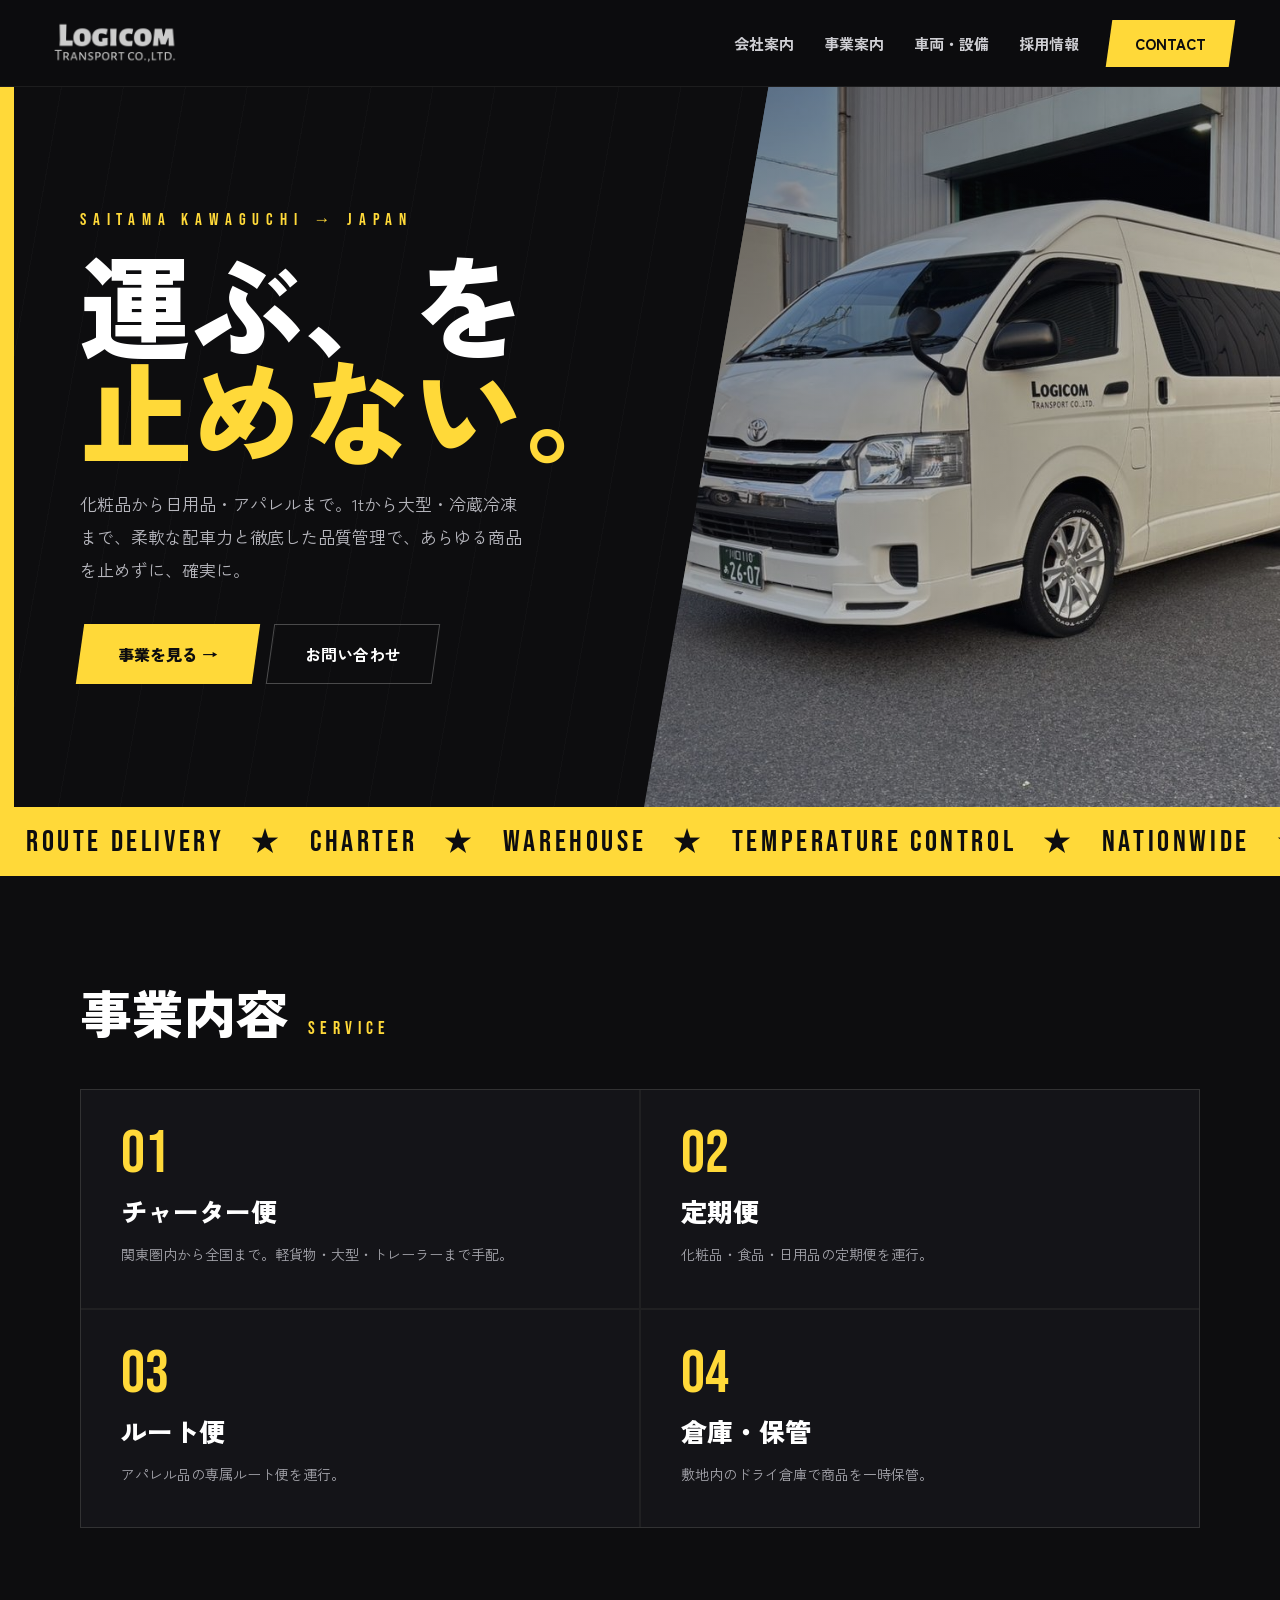
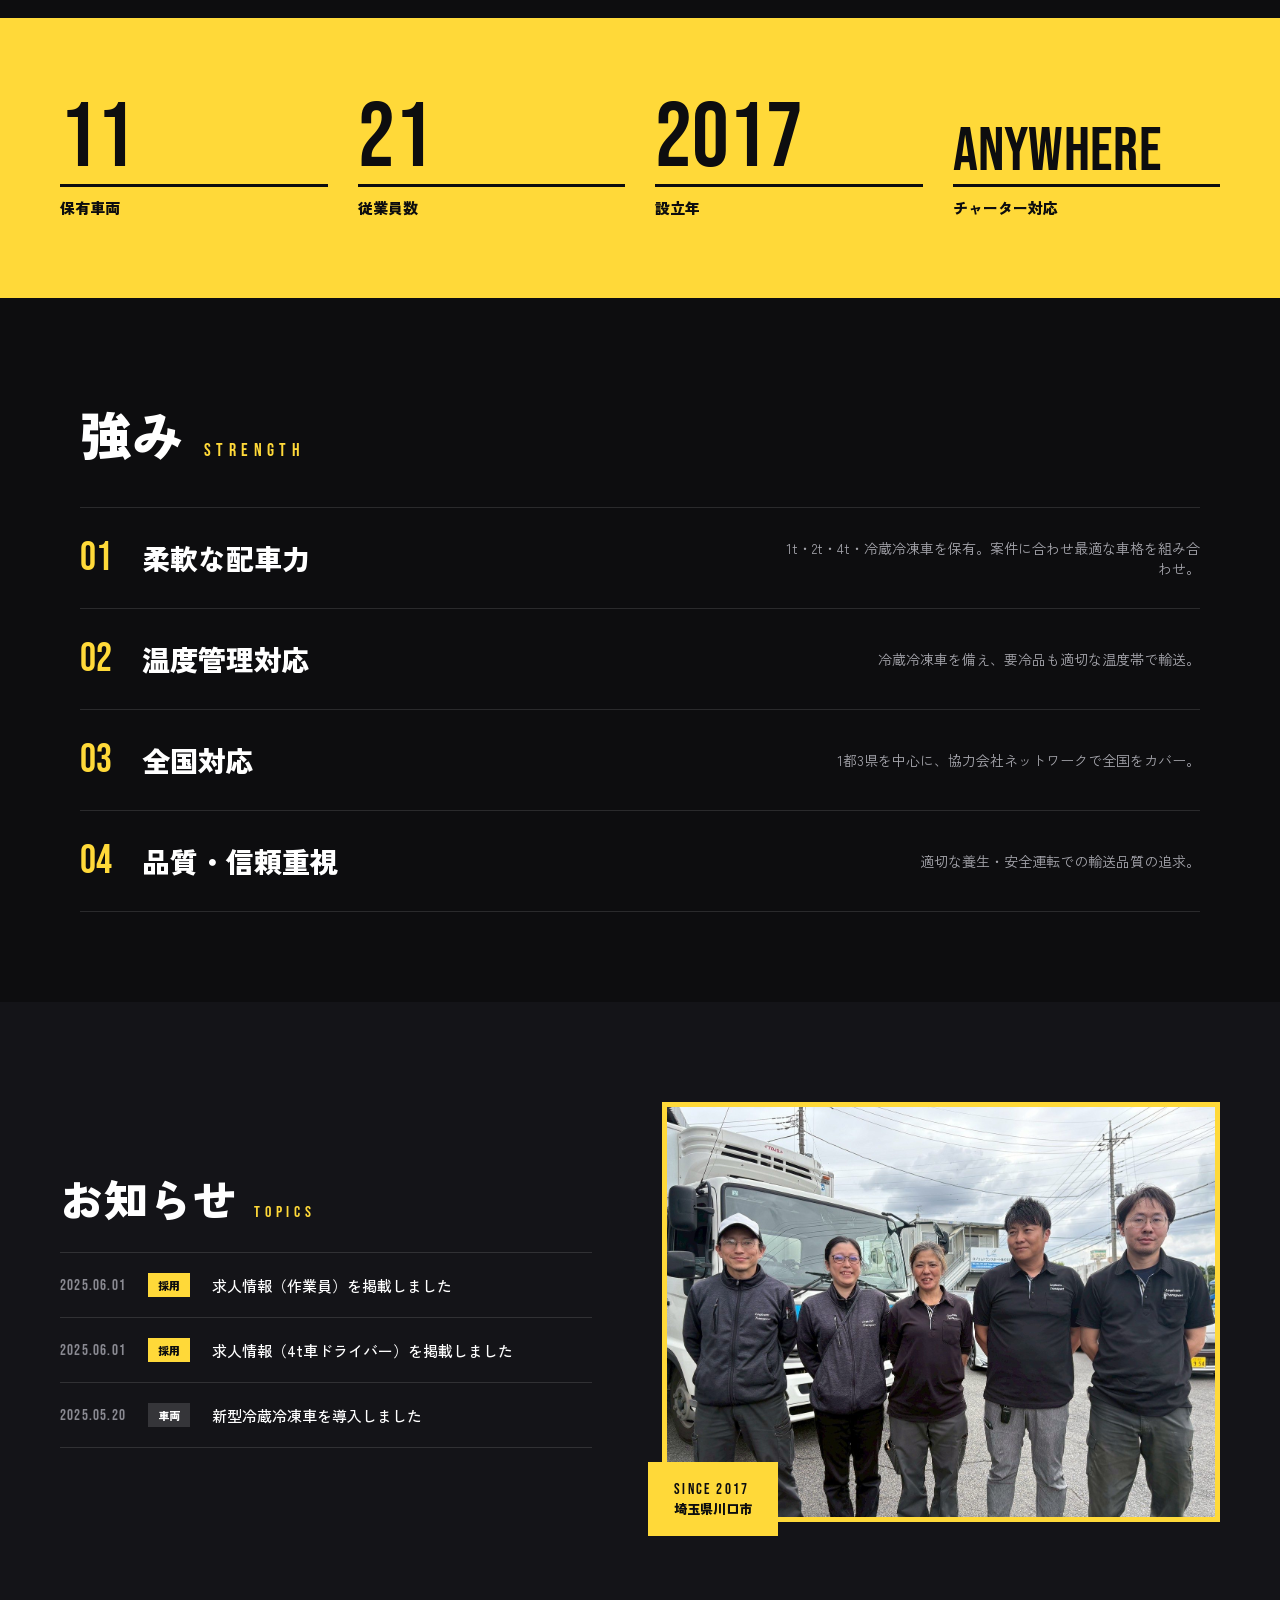
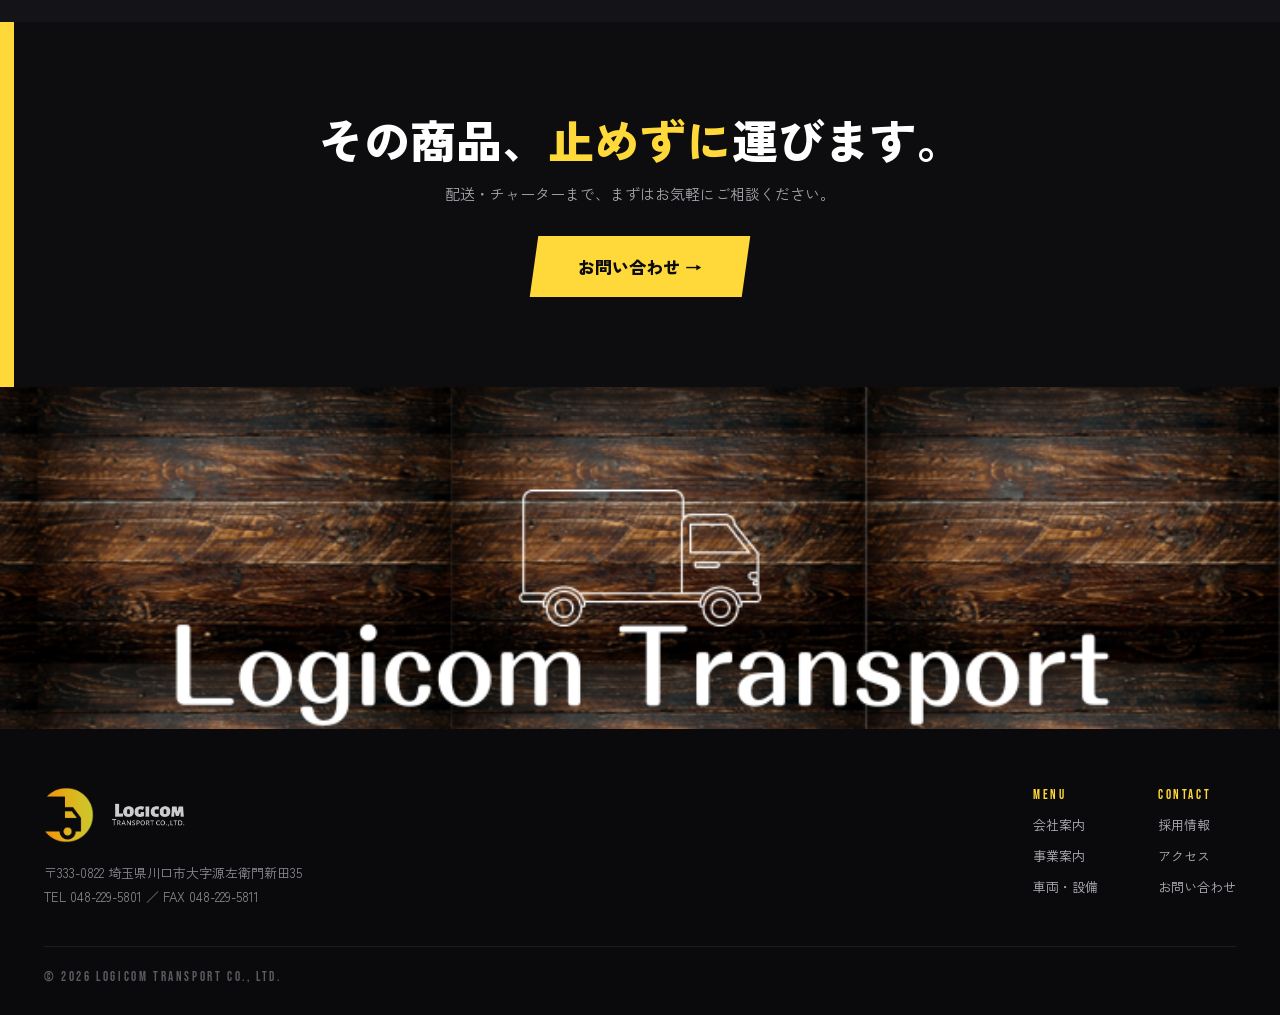
<file: index.html>
<!DOCTYPE html>
<html lang="ja">
<head>
<meta charset="utf-8">
<meta name="viewport" content="width=device-width, initial-scale=1">
<title>ロジコムトランスポート株式会社｜運ぶ、を止めない。 | 埼玉・川口の輸送会社</title>
<meta name="description" content="埼玉県川口市のロジコムトランスポート株式会社。化粧品・食品・日用品・アパレルまで、1tから大型・冷蔵冷凍まで、柔軟な配車力と徹底した品質管理で、チャーター便・定期便・ルート便・倉庫保管を提供します。">
<meta property="og:title" content="ロジコムトランスポート株式会社｜運ぶ、を止めない。 | 埼玉・川口の輸送会社">
<meta property="og:description" content="埼玉県川口市のロジコムトランスポート株式会社。化粧品・食品・日用品・アパレルまで、1tから大型・冷蔵冷凍まで、柔軟な配車力と徹底した品質管理で、チャーター便・定期便・ルート便・倉庫保管を提供します。">
<meta property="og:type" content="website">
<meta property="og:image" content="assets/photo-01.jpg">
<meta name="theme-color" content="#0d0d0f">
<link rel="icon" href="assets/logo-mark-circle.png">
<link rel="preconnect" href="https://fonts.googleapis.com">
<link rel="preconnect" href="https://fonts.gstatic.com" crossorigin="">
<link href="https://fonts.googleapis.com/css2?family=Zen+Kaku+Gothic+New:wght@400;500;700;900&amp;family=Bebas+Neue&amp;display=swap" rel="stylesheet">
<style>
  *{box-sizing:border-box}
  html,body{margin:0;padding:0}
  body{font-family:'Zen Kaku Gothic New',sans-serif;-webkit-font-smoothing:antialiased;background:#0d0d0f}
  a{color:inherit}
  @keyframes lcMarquee{from{transform:translateX(0)}to{transform:translateX(-50%)}}
</style>
<style>
[data-reveal]{opacity:0;transform:translateY(26px)}
[data-reveal].is-visible{opacity:1;transform:none}
@media (prefers-reduced-motion: reduce){[data-reveal]{opacity:1;transform:none}}
.g0:hover{background:#fff !important}
.g1:hover{background:#fff !important}
.g2:hover{background:rgba(255,255,255,.1) !important}
.g3:hover{background:#1b1b21 !important}
.g4:hover{background:#1b1b21 !important}
.g5:hover{background:#1b1b21 !important}
.g6:hover{background:#1b1b21 !important}
.g7:hover{opacity:.7 !important}
.g8:hover{opacity:.7 !important}
.g9:hover{opacity:.7 !important}
.g10:hover{background:#fff !important}
</style>
<link rel="stylesheet" href="styles.css?v=5">
</head>
<body>
<div style="background:#0d0d0f;color:#fff;font-family:'Zen Kaku Gothic New',sans-serif;overflow-x:hidden">

  <!-- ===== HEADER ===== -->
  <header style="position:sticky;top:0;z-index:50;display:flex;align-items:center;justify-content:space-between;padding:15px 44px;background:rgba(13,13,15,.86);backdrop-filter:blur(10px);border-bottom:1px solid rgba(255,255,255,.07)">
    <a href="index.html" style="display:flex;align-items:center;gap:14px;text-decoration:none">
      <img src="assets/logo-name-white.png" alt="ロジコムトランスポート株式会社" style="height:40px;display:block">
    </a>
    <nav style="display:flex;align-items:center;gap:26px">
      <a href="company.html" style="font-size:13px;font-weight:700;color:#cfcfd4;text-decoration:none">会社案内</a>
      <a href="service.html" style="font-size:13px;font-weight:700;color:#cfcfd4;text-decoration:none">事業案内</a>
      <a href="vehicles.html" style="font-size:13px;font-weight:700;color:#cfcfd4;text-decoration:none">車両・設備</a>
      <a href="recruit.html" style="font-size:13px;font-weight:700;color:#cfcfd4;text-decoration:none">採用情報</a>
      <a href="contact.html" style="background:#FFD939;color:#0d0d0f;font-size:13px;font-weight:900;padding:11px 22px;text-decoration:none;transform:skewX(-8deg)" class="g0"><span style="display:inline-block;transform:skewX(8deg)">CONTACT</span></a>
    </nav>
  </header>

  <!-- ===== HERO ===== -->
  <section style="position:relative;min-height:720px;overflow:hidden;display:flex;align-items:center">
    <div style="position:absolute;inset:0;background:repeating-linear-gradient(100deg,transparent 0 60px,rgba(255,255,255,.018) 60px 61px)"></div>
    <div style="position:absolute;right:0;top:0;bottom:0;width:54%;background-image:linear-gradient(135deg,rgba(13,13,15,.55),rgba(13,13,15,.05)),url('assets/photo-01.jpg');background-size:cover,130%;background-position:left center;background-repeat:no-repeat;clip-path:polygon(26% 0,100% 0,100% 100%,8% 100%)"></div>
    <div style="position:absolute;left:0;top:0;bottom:0;width:14px;background:#FFD939"></div>
    <div style="position:relative;max-width:1240px;margin:0 auto;padding:0 60px;width:100%">
      <div style="font-family:'Bebas Neue',sans-serif;font-size:17px;letter-spacing:.4em;color:#FFD939;margin-bottom:20px">SAITAMA KAWAGUCHI → JAPAN</div>
      <h1 style="font-weight:900;font-size:112px;line-height:.94;letter-spacing:-.01em;margin:0 0 26px">運ぶ、を<br><span style="color:#FFD939">止めない。</span></h1>
      <p style="font-size:17px;line-height:1.95;color:#b6b6bd;max-width:450px;margin:0 0 38px">化粧品から日用品・アパレルまで。1tから大型・冷蔵冷凍まで、柔軟な配車力と徹底した品質管理で、あらゆる商品を止めずに、確実に。</p>
      <div style="display:flex;gap:14px">
        <a href="service.html" style="display:inline-flex;align-items:center;gap:10px;background:#FFD939;color:#0d0d0f;font-size:16px;font-weight:900;padding:17px 38px;text-decoration:none;transform:skewX(-8deg)" class="g1"><span style="display:inline-block;transform:skewX(8deg)">事業を見る →</span></a>
        <a href="contact.html" style="display:inline-flex;align-items:center;gap:10px;border:1px solid rgba(255,255,255,.25);color:#fff;font-size:16px;font-weight:700;padding:17px 34px;text-decoration:none;transform:skewX(-8deg)" class="g2"><span style="display:inline-block;transform:skewX(8deg)">お問い合わせ</span></a>
      </div>
    </div>
  </section>

  <!-- ===== MARQUEE ===== -->
  <div style="background:#FFD939;overflow:hidden;padding:14px 0;white-space:nowrap">
    <div style="display:inline-block;animation:lcMarquee 22s linear infinite;font-family:'Bebas Neue',sans-serif;font-size:30px;letter-spacing:.12em;color:#0d0d0f">
      <span style="margin:0 26px">ROUTE DELIVERY</span>★<span style="margin:0 26px">CHARTER</span>★<span style="margin:0 26px">WAREHOUSE</span>★<span style="margin:0 26px">TEMPERATURE CONTROL</span>★<span style="margin:0 26px">NATIONWIDE</span>★<span style="margin:0 26px">ROUTE DELIVERY</span>★<span style="margin:0 26px">CHARTER</span>★<span style="margin:0 26px">WAREHOUSE</span>★<span style="margin:0 26px">TEMPERATURE CONTROL</span>★<span style="margin:0 26px">NATIONWIDE</span>★
    </div>
  </div>

  <!-- ===== SERVICES ===== -->
  <section style="max-width:1240px;margin:0 auto;padding:110px 60px 90px">
    <div data-reveal="" style="transition:opacity .7s ease,transform .7s ease;display:flex;align-items:baseline;gap:20px;margin-bottom:50px">
      <h2 style="font-weight:900;font-size:52px;margin:0;line-height:1">事業内容</h2>
      <span style="font-family:'Bebas Neue',sans-serif;font-size:18px;letter-spacing:.3em;color:#FFD939">SERVICE</span>
    </div>
    <div style="display:grid;grid-template-columns:repeat(2,1fr);gap:2px;background:rgba(255,255,255,.08);border:1px solid rgba(255,255,255,.08)">
      <a href="service.html" data-reveal="" style="transition:opacity .7s ease .05s,transform .7s ease .05s;background:#141418;padding:40px;text-decoration:none;color:#fff;display:block" class="g3">
        <div style="font-family:'Bebas Neue',sans-serif;font-size:60px;color:#FFD939;line-height:.8">01</div>
        <h3 style="font-size:26px;font-weight:900;margin:14px 0 12px">チャーター便</h3>
        <p style="font-size:14px;line-height:1.9;color:#a5a5ac;margin:0">関東圏内から全国まで。軽貨物・大型・トレーラーまで手配。</p>
      </a>
      <a href="service.html" data-reveal="" style="transition:opacity .7s ease .12s,transform .7s ease .12s;background:#141418;padding:40px;text-decoration:none;color:#fff;display:block" class="g4">
        <div style="font-family:'Bebas Neue',sans-serif;font-size:60px;color:#FFD939;line-height:.8">02</div>
        <h3 style="font-size:26px;font-weight:900;margin:14px 0 12px">定期便</h3>
        <p style="font-size:14px;line-height:1.9;color:#a5a5ac;margin:0">化粧品・食品・日用品の定期便を運行。</p>
      </a>
      <a href="service.html" data-reveal="" style="transition:opacity .7s ease .19s,transform .7s ease .19s;background:#141418;padding:40px;text-decoration:none;color:#fff;display:block" class="g5">
        <div style="font-family:'Bebas Neue',sans-serif;font-size:60px;color:#FFD939;line-height:.8">03</div>
        <h3 style="font-size:26px;font-weight:900;margin:14px 0 12px">ルート便</h3>
        <p style="font-size:14px;line-height:1.9;color:#a5a5ac;margin:0">アパレル品の専属ルート便を運行。</p>
      </a>
      <a href="service.html" data-reveal="" style="transition:opacity .7s ease .26s,transform .7s ease .26s;background:#141418;padding:40px;text-decoration:none;color:#fff;display:block" class="g6">
        <div style="font-family:'Bebas Neue',sans-serif;font-size:60px;color:#FFD939;line-height:.8">04</div>
        <h3 style="font-size:26px;font-weight:900;margin:14px 0 12px">倉庫・保管</h3>
        <p style="font-size:14px;line-height:1.9;color:#a5a5ac;margin:0">敷地内のドライ倉庫で商品を一時保管。</p>
      </a>
    </div>
  </section>

  <!-- ===== BIG STATS ===== -->
  <section style="background:#FFD939;color:#0d0d0f;padding:80px 60px">
    <div style="max-width:1240px;margin:0 auto;display:grid;grid-template-columns:repeat(4,1fr);gap:30px">
      <div data-reveal="" style="transition:opacity .7s ease,transform .7s ease"><div style="font-family:'Bebas Neue',sans-serif;font-size:92px;line-height:.85;height:80px;display:flex;align-items:flex-end">11</div><div style="font-size:15px;font-weight:900;border-top:3px solid #0d0d0f;padding-top:10px;margin-top:6px">保有車両</div></div>
      <div data-reveal="" style="transition:opacity .7s ease .08s,transform .7s ease .08s"><div style="font-family:'Bebas Neue',sans-serif;font-size:92px;line-height:.85;height:80px;display:flex;align-items:flex-end">21</div><div style="font-size:15px;font-weight:900;border-top:3px solid #0d0d0f;padding-top:10px;margin-top:6px">従業員数</div></div>
      <div data-reveal="" style="transition:opacity .7s ease .16s,transform .7s ease .16s"><div style="font-family:'Bebas Neue',sans-serif;font-size:92px;line-height:.85;height:80px;display:flex;align-items:flex-end">2017</div><div style="font-size:15px;font-weight:900;border-top:3px solid #0d0d0f;padding-top:10px;margin-top:6px">設立年</div></div>
      <div data-reveal="" style="transition:opacity .7s ease .24s,transform .7s ease .24s"><div class="lc-stat-any" style="font-family:'Bebas Neue',sans-serif;font-size:62px;line-height:.85;height:80px;display:flex;align-items:flex-end">ANYWHERE</div><div style="font-size:15px;font-weight:900;border-top:3px solid #0d0d0f;padding-top:10px;margin-top:6px">チャーター対応</div></div>
    </div>
  </section>

  <!-- ===== STRENGTHS ===== -->
  <section style="max-width:1240px;margin:0 auto;padding:110px 60px 90px">
    <div data-reveal="" style="transition:opacity .7s ease,transform .7s ease;display:flex;align-items:baseline;gap:20px;margin-bottom:46px">
      <h2 style="font-weight:900;font-size:52px;margin:0;line-height:1">強み</h2>
      <span style="font-family:'Bebas Neue',sans-serif;font-size:18px;letter-spacing:.3em;color:#FFD939">STRENGTH</span>
    </div>
    <div data-reveal="" style="transition:opacity .7s ease,transform .7s ease;display:flex;justify-content:space-between;align-items:center;gap:30px;padding:26px 0;border-top:1px solid rgba(255,255,255,.12)"><div style="display:flex;align-items:center;gap:30px"><span style="font-family:'Bebas Neue',sans-serif;font-size:40px;color:#FFD939">01</span><h3 style="font-size:28px;font-weight:900;margin:0">柔軟な配車力</h3></div><p style="font-size:14px;color:#a5a5ac;max-width:420px;margin:0;text-align:right">1t・2t・4t・冷蔵冷凍車を保有。案件に合わせ最適な車格を組み合わせ。</p></div>
    <div data-reveal="" style="transition:opacity .7s ease .06s,transform .7s ease .06s;display:flex;justify-content:space-between;align-items:center;gap:30px;padding:26px 0;border-top:1px solid rgba(255,255,255,.12)"><div style="display:flex;align-items:center;gap:30px"><span style="font-family:'Bebas Neue',sans-serif;font-size:40px;color:#FFD939">02</span><h3 style="font-size:28px;font-weight:900;margin:0">温度管理対応</h3></div><p style="font-size:14px;color:#a5a5ac;max-width:420px;margin:0;text-align:right">冷蔵冷凍車を備え、要冷品も適切な温度帯で輸送。</p></div>
    <div data-reveal="" style="transition:opacity .7s ease .12s,transform .7s ease .12s;display:flex;justify-content:space-between;align-items:center;gap:30px;padding:26px 0;border-top:1px solid rgba(255,255,255,.12)"><div style="display:flex;align-items:center;gap:30px"><span style="font-family:'Bebas Neue',sans-serif;font-size:40px;color:#FFD939">03</span><h3 style="font-size:28px;font-weight:900;margin:0">全国対応</h3></div><p style="font-size:14px;color:#a5a5ac;max-width:420px;margin:0;text-align:right">1都3県を中心に、協力会社ネットワークで全国をカバー。</p></div>
    <div data-reveal="" style="transition:opacity .7s ease .18s,transform .7s ease .18s;display:flex;justify-content:space-between;align-items:center;gap:30px;padding:26px 0;border-top:1px solid rgba(255,255,255,.12);border-bottom:1px solid rgba(255,255,255,.12)"><div style="display:flex;align-items:center;gap:30px"><span style="font-family:'Bebas Neue',sans-serif;font-size:40px;color:#FFD939">04</span><h3 style="font-size:28px;font-weight:900;margin:0">品質・信頼重視</h3></div><p style="font-size:14px;color:#a5a5ac;max-width:420px;margin:0;text-align:right">適切な養生・安全運転での輸送品質の追求。</p></div>
  </section>

  <!-- ===== TOPICS + COMPANY ===== -->
  <section style="background:#141418;padding:100px 60px">
    <div style="max-width:1240px;margin:0 auto;display:grid;grid-template-columns:1fr 1.05fr;gap:70px;align-items:center">
      <div data-reveal="" style="transition:opacity .7s ease,transform .7s ease">
        <div style="display:flex;align-items:baseline;gap:18px;margin-bottom:30px"><h2 style="font-weight:900;font-size:44px;margin:0;line-height:1">お知らせ</h2><span style="font-family:'Bebas Neue',sans-serif;font-size:16px;letter-spacing:.3em;color:#FFD939">TOPICS</span></div>
        <a href="recruit.html" style="display:flex;gap:22px;align-items:center;padding:20px 0;border-top:1px solid rgba(255,255,255,.12);text-decoration:none;color:#fff" class="g7"><span style="font-family:'Bebas Neue',sans-serif;font-size:15px;letter-spacing:.08em;color:#8a8a92;flex:none">2025.06.01</span><span style="font-size:11px;font-weight:900;background:#FFD939;color:#0d0d0f;padding:4px 10px;flex:none">採用</span><span style="font-size:15px;font-weight:500">求人情報（作業員）を掲載しました</span></a>
        <a href="recruit.html" style="display:flex;gap:22px;align-items:center;padding:20px 0;border-top:1px solid rgba(255,255,255,.12);text-decoration:none;color:#fff" class="g8"><span style="font-family:'Bebas Neue',sans-serif;font-size:15px;letter-spacing:.08em;color:#8a8a92;flex:none">2025.06.01</span><span style="font-size:11px;font-weight:900;background:#FFD939;color:#0d0d0f;padding:4px 10px;flex:none">採用</span><span style="font-size:15px;font-weight:500">求人情報（4t車ドライバー）を掲載しました</span></a>
        <a href="vehicles.html" style="display:flex;gap:22px;align-items:center;padding:20px 0;border-top:1px solid rgba(255,255,255,.12);border-bottom:1px solid rgba(255,255,255,.12);text-decoration:none;color:#fff" class="g9"><span style="font-family:'Bebas Neue',sans-serif;font-size:15px;letter-spacing:.08em;color:#8a8a92;flex:none">2025.05.20</span><span style="font-size:11px;font-weight:900;background:rgba(255,255,255,.14);color:#fff;padding:4px 10px;flex:none">車両</span><span style="font-size:15px;font-weight:500">新型冷蔵冷凍車を導入しました</span></a>
      </div>
      <div data-reveal="" style="transition:opacity .7s ease .1s,transform .7s ease .1s;position:relative">
        <div style="height:420px;background-image:url('assets/photo-team.jpg');background-size:cover;background-position:center;border:5px solid #FFD939"></div>
        <div style="position:absolute;left:-14px;bottom:-14px;background:#FFD939;color:#0d0d0f;padding:18px 26px"><div style="font-family:'Bebas Neue',sans-serif;font-size:15px;letter-spacing:.16em">SINCE 2017</div><div style="font-size:13px;font-weight:900">埼玉県川口市</div></div>
      </div>
    </div>
  </section>

  <!-- ===== CTA ===== -->
  <section style="position:relative;padding:90px 60px;overflow:hidden;background:#0d0d0f">
    <div style="position:absolute;left:0;top:0;bottom:0;width:14px;background:#FFD939"></div>
    <div style="max-width:1000px;margin:0 auto;text-align:center">
      <h2 style="font-weight:900;font-size:46px;margin:0 0 16px;line-height:1.2">その商品、<span style="color:#FFD939">止めずに</span>運びます。</h2>
      <p style="font-size:15px;color:#a5a5ac;margin:0 0 32px">配送・チャーターまで、まずはお気軽にご相談ください。</p>
      <a href="contact.html" style="display:inline-flex;align-items:center;gap:10px;background:#FFD939;color:#0d0d0f;font-size:17px;font-weight:900;padding:18px 44px;text-decoration:none;transform:skewX(-8deg)" class="g10"><span style="display:inline-block;transform:skewX(8deg)">お問い合わせ →</span></a>
    </div>
  </section>

  <!-- ===== WOOD BAND ===== -->
  <div style="background:#0a0a0c;font-size:0"><img src="assets/header-wood.png" alt="Logicom Transport" style="display:block;width:100%;height:auto"></div>

  <!-- ===== FOOTER ===== -->
  <footer style="background:#0a0a0c;padding:58px 44px 30px">
    <div style="max-width:1240px;margin:0 auto;display:flex;justify-content:space-between;flex-wrap:wrap;gap:40px">
      <div style="max-width:360px">
        <div style="display:flex;align-items:center;gap:14px;margin-bottom:18px">
          <img src="assets/logo-mark-circle.png" alt="" style="height:56px;display:block">
          <img src="assets/logo-name-white.png" alt="ロジコムトランスポート株式会社" style="height:30px;display:block">
        </div>
        <p style="font-size:13px;line-height:1.9;color:#8a8a92;margin:0">〒333-0822 埼玉県川口市大字源左衛門新田35<br>TEL 048-229-5801 ／ FAX 048-229-5811</p>
      </div>
      <div style="display:flex;gap:60px;flex-wrap:wrap">
        <div style="display:flex;flex-direction:column;gap:12px"><span style="font-family:'Bebas Neue',sans-serif;font-size:13px;letter-spacing:.2em;color:#FFD939">MENU</span><a href="company.html" style="font-size:13px;color:#b0b0b8;text-decoration:none">会社案内</a><a href="service.html" style="font-size:13px;color:#b0b0b8;text-decoration:none">事業案内</a><a href="vehicles.html" style="font-size:13px;color:#b0b0b8;text-decoration:none">車両・設備</a></div>
        <div style="display:flex;flex-direction:column;gap:12px"><span style="font-family:'Bebas Neue',sans-serif;font-size:13px;letter-spacing:.2em;color:#FFD939">CONTACT</span><a href="recruit.html" style="font-size:13px;color:#b0b0b8;text-decoration:none">採用情報</a><a href="access.html" style="font-size:13px;color:#b0b0b8;text-decoration:none">アクセス</a><a href="contact.html" style="font-size:13px;color:#b0b0b8;text-decoration:none">お問い合わせ</a></div>
      </div>
    </div>
    <div style="max-width:1240px;margin:36px auto 0;padding-top:22px;border-top:1px solid rgba(255,255,255,.08);font-family:'Bebas Neue',sans-serif;font-size:13px;letter-spacing:.2em;color:#5b5b63">© 2026 LOGICOM TRANSPORT CO., LTD.</div>
  </footer>

</div>
<script>
(function(){
  var els=[].slice.call(document.querySelectorAll('[data-reveal]'));
  if(!els.length)return;
  function show(e){e.classList.add('is-visible');}
  if('IntersectionObserver' in window){
    var io=new IntersectionObserver(function(ents){
      ents.forEach(function(en){if(en.isIntersecting){show(en.target);io.unobserve(en.target);}});
    },{threshold:0.08,rootMargin:'0px 0px -6% 0px'});
    els.forEach(function(e){io.observe(e);});
    setTimeout(function(){els.forEach(show);},1800);
  } else { els.forEach(show); }
})();
</script>
<script src="menu.js?v=5"></script>
</body>
</html>
</file>
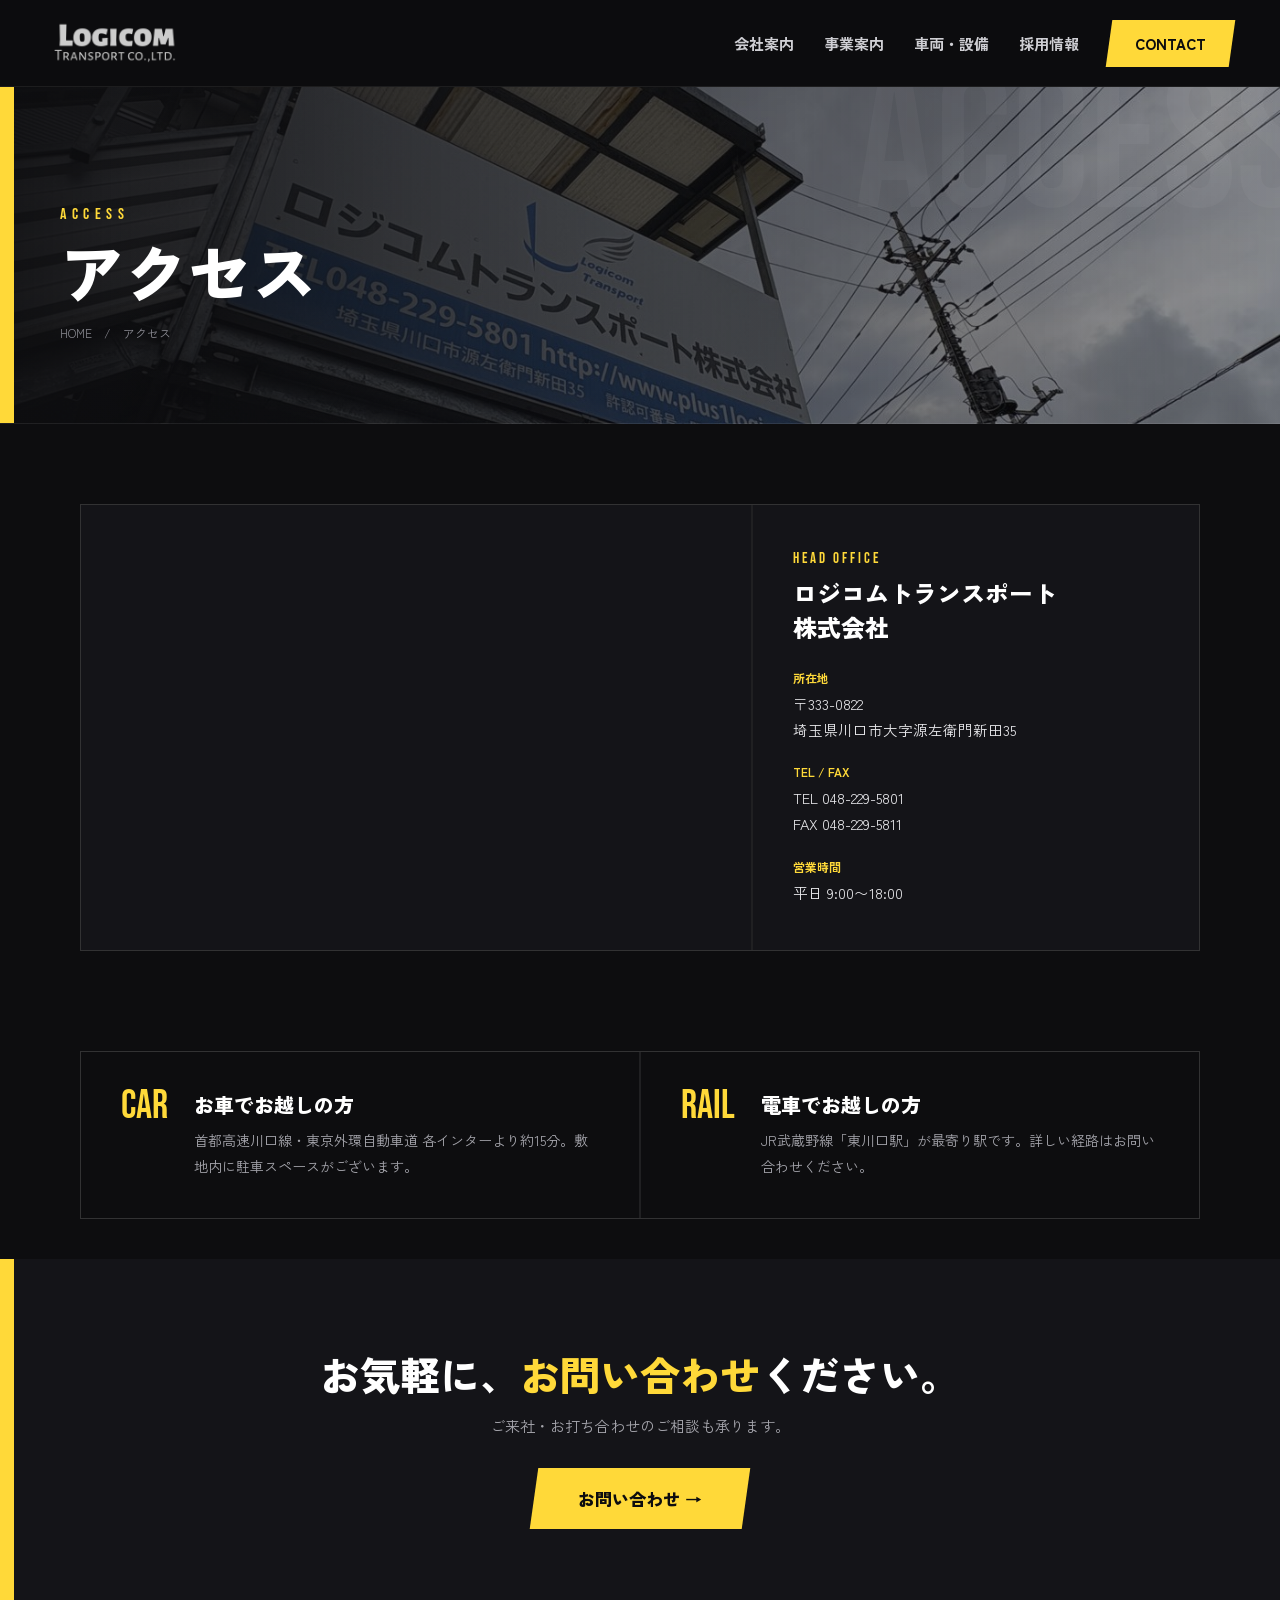
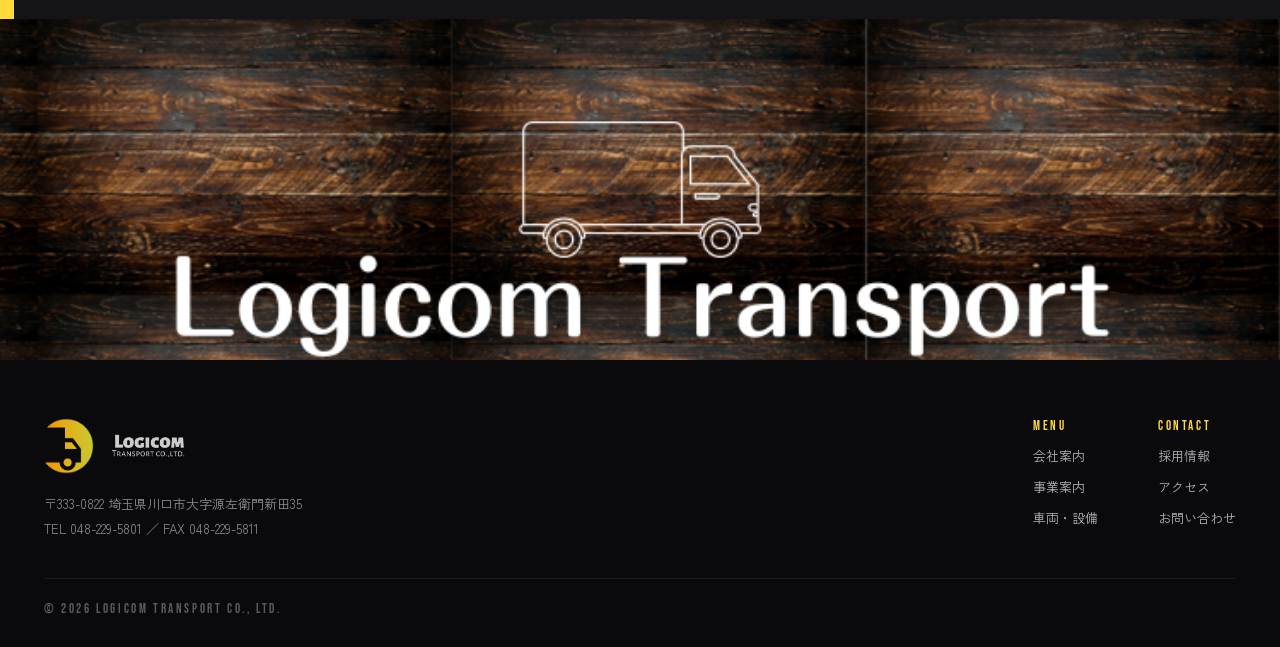
<file: access.html>
<!DOCTYPE html>
<html lang="ja">
<head>
<meta charset="utf-8">
<meta name="viewport" content="width=device-width, initial-scale=1">
<title>アクセス｜ロジコムトランスポート株式会社</title>
<meta name="description" content="ロジコムトランスポート株式会社 本社アクセス。〒333-0822 埼玉県川口市大字源左衛門新田35。">
<meta property="og:title" content="アクセス｜ロジコムトランスポート株式会社">
<meta property="og:description" content="ロジコムトランスポート株式会社 本社アクセス。〒333-0822 埼玉県川口市大字源左衛門新田35。">
<meta property="og:type" content="website">
<meta property="og:image" content="assets/photo-01.jpg">
<meta name="theme-color" content="#0d0d0f">
<link rel="icon" href="assets/logo-mark-circle.png">
<link rel="preconnect" href="https://fonts.googleapis.com">
<link rel="preconnect" href="https://fonts.gstatic.com" crossorigin>
<link href="https://fonts.googleapis.com/css2?family=Zen+Kaku+Gothic+New:wght@400;500;700;900&family=Bebas+Neue&display=swap" rel="stylesheet">
<style>
  *{box-sizing:border-box}
  html,body{margin:0;padding:0}
  body{font-family:'Zen Kaku Gothic New',sans-serif;-webkit-font-smoothing:antialiased;background:#0d0d0f}
  a{color:inherit}
</style>
<style>
[data-reveal]{opacity:0;transform:translateY(26px)}
[data-reveal].is-visible{opacity:1;transform:none}
@media (prefers-reduced-motion: reduce){[data-reveal]{opacity:1;transform:none}}
.g0:hover{background:#fff !important}
.g1:hover{background:#fff !important}
</style>
<link rel="stylesheet" href="styles.css?v=5">
</head>
<body>
<div style="background:#0d0d0f;color:#fff;font-family:'Zen Kaku Gothic New',sans-serif;overflow-x:hidden">

  <!-- ===== HEADER ===== -->
  <header style="position:sticky;top:0;z-index:50;display:flex;align-items:center;justify-content:space-between;padding:15px 44px;background:rgba(13,13,15,.86);backdrop-filter:blur(10px);border-bottom:1px solid rgba(255,255,255,.07)">
    <a href="index.html" style="display:flex;align-items:center;gap:14px;text-decoration:none">
      <img src="assets/logo-name-white.png" alt="ロジコムトランスポート株式会社" style="height:40px;display:block">
    </a>
    <nav style="display:flex;align-items:center;gap:26px">
      <a href="company.html" style="font-size:13px;font-weight:700;color:#cfcfd4;text-decoration:none">会社案内</a>
      <a href="service.html" style="font-size:13px;font-weight:700;color:#cfcfd4;text-decoration:none">事業案内</a>
      <a href="vehicles.html" style="font-size:13px;font-weight:700;color:#cfcfd4;text-decoration:none">車両・設備</a>
      <a href="recruit.html" style="font-size:13px;font-weight:700;color:#cfcfd4;text-decoration:none">採用情報</a>
      <a href="contact.html" style="background:#FFD939;color:#0d0d0f;font-size:13px;font-weight:900;padding:11px 22px;text-decoration:none;transform:skewX(-8deg)" class="g0"><span style="display:inline-block;transform:skewX(8deg)">CONTACT</span></a>
    </nav>
  </header>

  <!-- ===== PAGE HERO ===== -->
  <section style="position:relative;padding:118px 60px 82px;overflow:hidden;border-bottom:1px solid rgba(255,255,255,.08);background-image:linear-gradient(90deg,rgba(13,13,15,.95),rgba(13,13,15,.66) 56%,rgba(13,13,15,.42)),url('assets/photo-sign.jpg');background-size:cover;background-position:center 42%">
    <div style="position:absolute;left:0;top:0;bottom:0;width:14px;background:#FFD939"></div>
    <div style="position:absolute;right:-30px;top:-40px;font-family:'Bebas Neue',sans-serif;font-size:200px;color:rgba(255,255,255,.035);line-height:1;pointer-events:none;white-space:nowrap">ACCESS</div>
    <div style="max-width:1240px;margin:0 auto;position:relative">
      <div style="font-family:'Bebas Neue',sans-serif;font-size:16px;letter-spacing:.35em;color:#FFD939;margin-bottom:14px">ACCESS</div>
      <h1 style="font-weight:900;font-size:64px;margin:0;line-height:1">アクセス</h1>
      <div style="margin-top:22px;font-size:12px;color:#8a8a92"><a href="index.html" style="color:#8a8a92;text-decoration:none">HOME</a>　/　アクセス</div>
    </div>
  </section>

  <!-- ===== MAP + INFO ===== -->
  <section style="max-width:1240px;margin:0 auto;padding:80px 60px 40px">
    <div style="display:grid;grid-template-columns:1.5fr 1fr;gap:2px;background:rgba(255,255,255,.08);border:1px solid rgba(255,255,255,.08)">
      <div style="min-height:440px;background:#141418">
        <iframe title="ロジコムトランスポート株式会社 地図" src="https://maps.google.com/maps?q=%E5%9F%BC%E7%8E%89%E7%9C%8C%E5%B7%9D%E5%8F%A3%E5%B8%82%E6%BA%90%E5%B7%A6%E8%A1%9B%E9%96%80%E6%96%B0%E7%94%B035&z=15&output=embed" style="width:100%;height:100%;min-height:440px;border:0;display:block;filter:grayscale(.3) contrast(1.05)"></iframe>
      </div>
      <div style="background:#141418;padding:44px 40px">
        <div style="font-family:'Bebas Neue',sans-serif;font-size:15px;letter-spacing:.2em;color:#FFD939;margin-bottom:8px">HEAD OFFICE</div>
        <h2 style="font-size:24px;font-weight:900;margin:0 0 26px;line-height:1.4">ロジコムトランスポート<br>株式会社</h2>
        <div style="display:flex;flex-direction:column;gap:20px">
          <div><div style="font-size:12px;color:#FFD939;font-weight:700;margin-bottom:5px">所在地</div><div style="font-size:14.5px;line-height:1.8;color:#e7e7ea">〒333-0822<br>埼玉県川口市大字源左衛門新田35</div></div>
          <div><div style="font-size:12px;color:#FFD939;font-weight:700;margin-bottom:5px">TEL / FAX</div><div style="font-size:14.5px;line-height:1.8;color:#e7e7ea">TEL 048-229-5801<br>FAX 048-229-5811</div></div>
          <div><div style="font-size:12px;color:#FFD939;font-weight:700;margin-bottom:5px">営業時間</div><div style="font-size:14.5px;line-height:1.8;color:#e7e7ea">平日 9:00〜18:00</div></div>
        </div>
      </div>
    </div>
  </section>

  <!-- ===== ACCESS METHODS ===== -->
  <section style="max-width:1240px;margin:0 auto;padding:60px 60px 40px">
    <div style="display:grid;grid-template-columns:repeat(2,1fr);gap:2px;background:rgba(255,255,255,.08);border:1px solid rgba(255,255,255,.08)">
      <div style="background:#0d0d0f;padding:38px 40px;display:flex;gap:26px"><span style="font-family:'Bebas Neue',sans-serif;font-size:40px;color:#FFD939;line-height:.8;flex:none">CAR</span><div><h3 style="font-size:20px;font-weight:900;margin:0 0 8px">お車でお越しの方</h3><p style="font-size:14px;line-height:1.9;color:#a5a5ac;margin:0">首都高速川口線・東京外環自動車道 各インターより約15分。敷地内に駐車スペースがございます。</p></div></div>
      <div style="background:#0d0d0f;padding:38px 40px;display:flex;gap:26px"><span style="font-family:'Bebas Neue',sans-serif;font-size:40px;color:#FFD939;line-height:.8;flex:none">RAIL</span><div><h3 style="font-size:20px;font-weight:900;margin:0 0 8px">電車でお越しの方</h3><p style="font-size:14px;line-height:1.9;color:#a5a5ac;margin:0">JR武蔵野線「東川口駅」が最寄り駅です。詳しい経路はお問い合わせください。</p></div></div>
    </div>
  </section>

  <!-- ===== CTA ===== -->
  <section style="position:relative;padding:90px 60px;overflow:hidden;background:#141418">
    <div style="position:absolute;left:0;top:0;bottom:0;width:14px;background:#FFD939"></div>
    <div style="max-width:1000px;margin:0 auto;text-align:center">
      <h2 style="font-weight:900;font-size:40px;margin:0 0 16px;line-height:1.25">お気軽に、<span style="color:#FFD939">お問い合わせ</span>ください。</h2>
      <p style="font-size:15px;color:#a5a5ac;margin:0 0 32px">ご来社・お打ち合わせのご相談も承ります。</p>
      <a href="contact.html" style="display:inline-flex;align-items:center;gap:10px;background:#FFD939;color:#0d0d0f;font-size:17px;font-weight:900;padding:18px 44px;text-decoration:none;transform:skewX(-8deg)" class="g1"><span style="display:inline-block;transform:skewX(8deg)">お問い合わせ →</span></a>
    </div>
  </section>

  <!-- ===== WOOD BAND ===== -->
  <div style="background:#0a0a0c;font-size:0"><img src="assets/header-wood.png" alt="Logicom Transport" style="display:block;width:100%;height:auto"></div>

  <!-- ===== FOOTER ===== -->
  <footer style="background:#0a0a0c;padding:58px 44px 30px">
    <div style="max-width:1240px;margin:0 auto;display:flex;justify-content:space-between;flex-wrap:wrap;gap:40px">
      <div style="max-width:360px">
        <div style="display:flex;align-items:center;gap:14px;margin-bottom:18px">
          <img src="assets/logo-mark-circle.png" alt="" style="height:56px;display:block">
          <img src="assets/logo-name-white.png" alt="ロジコムトランスポート株式会社" style="height:30px;display:block">
        </div>
        <p style="font-size:13px;line-height:1.9;color:#8a8a92;margin:0">〒333-0822 埼玉県川口市大字源左衛門新田35<br>TEL 048-229-5801 ／ FAX 048-229-5811</p>
      </div>
      <div style="display:flex;gap:60px;flex-wrap:wrap">
        <div style="display:flex;flex-direction:column;gap:12px"><span style="font-family:'Bebas Neue',sans-serif;font-size:13px;letter-spacing:.2em;color:#FFD939">MENU</span><a href="company.html" style="font-size:13px;color:#b0b0b8;text-decoration:none">会社案内</a><a href="service.html" style="font-size:13px;color:#b0b0b8;text-decoration:none">事業案内</a><a href="vehicles.html" style="font-size:13px;color:#b0b0b8;text-decoration:none">車両・設備</a></div>
        <div style="display:flex;flex-direction:column;gap:12px"><span style="font-family:'Bebas Neue',sans-serif;font-size:13px;letter-spacing:.2em;color:#FFD939">CONTACT</span><a href="recruit.html" style="font-size:13px;color:#b0b0b8;text-decoration:none">採用情報</a><a href="access.html" style="font-size:13px;color:#b0b0b8;text-decoration:none">アクセス</a><a href="contact.html" style="font-size:13px;color:#b0b0b8;text-decoration:none">お問い合わせ</a></div>
      </div>
    </div>
    <div style="max-width:1240px;margin:36px auto 0;padding-top:22px;border-top:1px solid rgba(255,255,255,.08);font-family:'Bebas Neue',sans-serif;font-size:13px;letter-spacing:.2em;color:#5b5b63">© 2026 LOGICOM TRANSPORT CO., LTD.</div>
  </footer>

</div>
<script>
(function(){
  var els=[].slice.call(document.querySelectorAll('[data-reveal]'));
  if(!els.length)return;
  function show(e){e.classList.add('is-visible');}
  if('IntersectionObserver' in window){
    var io=new IntersectionObserver(function(ents){
      ents.forEach(function(en){if(en.isIntersecting){show(en.target);io.unobserve(en.target);}});
    },{threshold:0.08,rootMargin:'0px 0px -6% 0px'});
    els.forEach(function(e){io.observe(e);});
    setTimeout(function(){els.forEach(show);},1800);
  } else { els.forEach(show); }
})();
</script>
<script src="menu.js?v=5"></script>
</body>
</html>
</file>
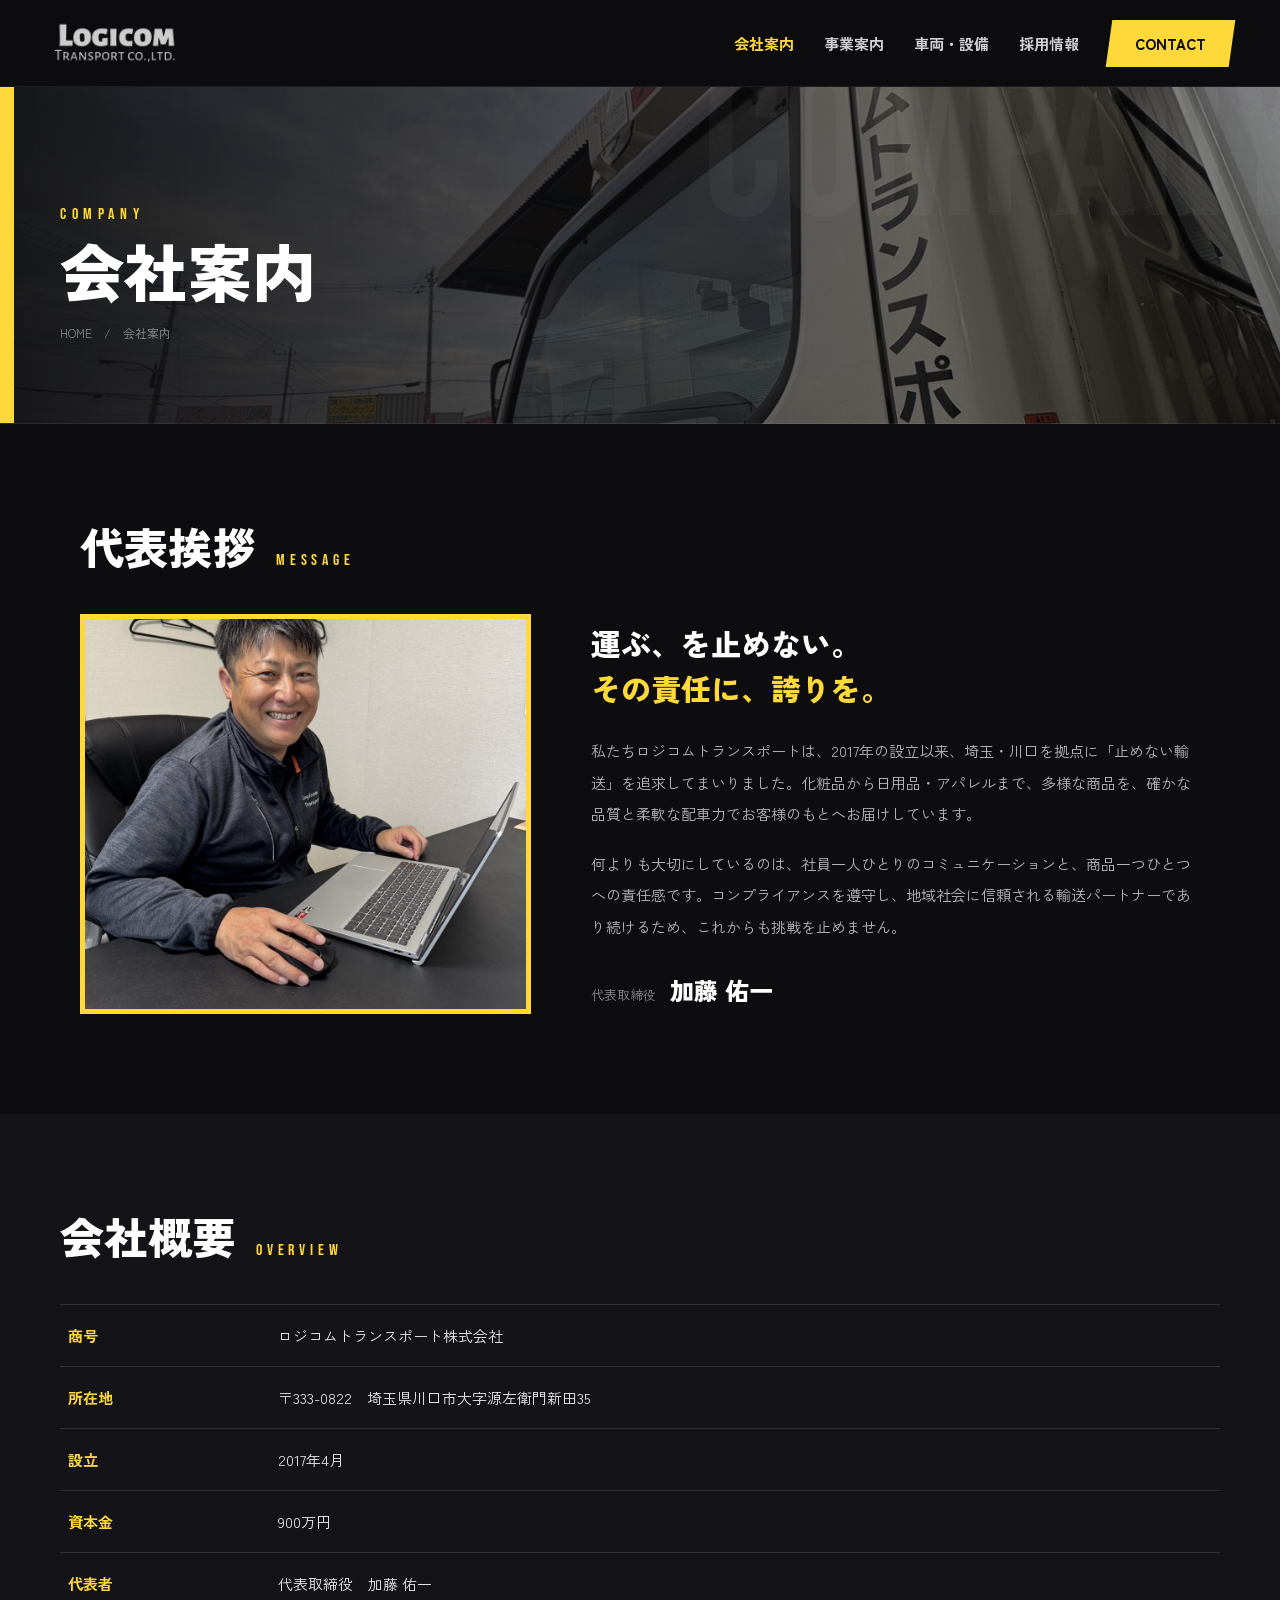
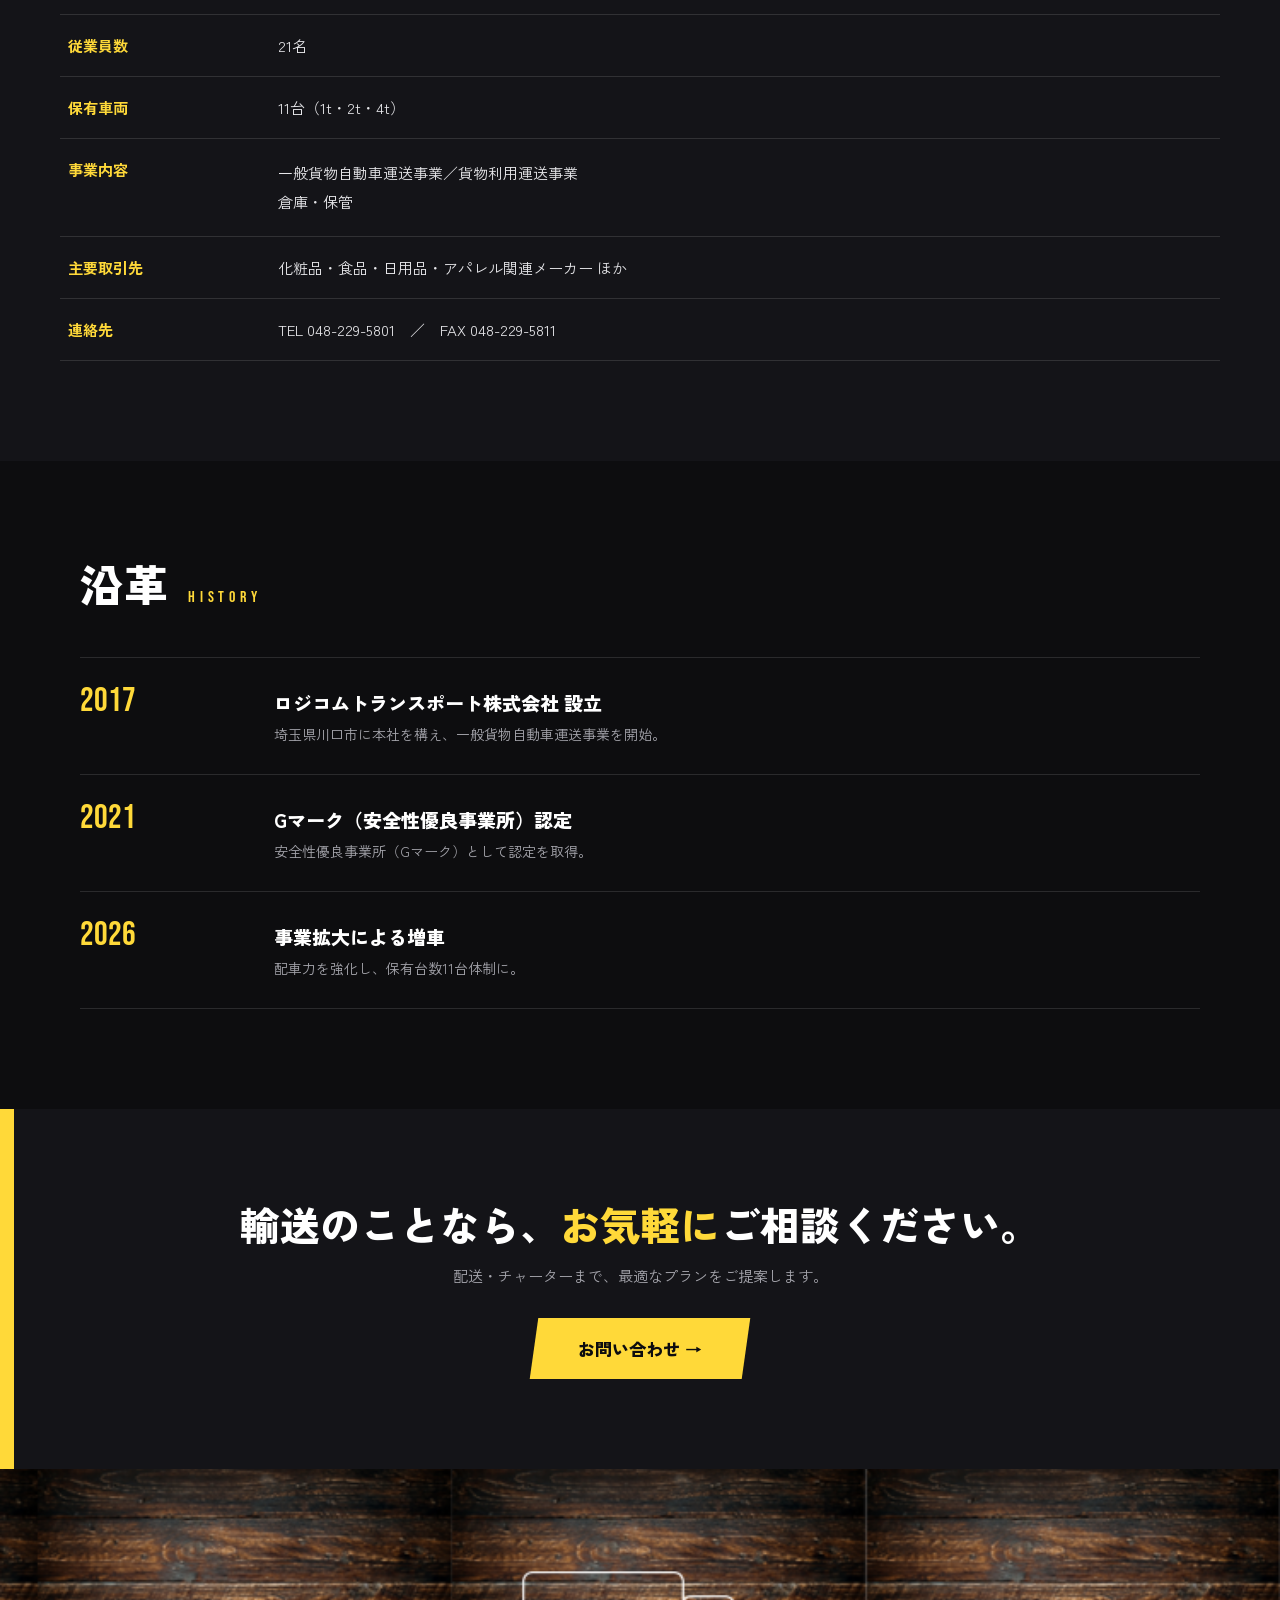
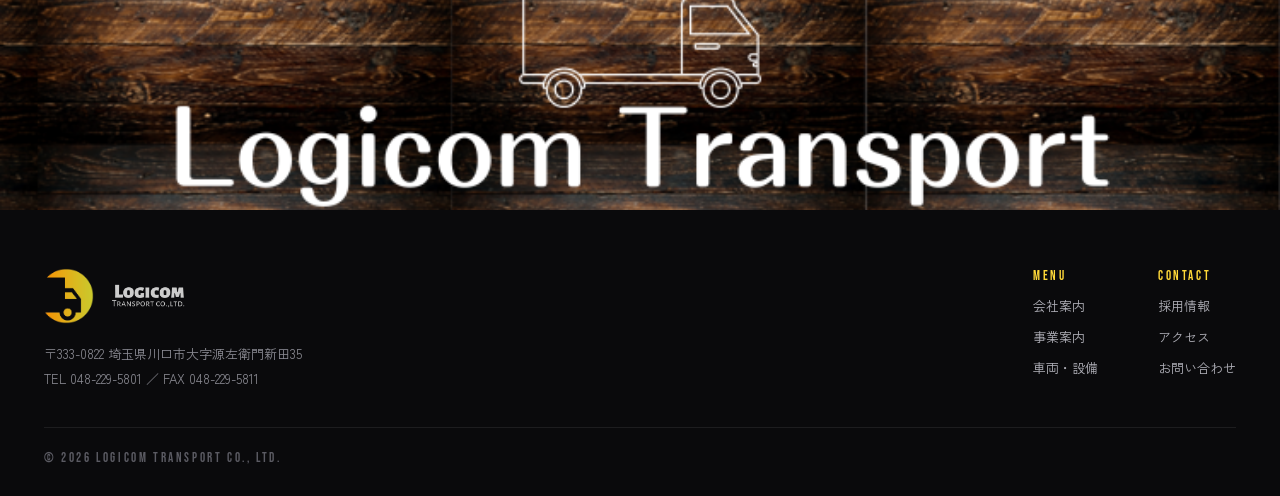
<file: company.html>
<!DOCTYPE html>
<html lang="ja">
<head>
<meta charset="utf-8">
<meta name="viewport" content="width=device-width, initial-scale=1">
<title>会社案内｜ロジコムトランスポート株式会社</title>
<meta name="description" content="ロジコムトランスポート株式会社の代表挨拶・会社概要・沿革。2017年設立、埼玉県川口市を拠点に「止めない輸送」を追求しています。">
<meta property="og:title" content="会社案内｜ロジコムトランスポート株式会社">
<meta property="og:description" content="ロジコムトランスポート株式会社の代表挨拶・会社概要・沿革。2017年設立、埼玉県川口市を拠点に「止めない輸送」を追求しています。">
<meta property="og:type" content="website">
<meta property="og:image" content="assets/photo-01.jpg">
<meta name="theme-color" content="#0d0d0f">
<link rel="icon" href="assets/logo-mark-circle.png">
<link rel="preconnect" href="https://fonts.googleapis.com">
<link rel="preconnect" href="https://fonts.gstatic.com" crossorigin>
<link href="https://fonts.googleapis.com/css2?family=Zen+Kaku+Gothic+New:wght@400;500;700;900&family=Bebas+Neue&display=swap" rel="stylesheet">
<style>
  *{box-sizing:border-box}
  html,body{margin:0;padding:0}
  body{font-family:'Zen Kaku Gothic New',sans-serif;-webkit-font-smoothing:antialiased;background:#0d0d0f}
  a{color:inherit}
</style>
<style>
[data-reveal]{opacity:0;transform:translateY(26px)}
[data-reveal].is-visible{opacity:1;transform:none}
@media (prefers-reduced-motion: reduce){[data-reveal]{opacity:1;transform:none}}
.g0:hover{background:#fff !important}
.g1:hover{background:#fff !important}
</style>
<link rel="stylesheet" href="styles.css?v=5">
</head>
<body>
<div style="background:#0d0d0f;color:#fff;font-family:'Zen Kaku Gothic New',sans-serif;overflow-x:hidden">

  <!-- ===== HEADER ===== -->
  <header style="position:sticky;top:0;z-index:50;display:flex;align-items:center;justify-content:space-between;padding:15px 44px;background:rgba(13,13,15,.86);backdrop-filter:blur(10px);border-bottom:1px solid rgba(255,255,255,.07)">
    <a href="index.html" style="display:flex;align-items:center;gap:14px;text-decoration:none">
      <img src="assets/logo-name-white.png" alt="ロジコムトランスポート株式会社" style="height:40px;display:block">
    </a>
    <nav style="display:flex;align-items:center;gap:26px">
      <a href="company.html" style="font-size:13px;font-weight:700;color:#FFD939;text-decoration:none">会社案内</a>
      <a href="service.html" style="font-size:13px;font-weight:700;color:#cfcfd4;text-decoration:none">事業案内</a>
      <a href="vehicles.html" style="font-size:13px;font-weight:700;color:#cfcfd4;text-decoration:none">車両・設備</a>
      <a href="recruit.html" style="font-size:13px;font-weight:700;color:#cfcfd4;text-decoration:none">採用情報</a>
      <a href="contact.html" style="background:#FFD939;color:#0d0d0f;font-size:13px;font-weight:900;padding:11px 22px;text-decoration:none;transform:skewX(-8deg)" class="g0"><span style="display:inline-block;transform:skewX(8deg)">CONTACT</span></a>
    </nav>
  </header>

  <!-- ===== PAGE HERO ===== -->
  <section style="position:relative;padding:118px 60px 82px;overflow:hidden;border-bottom:1px solid rgba(255,255,255,.08);background-image:linear-gradient(90deg,rgba(13,13,15,.95),rgba(13,13,15,.66) 56%,rgba(13,13,15,.42)),url('assets/photo-truck-side.jpg');background-size:cover;background-position:center 42%">
    <div style="position:absolute;left:0;top:0;bottom:0;width:14px;background:#FFD939"></div>
    <div style="position:absolute;right:-30px;top:-40px;font-family:'Bebas Neue',sans-serif;font-size:210px;color:rgba(255,255,255,.035);line-height:1;pointer-events:none;white-space:nowrap">COMPANY</div>
    <div style="max-width:1240px;margin:0 auto;position:relative">
      <div style="font-family:'Bebas Neue',sans-serif;font-size:16px;letter-spacing:.35em;color:#FFD939;margin-bottom:14px">COMPANY</div>
      <h1 style="font-weight:900;font-size:64px;margin:0;line-height:1">会社案内</h1>
      <div style="margin-top:22px;font-size:12px;color:#8a8a92"><a href="index.html" style="color:#8a8a92;text-decoration:none">HOME</a>　/　会社案内</div>
    </div>
  </section>

  <!-- ===== 代表挨拶 ===== -->
  <section style="max-width:1240px;margin:0 auto;padding:100px 60px">
    <div data-reveal style="transition:opacity .7s ease,transform .7s ease;display:flex;align-items:baseline;gap:20px;margin-bottom:44px">
      <h2 style="font-weight:900;font-size:44px;margin:0;line-height:1">代表挨拶</h2>
      <span style="font-family:'Bebas Neue',sans-serif;font-size:16px;letter-spacing:.3em;color:#FFD939">MESSAGE</span>
    </div>
    <div style="display:grid;grid-template-columns:1fr 1.35fr;gap:60px;align-items:center">
      <div data-reveal style="transition:opacity .7s ease,transform .7s ease;position:relative">
        <div style="height:400px;background-image:url('assets/photo-02.jpg');background-size:cover;background-position:center;border:5px solid #FFD939"></div>
      </div>
      <div data-reveal style="transition:opacity .7s ease .1s,transform .7s ease .1s">
        <h3 style="font-size:30px;font-weight:900;line-height:1.5;margin:0 0 24px">運ぶ、を止めない。<br><span style="color:#FFD939">その責任に、誇りを。</span></h3>
        <p style="font-size:15px;line-height:2.1;color:#b6b6bd;margin:0 0 18px">私たちロジコムトランスポートは、2017年の設立以来、埼玉・川口を拠点に「止めない輸送」を追求してまいりました。化粧品から日用品・アパレルまで、多様な商品を、確かな品質と柔軟な配車力でお客様のもとへお届けしています。</p>
        <p style="font-size:15px;line-height:2.1;color:#b6b6bd;margin:0 0 30px">何よりも大切にしているのは、社員一人ひとりのコミュニケーションと、商品一つひとつへの責任感です。コンプライアンスを遵守し、地域社会に信頼される輸送パートナーであり続けるため、これからも挑戦を止めません。</p>
        <div style="display:flex;align-items:baseline;gap:14px"><span style="font-size:13px;color:#8a8a92">代表取締役</span><span style="font-size:24px;font-weight:900">加藤 佑一</span></div>
      </div>
    </div>
  </section>

  <!-- ===== 会社概要 ===== -->
  <section style="background:#141418;padding:100px 60px">
    <div style="max-width:1240px;margin:0 auto">
      <div data-reveal style="transition:opacity .7s ease,transform .7s ease;display:flex;align-items:baseline;gap:20px;margin-bottom:44px">
        <h2 style="font-weight:900;font-size:44px;margin:0;line-height:1">会社概要</h2>
        <span style="font-family:'Bebas Neue',sans-serif;font-size:16px;letter-spacing:.3em;color:#FFD939">OVERVIEW</span>
      </div>
      <div data-reveal style="transition:opacity .7s ease .06s,transform .7s ease .06s">
        <table style="width:100%;border-collapse:collapse;font-size:15px">
          <tbody>
            <tr style="border-top:1px solid rgba(255,255,255,.12)"><td style="padding:20px 8px;color:#FFD939;font-weight:700;width:210px;vertical-align:top">商号</td><td style="padding:20px 8px;color:#e7e7ea">ロジコムトランスポート株式会社</td></tr>
            <tr style="border-top:1px solid rgba(255,255,255,.12)"><td style="padding:20px 8px;color:#FFD939;font-weight:700;vertical-align:top">所在地</td><td style="padding:20px 8px;color:#e7e7ea">〒333-0822　埼玉県川口市大字源左衛門新田35</td></tr>
            <tr style="border-top:1px solid rgba(255,255,255,.12)"><td style="padding:20px 8px;color:#FFD939;font-weight:700;vertical-align:top">設立</td><td style="padding:20px 8px;color:#e7e7ea">2017年4月</td></tr>
            <tr style="border-top:1px solid rgba(255,255,255,.12)"><td style="padding:20px 8px;color:#FFD939;font-weight:700;vertical-align:top">資本金</td><td style="padding:20px 8px;color:#e7e7ea">900万円</td></tr>
            <tr style="border-top:1px solid rgba(255,255,255,.12)"><td style="padding:20px 8px;color:#FFD939;font-weight:700;vertical-align:top">代表者</td><td style="padding:20px 8px;color:#e7e7ea">代表取締役　加藤 佑一</td></tr>
            <tr style="border-top:1px solid rgba(255,255,255,.12)"><td style="padding:20px 8px;color:#FFD939;font-weight:700;vertical-align:top">従業員数</td><td style="padding:20px 8px;color:#e7e7ea">21名</td></tr>
            <tr style="border-top:1px solid rgba(255,255,255,.12)"><td style="padding:20px 8px;color:#FFD939;font-weight:700;vertical-align:top">保有車両</td><td style="padding:20px 8px;color:#e7e7ea">11台（1t・2t・4t）</td></tr>
            <tr style="border-top:1px solid rgba(255,255,255,.12)"><td style="padding:20px 8px;color:#FFD939;font-weight:700;vertical-align:top">事業内容</td><td style="padding:20px 8px;color:#e7e7ea;line-height:1.9">一般貨物自動車運送事業／貨物利用運送事業<br>倉庫・保管</td></tr>
            <tr style="border-top:1px solid rgba(255,255,255,.12)"><td style="padding:20px 8px;color:#FFD939;font-weight:700;vertical-align:top">主要取引先</td><td style="padding:20px 8px;color:#e7e7ea">化粧品・食品・日用品・アパレル関連メーカー ほか</td></tr>
            <tr style="border-top:1px solid rgba(255,255,255,.12);border-bottom:1px solid rgba(255,255,255,.12)"><td style="padding:20px 8px;color:#FFD939;font-weight:700;vertical-align:top">連絡先</td><td style="padding:20px 8px;color:#e7e7ea">TEL 048-229-5801　／　FAX 048-229-5811</td></tr>
          </tbody>
        </table>
      </div>
    </div>
  </section>

  <!-- ===== 沿革 ===== -->
  <section style="max-width:1240px;margin:0 auto;padding:100px 60px">
    <div data-reveal style="transition:opacity .7s ease,transform .7s ease;display:flex;align-items:baseline;gap:20px;margin-bottom:50px">
      <h2 style="font-weight:900;font-size:44px;margin:0;line-height:1">沿革</h2>
      <span style="font-family:'Bebas Neue',sans-serif;font-size:16px;letter-spacing:.3em;color:#FFD939">HISTORY</span>
    </div>
    <div style="display:flex;flex-direction:column">
      <div data-reveal style="transition:opacity .7s ease,transform .7s ease;display:grid;grid-template-columns:160px 1fr;gap:34px;align-items:baseline;padding:26px 0;border-top:1px solid rgba(255,255,255,.12)"><div style="font-family:'Bebas Neue',sans-serif;font-size:34px;color:#FFD939;line-height:1">2017</div><div><h3 style="font-size:19px;font-weight:900;margin:0 0 6px">ロジコムトランスポート株式会社 設立</h3><p style="font-size:14px;color:#a5a5ac;line-height:1.85;margin:0">埼玉県川口市に本社を構え、一般貨物自動車運送事業を開始。</p></div></div>
      <div data-reveal style="transition:opacity .7s ease .05s,transform .7s ease .05s;display:grid;grid-template-columns:160px 1fr;gap:34px;align-items:baseline;padding:26px 0;border-top:1px solid rgba(255,255,255,.12)"><div style="font-family:'Bebas Neue',sans-serif;font-size:34px;color:#FFD939;line-height:1">2021</div><div><h3 style="font-size:19px;font-weight:900;margin:0 0 6px">Gマーク（安全性優良事業所）認定</h3><p style="font-size:14px;color:#a5a5ac;line-height:1.85;margin:0">安全性優良事業所（Gマーク）として認定を取得。</p></div></div>
      <div data-reveal style="transition:opacity .7s ease .1s,transform .7s ease .1s;display:grid;grid-template-columns:160px 1fr;gap:34px;align-items:baseline;padding:26px 0;border-top:1px solid rgba(255,255,255,.12);border-bottom:1px solid rgba(255,255,255,.12)"><div style="font-family:'Bebas Neue',sans-serif;font-size:34px;color:#FFD939;line-height:1">2026</div><div><h3 style="font-size:19px;font-weight:900;margin:0 0 6px">事業拡大による増車</h3><p style="font-size:14px;color:#a5a5ac;line-height:1.85;margin:0">配車力を強化し、保有台数11台体制に。</p></div></div>
    </div>
  </section>

  <!-- ===== CTA ===== -->
  <section style="position:relative;padding:90px 60px;overflow:hidden;background:#141418">
    <div style="position:absolute;left:0;top:0;bottom:0;width:14px;background:#FFD939"></div>
    <div style="max-width:1000px;margin:0 auto;text-align:center">
      <h2 style="font-weight:900;font-size:40px;margin:0 0 16px;line-height:1.25">輸送のことなら、<span style="color:#FFD939">お気軽に</span>ご相談ください。</h2>
      <p style="font-size:15px;color:#a5a5ac;margin:0 0 32px">配送・チャーターまで、最適なプランをご提案します。</p>
      <a href="contact.html" style="display:inline-flex;align-items:center;gap:10px;background:#FFD939;color:#0d0d0f;font-size:17px;font-weight:900;padding:18px 44px;text-decoration:none;transform:skewX(-8deg)" class="g1"><span style="display:inline-block;transform:skewX(8deg)">お問い合わせ →</span></a>
    </div>
  </section>

  <!-- ===== WOOD BAND ===== -->
  <div style="background:#0a0a0c;font-size:0"><img src="assets/header-wood.png" alt="Logicom Transport" style="display:block;width:100%;height:auto"></div>

  <!-- ===== FOOTER ===== -->
  <footer style="background:#0a0a0c;padding:58px 44px 30px">
    <div style="max-width:1240px;margin:0 auto;display:flex;justify-content:space-between;flex-wrap:wrap;gap:40px">
      <div style="max-width:360px">
        <div style="display:flex;align-items:center;gap:14px;margin-bottom:18px">
          <img src="assets/logo-mark-circle.png" alt="" style="height:56px;display:block">
          <img src="assets/logo-name-white.png" alt="ロジコムトランスポート株式会社" style="height:30px;display:block">
        </div>
        <p style="font-size:13px;line-height:1.9;color:#8a8a92;margin:0">〒333-0822 埼玉県川口市大字源左衛門新田35<br>TEL 048-229-5801 ／ FAX 048-229-5811</p>
      </div>
      <div style="display:flex;gap:60px;flex-wrap:wrap">
        <div style="display:flex;flex-direction:column;gap:12px"><span style="font-family:'Bebas Neue',sans-serif;font-size:13px;letter-spacing:.2em;color:#FFD939">MENU</span><a href="company.html" style="font-size:13px;color:#b0b0b8;text-decoration:none">会社案内</a><a href="service.html" style="font-size:13px;color:#b0b0b8;text-decoration:none">事業案内</a><a href="vehicles.html" style="font-size:13px;color:#b0b0b8;text-decoration:none">車両・設備</a></div>
        <div style="display:flex;flex-direction:column;gap:12px"><span style="font-family:'Bebas Neue',sans-serif;font-size:13px;letter-spacing:.2em;color:#FFD939">CONTACT</span><a href="recruit.html" style="font-size:13px;color:#b0b0b8;text-decoration:none">採用情報</a><a href="access.html" style="font-size:13px;color:#b0b0b8;text-decoration:none">アクセス</a><a href="contact.html" style="font-size:13px;color:#b0b0b8;text-decoration:none">お問い合わせ</a></div>
      </div>
    </div>
    <div style="max-width:1240px;margin:36px auto 0;padding-top:22px;border-top:1px solid rgba(255,255,255,.08);font-family:'Bebas Neue',sans-serif;font-size:13px;letter-spacing:.2em;color:#5b5b63">© 2026 LOGICOM TRANSPORT CO., LTD.</div>
  </footer>

</div>
<script>
(function(){
  var els=[].slice.call(document.querySelectorAll('[data-reveal]'));
  if(!els.length)return;
  function show(e){e.classList.add('is-visible');}
  if('IntersectionObserver' in window){
    var io=new IntersectionObserver(function(ents){
      ents.forEach(function(en){if(en.isIntersecting){show(en.target);io.unobserve(en.target);}});
    },{threshold:0.08,rootMargin:'0px 0px -6% 0px'});
    els.forEach(function(e){io.observe(e);});
    setTimeout(function(){els.forEach(show);},1800);
  } else { els.forEach(show); }
})();
</script>
<script src="menu.js?v=5"></script>
</body>
</html>
</file>
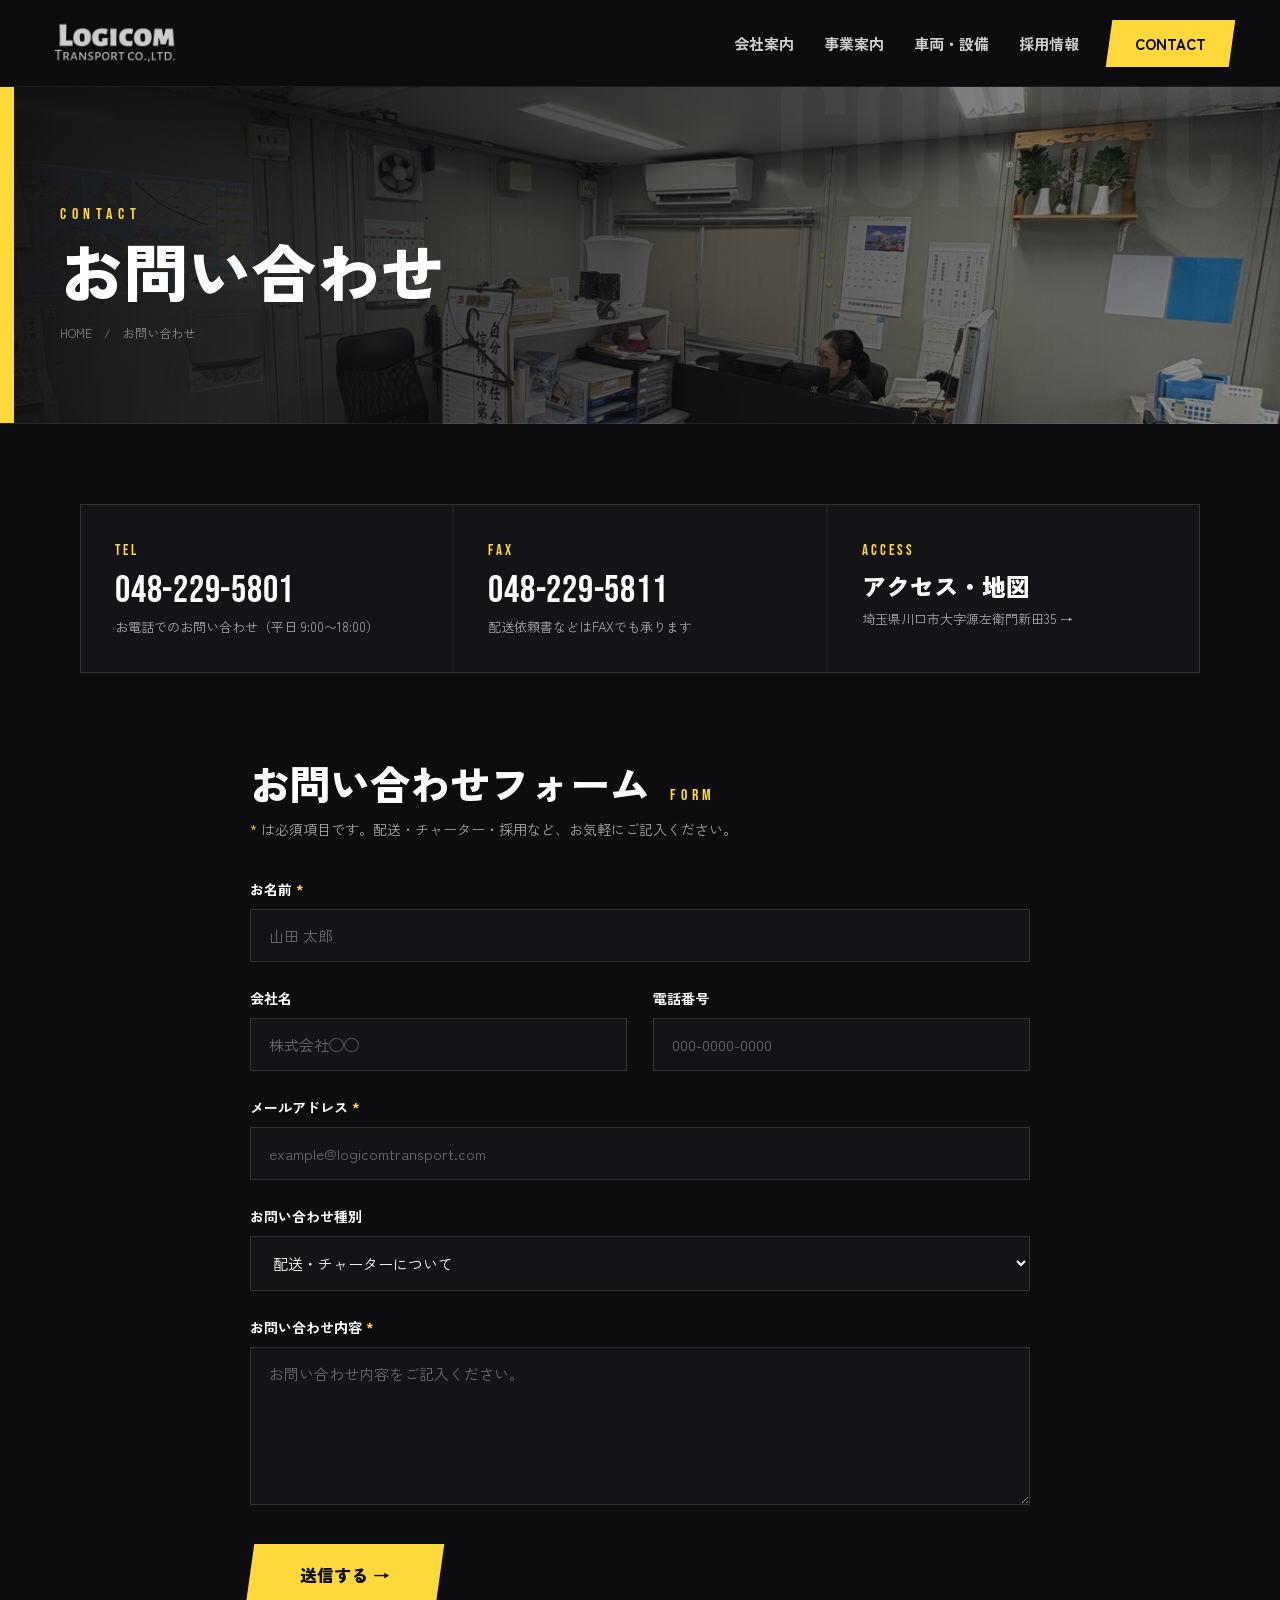
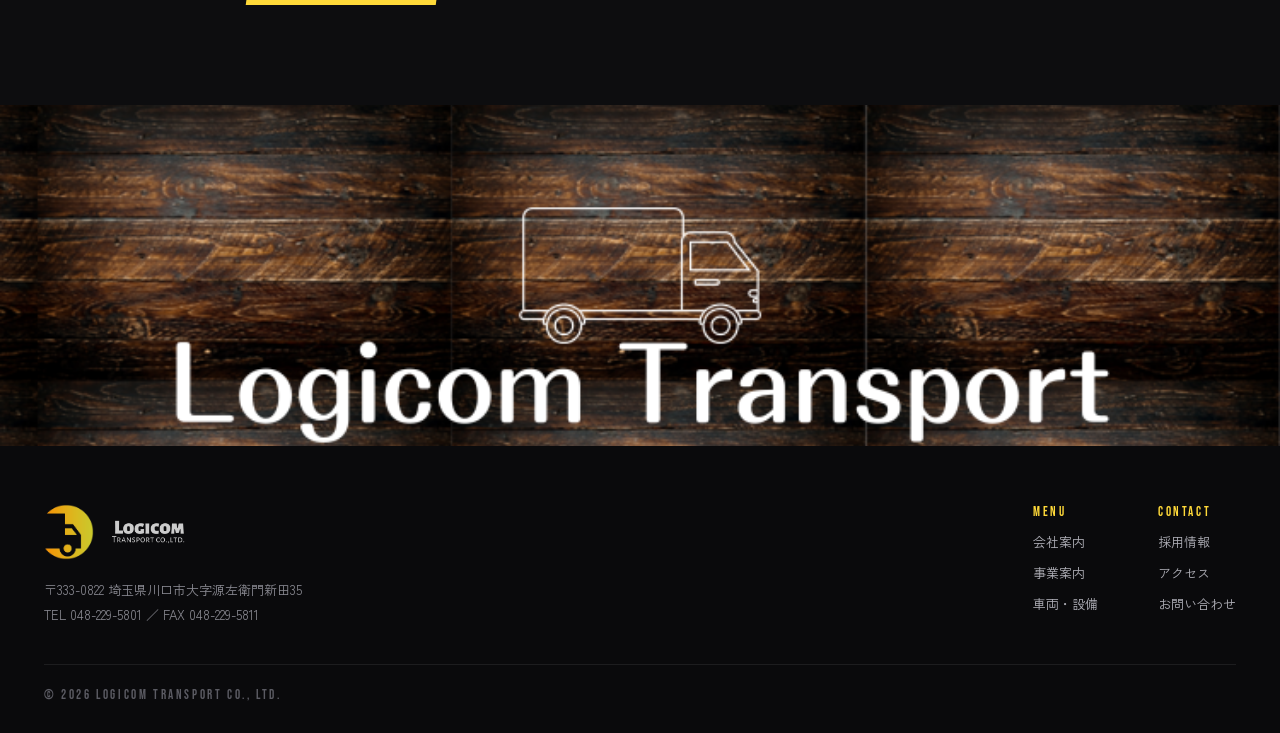
<file: contact.html>
<!DOCTYPE html>
<html lang="ja">
<head>
<meta charset="utf-8">
<meta name="viewport" content="width=device-width, initial-scale=1">
<title>お問い合わせ｜ロジコムトランスポート株式会社</title>
<meta name="description" content="ロジコムトランスポート株式会社へのお問い合わせ。配送・チャーター・採用など、お気軽にご相談ください。TEL 048-229-5801。">
<meta property="og:title" content="お問い合わせ｜ロジコムトランスポート株式会社">
<meta property="og:description" content="配送・チャーター・採用など、お気軽にご相談ください。">
<meta property="og:type" content="website">
<meta property="og:image" content="assets/photo-01.jpg">
<meta name="theme-color" content="#0d0d0f">
<link rel="icon" href="assets/logo-mark-circle.png">
<link rel="preconnect" href="https://fonts.googleapis.com">
<link rel="preconnect" href="https://fonts.gstatic.com" crossorigin>
<link href="https://fonts.googleapis.com/css2?family=Zen+Kaku+Gothic+New:wght@400;500;700;900&family=Bebas+Neue&display=swap" rel="stylesheet">
<style>
  *{box-sizing:border-box}
  html,body{margin:0;padding:0}
  body{font-family:'Zen Kaku Gothic New',sans-serif;-webkit-font-smoothing:antialiased;background:#0d0d0f}
  a{color:inherit}
  input::placeholder,textarea::placeholder{color:#6a6a72}
  .g-fff:hover{background:#fff !important}
  .g-1b:hover{background:#1b1b21 !important}
  .g-wl:hover{background:rgba(255,255,255,.1) !important}
  .g-focus:focus{border-color:#FFD939 !important}
</style>
<link rel="stylesheet" href="styles.css?v=5">
</head>
<body>

<div style="background:#0d0d0f;color:#fff;font-family:'Zen Kaku Gothic New',sans-serif;overflow-x:hidden">

  <!-- ===== HEADER ===== -->
  <header style="position:sticky;top:0;z-index:50;display:flex;align-items:center;justify-content:space-between;padding:15px 44px;background:rgba(13,13,15,.86);backdrop-filter:blur(10px);border-bottom:1px solid rgba(255,255,255,.07)">
    <a href="index.html" style="display:flex;align-items:center;gap:14px;text-decoration:none">
      <img src="assets/logo-name-white.png" alt="ロジコムトランスポート株式会社" style="height:40px;display:block">
    </a>
    <nav style="display:flex;align-items:center;gap:26px">
      <a href="company.html" style="font-size:13px;font-weight:700;color:#cfcfd4;text-decoration:none">会社案内</a>
      <a href="service.html" style="font-size:13px;font-weight:700;color:#cfcfd4;text-decoration:none">事業案内</a>
      <a href="vehicles.html" style="font-size:13px;font-weight:700;color:#cfcfd4;text-decoration:none">車両・設備</a>
      <a href="recruit.html" style="font-size:13px;font-weight:700;color:#cfcfd4;text-decoration:none">採用情報</a>
      <a href="contact.html" class="g-fff" style="background:#FFD939;color:#0d0d0f;font-size:13px;font-weight:900;padding:11px 22px;text-decoration:none;transform:skewX(-8deg)"><span style="display:inline-block;transform:skewX(8deg)">CONTACT</span></a>
    </nav>
  </header>

  <!-- ===== PAGE HERO ===== -->
  <section style="position:relative;padding:118px 60px 82px;overflow:hidden;border-bottom:1px solid rgba(255,255,255,.08);background-image:linear-gradient(90deg,rgba(13,13,15,.95),rgba(13,13,15,.66) 56%,rgba(13,13,15,.42)),url('assets/photo-office.jpg');background-size:cover;background-position:center 42%">
    <div style="position:absolute;left:0;top:0;bottom:0;width:14px;background:#FFD939"></div>
    <div style="position:absolute;right:-30px;top:-40px;font-family:'Bebas Neue',sans-serif;font-size:200px;color:rgba(255,255,255,.035);line-height:1;pointer-events:none;white-space:nowrap">CONTACT</div>
    <div style="max-width:1240px;margin:0 auto;position:relative">
      <div style="font-family:'Bebas Neue',sans-serif;font-size:16px;letter-spacing:.35em;color:#FFD939;margin-bottom:14px">CONTACT</div>
      <h1 style="font-weight:900;font-size:64px;margin:0;line-height:1">お問い合わせ</h1>
      <div style="margin-top:22px;font-size:12px;color:#8a8a92"><a href="index.html" style="color:#8a8a92;text-decoration:none">HOME</a>　/　お問い合わせ</div>
    </div>
  </section>

  <!-- ===== DIRECT CONTACT ===== -->
  <section style="max-width:1240px;margin:0 auto;padding:80px 60px 30px">
    <div style="display:grid;grid-template-columns:repeat(3,1fr);gap:2px;background:rgba(255,255,255,.08);border:1px solid rgba(255,255,255,.08)">
      <div style="background:#141418;padding:36px 34px">
        <div style="font-family:'Bebas Neue',sans-serif;font-size:15px;letter-spacing:.2em;color:#FFD939">TEL</div>
        <div style="font-family:'Bebas Neue',sans-serif;font-size:38px;letter-spacing:.02em;margin:8px 0 4px"><a href="tel:0482295801" style="text-decoration:none">048-229-5801</a></div>
        <p style="font-size:13px;color:#a5a5ac;margin:0">お電話でのお問い合わせ（平日 9:00〜18:00）</p>
      </div>
      <div style="background:#141418;padding:36px 34px">
        <div style="font-family:'Bebas Neue',sans-serif;font-size:15px;letter-spacing:.2em;color:#FFD939">FAX</div>
        <div style="font-family:'Bebas Neue',sans-serif;font-size:38px;letter-spacing:.02em;margin:8px 0 4px">048-229-5811</div>
        <p style="font-size:13px;color:#a5a5ac;margin:0">配送依頼書などはFAXでも承ります</p>
      </div>
      <a href="access.html" class="g-1b" style="background:#141418;padding:36px 34px;text-decoration:none;color:#fff;display:block">
        <div style="font-family:'Bebas Neue',sans-serif;font-size:15px;letter-spacing:.2em;color:#FFD939">ACCESS</div>
        <div style="font-size:24px;font-weight:900;margin:8px 0 6px">アクセス・地図</div>
        <p style="font-size:13px;color:#a5a5ac;margin:0">埼玉県川口市大字源左衛門新田35 →</p>
      </a>
    </div>
  </section>

  <!-- ===== FORM ===== -->
  <section style="max-width:900px;margin:0 auto;padding:60px 60px 100px">

    <!-- THANK YOU (hidden until submit) -->
    <div id="lc-thankyou" style="display:none">
      <div style="text-align:center;padding:80px 30px;border:1px solid rgba(255,217,57,.4);background:rgba(255,217,57,.05)">
        <div style="font-family:'Bebas Neue',sans-serif;font-size:20px;letter-spacing:.2em;color:#FFD939;margin-bottom:14px">THANK YOU</div>
        <h2 style="font-size:32px;font-weight:900;margin:0 0 16px">送信が完了しました</h2>
        <p style="font-size:15px;line-height:1.9;color:#b6b6bd;margin:0 0 30px">お問い合わせいただきありがとうございます。<br>担当者より、通常2営業日以内にご連絡いたします。</p>
        <a href="index.html" class="g-wl" style="display:inline-flex;align-items:center;gap:8px;border:1px solid rgba(255,255,255,.3);color:#fff;font-size:14px;font-weight:700;padding:14px 30px;text-decoration:none;transform:skewX(-8deg)"><span style="display:inline-block;transform:skewX(8deg)">トップへ戻る</span></a>
      </div>
    </div>

    <!-- FORM -->
    <div id="lc-form">
      <div style="display:flex;align-items:baseline;gap:20px;margin-bottom:14px"><h2 style="font-weight:900;font-size:40px;margin:0;line-height:1">お問い合わせフォーム</h2><span style="font-family:'Bebas Neue',sans-serif;font-size:16px;letter-spacing:.3em;color:#FFD939">FORM</span></div>
      <p style="font-size:14px;color:#a5a5ac;margin:0 0 40px"><span style="color:#FFD939">*</span> は必須項目です。配送・チャーター・採用など、お気軽にご記入ください。</p>

      <form id="lc-contact" novalidate style="display:flex;flex-direction:column;gap:26px">
        <div>
          <label for="lc-name" style="display:block;font-size:14px;font-weight:700;margin-bottom:10px">お名前 <span style="color:#FFD939">*</span></label>
          <input id="lc-name" type="text" name="name" placeholder="山田 太郎" class="g-focus" style="width:100%;background:#141418;border:1px solid rgba(255,255,255,.14);color:#fff;font-size:15px;padding:15px 18px;font-family:'Zen Kaku Gothic New',sans-serif;outline:none">
        </div>
        <div style="display:grid;grid-template-columns:1fr 1fr;gap:26px">
          <div>
            <label for="lc-company" style="display:block;font-size:14px;font-weight:700;margin-bottom:10px">会社名</label>
            <input id="lc-company" type="text" name="company" placeholder="株式会社◯◯" class="g-focus" style="width:100%;background:#141418;border:1px solid rgba(255,255,255,.14);color:#fff;font-size:15px;padding:15px 18px;font-family:'Zen Kaku Gothic New',sans-serif;outline:none">
          </div>
          <div>
            <label for="lc-phone" style="display:block;font-size:14px;font-weight:700;margin-bottom:10px">電話番号</label>
            <input id="lc-phone" type="tel" name="phone" placeholder="000-0000-0000" class="g-focus" style="width:100%;background:#141418;border:1px solid rgba(255,255,255,.14);color:#fff;font-size:15px;padding:15px 18px;font-family:'Zen Kaku Gothic New',sans-serif;outline:none">
          </div>
        </div>
        <div>
          <label for="lc-email" style="display:block;font-size:14px;font-weight:700;margin-bottom:10px">メールアドレス <span style="color:#FFD939">*</span></label>
          <input id="lc-email" type="email" name="email" placeholder="example@logicomtransport.com" class="g-focus" style="width:100%;background:#141418;border:1px solid rgba(255,255,255,.14);color:#fff;font-size:15px;padding:15px 18px;font-family:'Zen Kaku Gothic New',sans-serif;outline:none">
        </div>
        <div>
          <label for="lc-type" style="display:block;font-size:14px;font-weight:700;margin-bottom:10px">お問い合わせ種別</label>
          <select id="lc-type" name="type" class="g-focus" style="width:100%;background:#141418;border:1px solid rgba(255,255,255,.14);color:#fff;font-size:15px;padding:15px 18px;font-family:'Zen Kaku Gothic New',sans-serif;outline:none">
            <option>配送・チャーターについて</option>
            <option>倉庫・保管について</option>
            <option>採用について</option>
            <option>その他</option>
          </select>
        </div>
        <div>
          <label for="lc-msg" style="display:block;font-size:14px;font-weight:700;margin-bottom:10px">お問い合わせ内容 <span style="color:#FFD939">*</span></label>
          <textarea id="lc-msg" name="message" rows="6" placeholder="お問い合わせ内容をご記入ください。" class="g-focus" style="width:100%;background:#141418;border:1px solid rgba(255,255,255,.14);color:#fff;font-size:15px;padding:15px 18px;font-family:'Zen Kaku Gothic New',sans-serif;outline:none;resize:vertical"></textarea>
        </div>

        <div id="lc-error" style="display:none;background:rgba(255,80,80,.1);border:1px solid rgba(255,80,80,.4);color:#ff9b9b;font-size:14px;padding:14px 18px"></div>

        <div style="margin-top:8px">
          <button type="submit" class="g-fff" style="background:#FFD939;color:#0d0d0f;font-size:17px;font-weight:900;padding:18px 50px;border:none;cursor:pointer;font-family:'Zen Kaku Gothic New',sans-serif;transform:skewX(-8deg)"><span style="display:inline-block;transform:skewX(8deg)">送信する →</span></button>
        </div>
      </form>
    </div>

  </section>

  <!-- ===== WOOD BAND ===== -->
  <div style="background:#0a0a0c;font-size:0"><img src="assets/header-wood.png" alt="Logicom Transport" style="display:block;width:100%;height:auto"></div>

  <!-- ===== FOOTER ===== -->
  <footer style="background:#0a0a0c;padding:58px 44px 30px">
    <div style="max-width:1240px;margin:0 auto;display:flex;justify-content:space-between;flex-wrap:wrap;gap:40px">
      <div style="max-width:360px">
        <div style="display:flex;align-items:center;gap:14px;margin-bottom:18px">
          <img src="assets/logo-mark-circle.png" alt="" style="height:56px;display:block">
          <img src="assets/logo-name-white.png" alt="ロジコムトランスポート株式会社" style="height:30px;display:block">
        </div>
        <p style="font-size:13px;line-height:1.9;color:#8a8a92;margin:0">〒333-0822 埼玉県川口市大字源左衛門新田35<br>TEL 048-229-5801 ／ FAX 048-229-5811</p>
      </div>
      <div style="display:flex;gap:60px;flex-wrap:wrap">
        <div style="display:flex;flex-direction:column;gap:12px"><span style="font-family:'Bebas Neue',sans-serif;font-size:13px;letter-spacing:.2em;color:#FFD939">MENU</span><a href="company.html" style="font-size:13px;color:#b0b0b8;text-decoration:none">会社案内</a><a href="service.html" style="font-size:13px;color:#b0b0b8;text-decoration:none">事業案内</a><a href="vehicles.html" style="font-size:13px;color:#b0b0b8;text-decoration:none">車両・設備</a></div>
        <div style="display:flex;flex-direction:column;gap:12px"><span style="font-family:'Bebas Neue',sans-serif;font-size:13px;letter-spacing:.2em;color:#FFD939">CONTACT</span><a href="recruit.html" style="font-size:13px;color:#b0b0b8;text-decoration:none">採用情報</a><a href="access.html" style="font-size:13px;color:#b0b0b8;text-decoration:none">アクセス</a><a href="contact.html" style="font-size:13px;color:#b0b0b8;text-decoration:none">お問い合わせ</a></div>
      </div>
    </div>
    <div style="max-width:1240px;margin:36px auto 0;padding-top:22px;border-top:1px solid rgba(255,255,255,.08);font-family:'Bebas Neue',sans-serif;font-size:13px;letter-spacing:.2em;color:#5b5b63">© 2026 LOGICOM TRANSPORT CO., LTD.</div>
  </footer>

</div>

<script>
// お問い合わせフォーム（クライアント側バリデーション）
// 注意: 現状この送信はメール送信されません。実際に受信するには Formspree 等の
// フォームバックエンド、またはサーバー側の送信処理が必要です。
(function(){
  var form = document.getElementById('lc-contact');
  var errBox = document.getElementById('lc-error');
  if(!form) return;
  function showError(msg){ errBox.textContent = msg; errBox.style.display = 'block'; }
  form.addEventListener('submit', function(e){
    e.preventDefault();
    var name = (document.getElementById('lc-name').value || '').trim();
    var email = (document.getElementById('lc-email').value || '').trim();
    var msg = (document.getElementById('lc-msg').value || '').trim();
    if(!name || !email || !msg){
      showError('お名前・メールアドレス・お問い合わせ内容は必須です。');
      return;
    }
    if(!/^[^\s@]+@[^\s@]+\.[^\s@]+$/.test(email)){
      showError('メールアドレスの形式をご確認ください。');
      return;
    }
    errBox.style.display = 'none';
    document.getElementById('lc-form').style.display = 'none';
    document.getElementById('lc-thankyou').style.display = 'block';
    window.scrollTo({top:0,behavior:'auto'});
  });
})();
</script>
<script src="menu.js?v=5"></script>
</body>
</html>
</file>
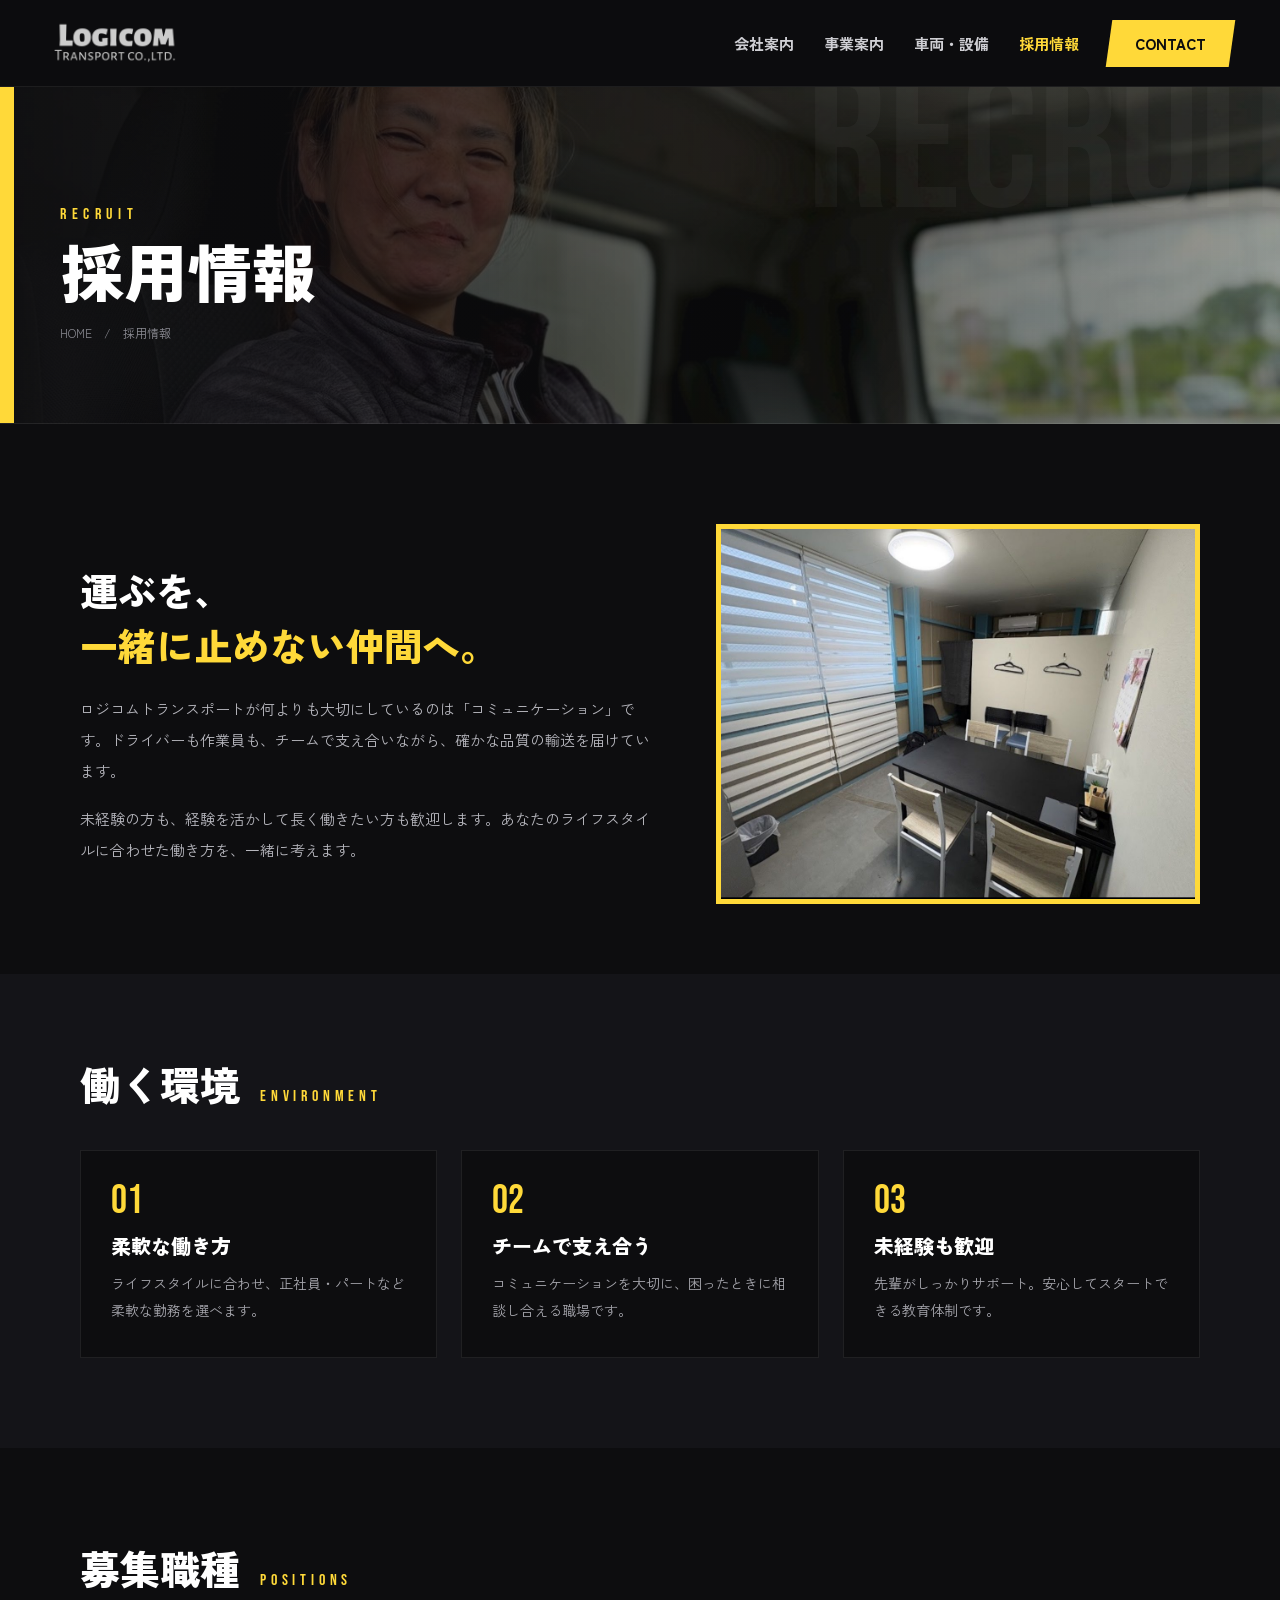
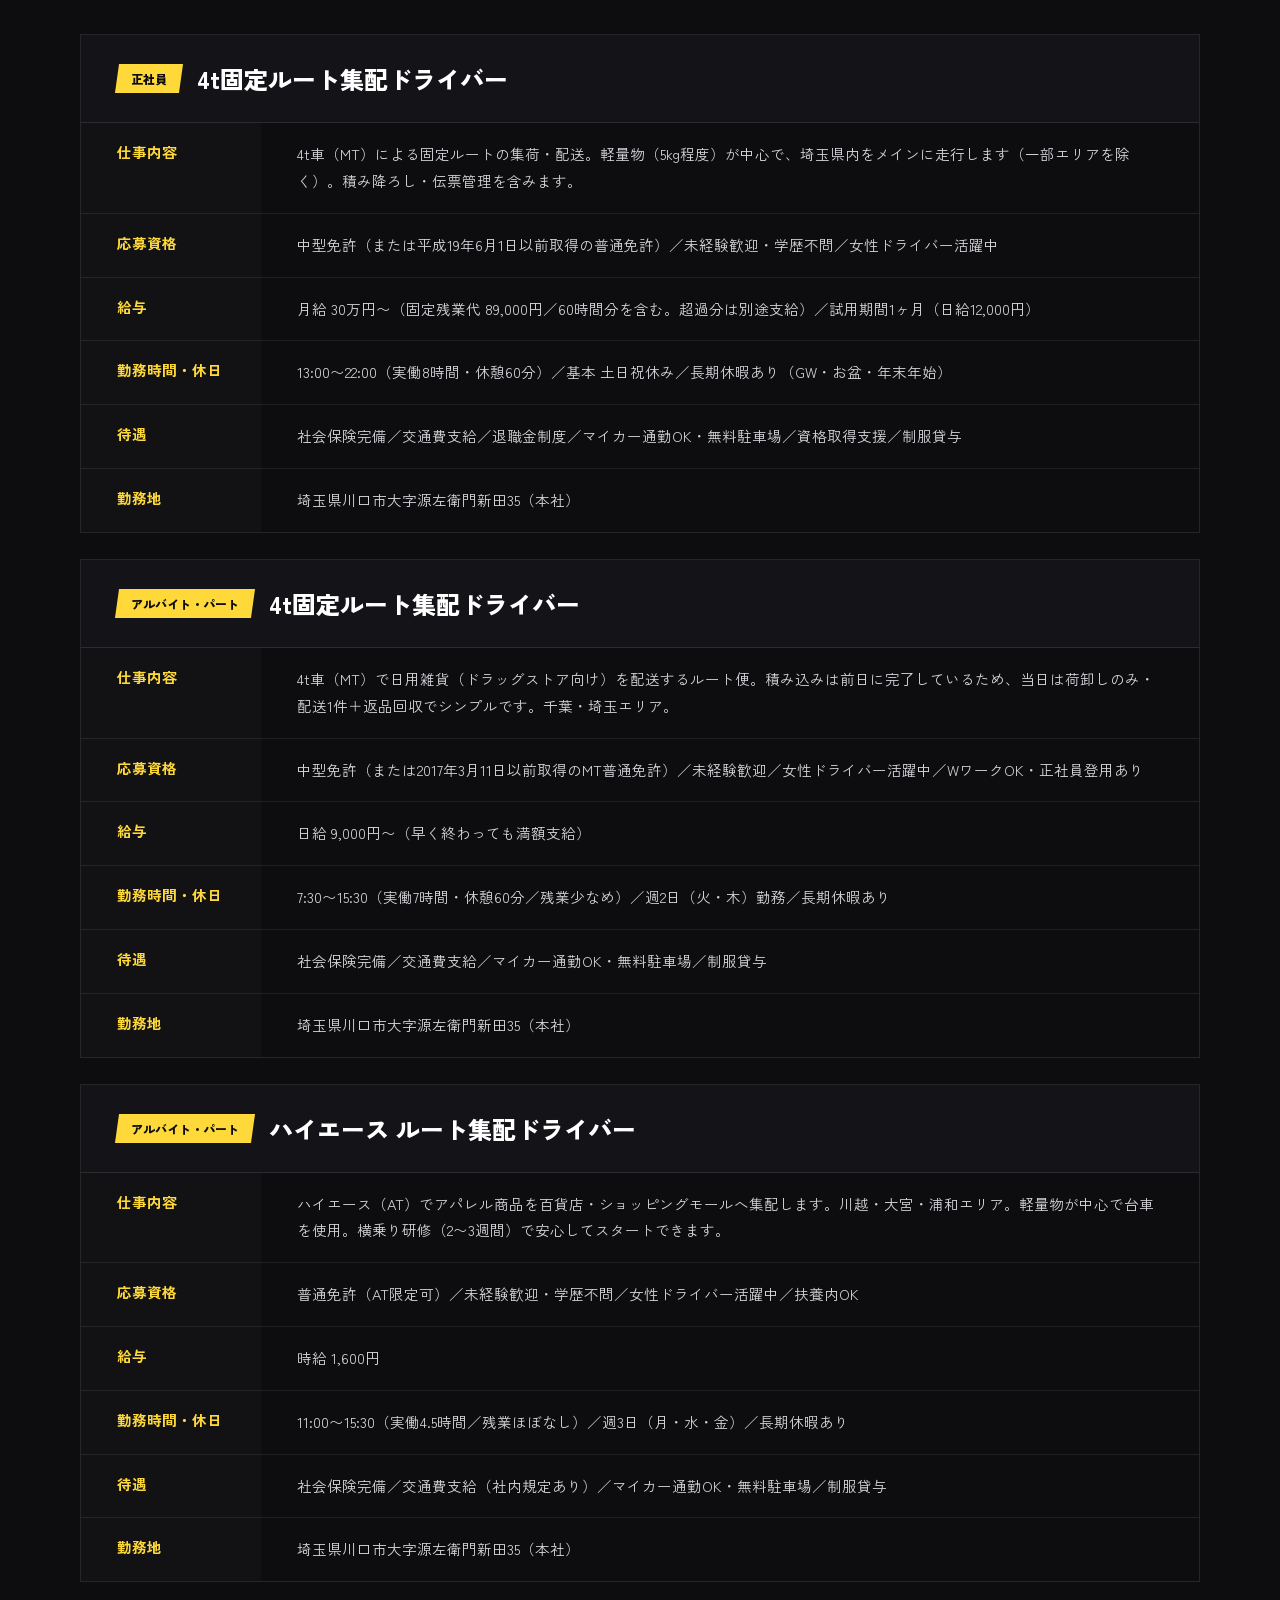
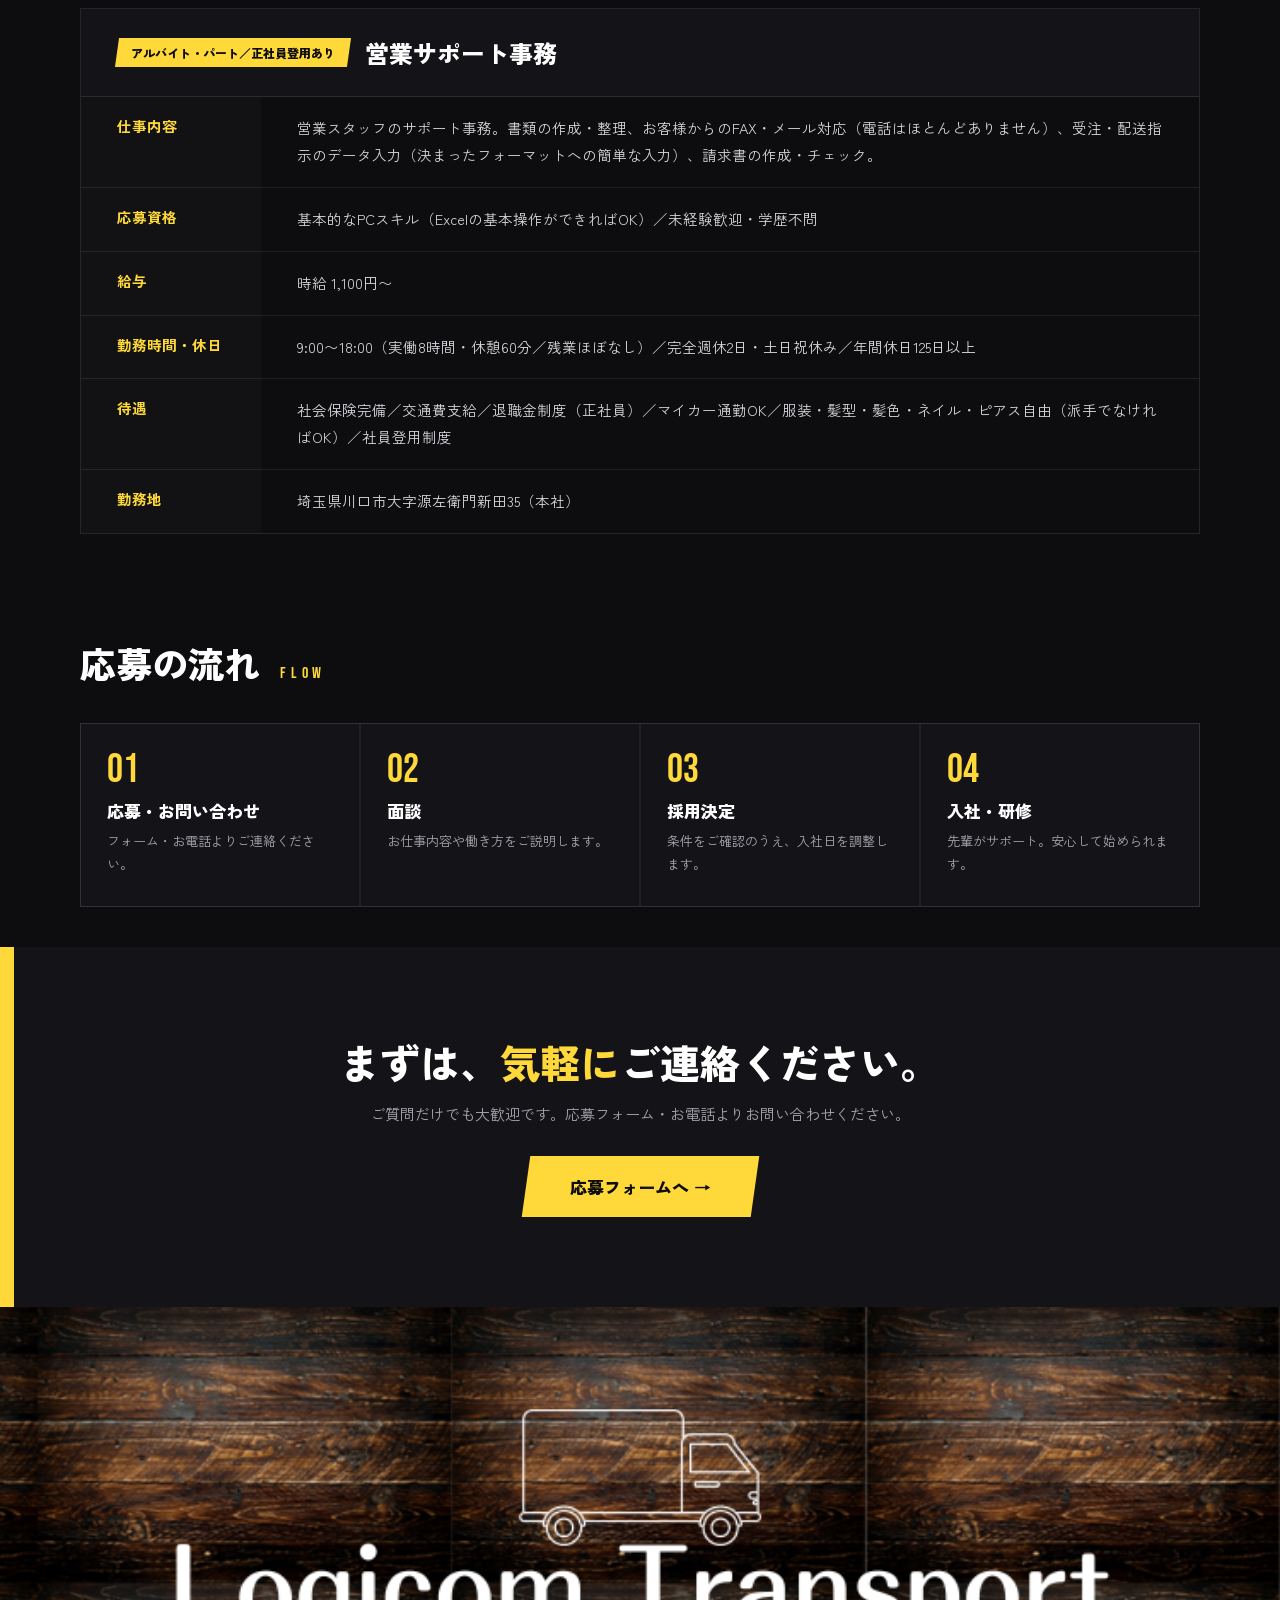
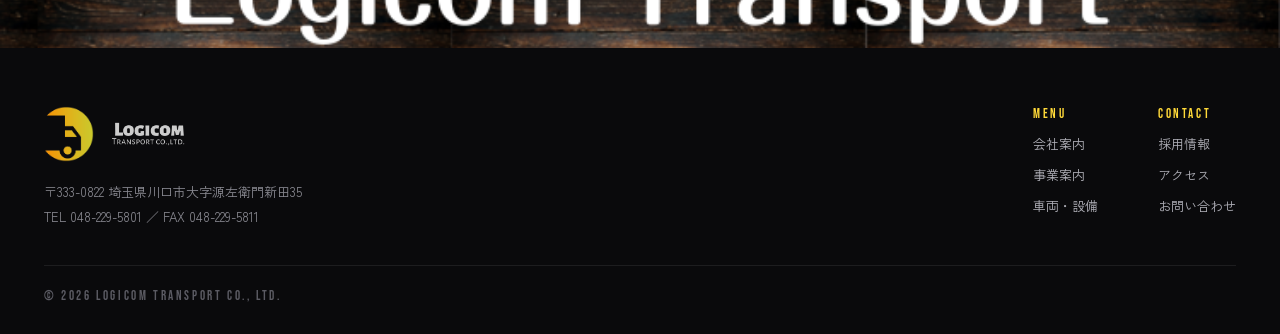
<file: recruit.html>
<!DOCTYPE html>
<html lang="ja">
<head>
<meta charset="utf-8">
<meta name="viewport" content="width=device-width, initial-scale=1">
<title>採用情報｜ロジコムトランスポート株式会社</title>
<meta name="description" content="ロジコムトランスポートの採用情報。4t・ハイエースのルート集配ドライバー、営業サポート事務を募集。未経験歓迎・女性活躍中、柔軟な働き方が可能です。">
<meta property="og:title" content="採用情報｜ロジコムトランスポート株式会社">
<meta property="og:description" content="ロジコムトランスポートの採用情報。4t・ハイエースのルート集配ドライバー、営業サポート事務を募集。未経験歓迎・女性活躍中、柔軟な働き方が可能です。">
<meta property="og:type" content="website">
<meta property="og:image" content="assets/photo-01.jpg">
<meta name="theme-color" content="#0d0d0f">
<link rel="icon" href="assets/logo-mark-circle.png">
<link rel="preconnect" href="https://fonts.googleapis.com">
<link rel="preconnect" href="https://fonts.gstatic.com" crossorigin>
<link href="https://fonts.googleapis.com/css2?family=Zen+Kaku+Gothic+New:wght@400;500;700;900&family=Bebas+Neue&display=swap" rel="stylesheet">
<style>
  *{box-sizing:border-box}
  html,body{margin:0;padding:0}
  body{font-family:'Zen Kaku Gothic New',sans-serif;-webkit-font-smoothing:antialiased;background:#0d0d0f}
  a{color:inherit}
</style>
<style>
[data-reveal]{opacity:0;transform:translateY(26px)}
[data-reveal].is-visible{opacity:1;transform:none}
@media (prefers-reduced-motion: reduce){[data-reveal]{opacity:1;transform:none}}
.g0:hover{background:#fff !important}
.g1:hover{background:#fff !important}
</style>
<link rel="stylesheet" href="styles.css?v=5">
</head>
<body>
<div style="background:#0d0d0f;color:#fff;font-family:'Zen Kaku Gothic New',sans-serif;overflow-x:hidden">

  <!-- ===== HEADER ===== -->
  <header style="position:sticky;top:0;z-index:50;display:flex;align-items:center;justify-content:space-between;padding:15px 44px;background:rgba(13,13,15,.86);backdrop-filter:blur(10px);border-bottom:1px solid rgba(255,255,255,.07)">
    <a href="index.html" style="display:flex;align-items:center;gap:14px;text-decoration:none">
      <img src="assets/logo-name-white.png" alt="ロジコムトランスポート株式会社" style="height:40px;display:block">
    </a>
    <nav style="display:flex;align-items:center;gap:26px">
      <a href="company.html" style="font-size:13px;font-weight:700;color:#cfcfd4;text-decoration:none">会社案内</a>
      <a href="service.html" style="font-size:13px;font-weight:700;color:#cfcfd4;text-decoration:none">事業案内</a>
      <a href="vehicles.html" style="font-size:13px;font-weight:700;color:#cfcfd4;text-decoration:none">車両・設備</a>
      <a href="recruit.html" style="font-size:13px;font-weight:700;color:#FFD939;text-decoration:none">採用情報</a>
      <a href="contact.html" style="background:#FFD939;color:#0d0d0f;font-size:13px;font-weight:900;padding:11px 22px;text-decoration:none;transform:skewX(-8deg)" class="g0"><span style="display:inline-block;transform:skewX(8deg)">CONTACT</span></a>
    </nav>
  </header>

  <!-- ===== PAGE HERO ===== -->
  <section style="position:relative;padding:118px 60px 82px;overflow:hidden;border-bottom:1px solid rgba(255,255,255,.08);background-image:linear-gradient(90deg,rgba(13,13,15,.95),rgba(13,13,15,.66) 56%,rgba(13,13,15,.42)),url('assets/photo-driver.jpg');background-size:cover;background-position:center 42%">
    <div style="position:absolute;left:0;top:0;bottom:0;width:14px;background:#FFD939"></div>
    <div style="position:absolute;right:-30px;top:-40px;font-family:'Bebas Neue',sans-serif;font-size:200px;color:rgba(255,255,255,.035);line-height:1;pointer-events:none;white-space:nowrap">RECRUIT</div>
    <div style="max-width:1240px;margin:0 auto;position:relative">
      <div style="font-family:'Bebas Neue',sans-serif;font-size:16px;letter-spacing:.35em;color:#FFD939;margin-bottom:14px">RECRUIT</div>
      <h1 style="font-weight:900;font-size:64px;margin:0;line-height:1">採用情報</h1>
      <div style="margin-top:22px;font-size:12px;color:#8a8a92"><a href="index.html" style="color:#8a8a92;text-decoration:none">HOME</a>　/　採用情報</div>
    </div>
  </section>

  <!-- ===== MESSAGE ===== -->
  <section style="max-width:1240px;margin:0 auto;padding:100px 60px 70px">
    <div data-reveal style="transition:opacity .7s ease,transform .7s ease;display:grid;grid-template-columns:1.2fr 1fr;gap:56px;align-items:center">
      <div>
        <h2 style="font-size:38px;font-weight:900;line-height:1.45;margin:0 0 22px">運ぶを、<br><span style="color:#FFD939">一緒に止めない仲間へ。</span></h2>
        <p style="font-size:15px;line-height:2.05;color:#b6b6bd;margin:0 0 18px">ロジコムトランスポートが何よりも大切にしているのは「コミュニケーション」です。ドライバーも作業員も、チームで支え合いながら、確かな品質の輸送を届けています。</p>
        <p style="font-size:15px;line-height:2.05;color:#b6b6bd;margin:0">未経験の方も、経験を活かして長く働きたい方も歓迎します。あなたのライフスタイルに合わせた働き方を、一緒に考えます。</p>
      </div>
      <div style="height:380px;background-image:url('assets/photo-08.jpg');background-size:cover;background-position:center;border:5px solid #FFD939"></div>
    </div>
  </section>

  <!-- ===== 働く環境 ===== -->
  <section style="background:#141418;padding:90px 0">
    <div style="max-width:1240px;margin:0 auto;padding:0 60px">
      <div data-reveal style="transition:opacity .7s ease,transform .7s ease;display:flex;align-items:baseline;gap:20px;margin-bottom:44px">
        <h2 style="font-weight:900;font-size:40px;margin:0;line-height:1">働く環境</h2>
        <span style="font-family:'Bebas Neue',sans-serif;font-size:16px;letter-spacing:.3em;color:#FFD939">ENVIRONMENT</span>
      </div>
      <div style="display:grid;grid-template-columns:repeat(3,1fr);gap:24px">
        <div data-reveal style="transition:opacity .7s ease,transform .7s ease;background:#0d0d0f;border:1px solid rgba(255,255,255,.08);padding:34px 30px"><div style="font-family:'Bebas Neue',sans-serif;font-size:40px;color:#FFD939;line-height:.8">01</div><h3 style="font-size:20px;font-weight:900;margin:14px 0 10px">柔軟な働き方</h3><p style="font-size:14px;line-height:1.9;color:#a5a5ac;margin:0">ライフスタイルに合わせ、正社員・パートなど柔軟な勤務を選べます。</p></div>
        <div data-reveal style="transition:opacity .7s ease .08s,transform .7s ease .08s;background:#0d0d0f;border:1px solid rgba(255,255,255,.08);padding:34px 30px"><div style="font-family:'Bebas Neue',sans-serif;font-size:40px;color:#FFD939;line-height:.8">02</div><h3 style="font-size:20px;font-weight:900;margin:14px 0 10px">チームで支え合う</h3><p style="font-size:14px;line-height:1.9;color:#a5a5ac;margin:0">コミュニケーションを大切に、困ったときに相談し合える職場です。</p></div>
        <div data-reveal style="transition:opacity .7s ease .16s,transform .7s ease .16s;background:#0d0d0f;border:1px solid rgba(255,255,255,.08);padding:34px 30px"><div style="font-family:'Bebas Neue',sans-serif;font-size:40px;color:#FFD939;line-height:.8">03</div><h3 style="font-size:20px;font-weight:900;margin:14px 0 10px">未経験も歓迎</h3><p style="font-size:14px;line-height:1.9;color:#a5a5ac;margin:0">先輩がしっかりサポート。安心してスタートできる教育体制です。</p></div>
      </div>
    </div>
  </section>

  <!-- ===== 募集職種 ===== -->
  <section style="max-width:1240px;margin:0 auto;padding:100px 60px 40px">
    <div data-reveal style="transition:opacity .7s ease,transform .7s ease;display:flex;align-items:baseline;gap:20px;margin-bottom:44px">
      <h2 style="font-weight:900;font-size:40px;margin:0;line-height:1">募集職種</h2>
      <span style="font-family:'Bebas Neue',sans-serif;font-size:16px;letter-spacing:.3em;color:#FFD939">POSITIONS</span>
    </div>

    <div data-reveal style="transition:opacity .7s ease,transform .7s ease;border:1px solid rgba(255,255,255,.1);margin-bottom:26px">
      <div style="display:flex;align-items:center;gap:16px;padding:26px 36px;background:#141418;border-bottom:1px solid rgba(255,255,255,.1)">
        <span style="font-size:12px;font-weight:900;background:#FFD939;color:#0d0d0f;padding:6px 14px;transform:skewX(-8deg)"><span style="display:inline-block;transform:skewX(8deg)">正社員</span></span>
        <h3 style="font-size:24px;font-weight:900;margin:0">4t固定ルート集配ドライバー</h3>
      </div>
      <table style="width:100%;border-collapse:collapse;font-size:14.5px">
        <tbody>
          <tr style="border-bottom:1px solid rgba(255,255,255,.08)"><td style="padding:18px 36px;color:#FFD939;font-weight:700;width:180px;vertical-align:top;background:rgba(255,255,255,.02)">仕事内容</td><td style="padding:18px 36px;color:#d5d5da;line-height:1.85">4t車（MT）による固定ルートの集荷・配送。軽量物（5kg程度）が中心で、埼玉県内をメインに走行します（一部エリアを除く）。積み降ろし・伝票管理を含みます。</td></tr>
          <tr style="border-bottom:1px solid rgba(255,255,255,.08)"><td style="padding:18px 36px;color:#FFD939;font-weight:700;vertical-align:top;background:rgba(255,255,255,.02)">応募資格</td><td style="padding:18px 36px;color:#d5d5da;line-height:1.85">中型免許（または平成19年6月1日以前取得の普通免許）／未経験歓迎・学歴不問／女性ドライバー活躍中</td></tr>
          <tr style="border-bottom:1px solid rgba(255,255,255,.08)"><td style="padding:18px 36px;color:#FFD939;font-weight:700;vertical-align:top;background:rgba(255,255,255,.02)">給与</td><td style="padding:18px 36px;color:#d5d5da;line-height:1.85">月給 30万円〜（固定残業代 89,000円／60時間分を含む。超過分は別途支給）／試用期間1ヶ月（日給12,000円）</td></tr>
          <tr style="border-bottom:1px solid rgba(255,255,255,.08)"><td style="padding:18px 36px;color:#FFD939;font-weight:700;vertical-align:top;background:rgba(255,255,255,.02)">勤務時間・休日</td><td style="padding:18px 36px;color:#d5d5da;line-height:1.85">13:00〜22:00（実働8時間・休憩60分）／基本 土日祝休み／長期休暇あり（GW・お盆・年末年始）</td></tr>
          <tr style="border-bottom:1px solid rgba(255,255,255,.08)"><td style="padding:18px 36px;color:#FFD939;font-weight:700;vertical-align:top;background:rgba(255,255,255,.02)">待遇</td><td style="padding:18px 36px;color:#d5d5da;line-height:1.85">社会保険完備／交通費支給／退職金制度／マイカー通勤OK・無料駐車場／資格取得支援／制服貸与</td></tr>
          <tr style=""><td style="padding:18px 36px;color:#FFD939;font-weight:700;vertical-align:top;background:rgba(255,255,255,.02)">勤務地</td><td style="padding:18px 36px;color:#d5d5da;line-height:1.85">埼玉県川口市大字源左衛門新田35（本社）</td></tr>
        </tbody>
      </table>
    </div>

    <div data-reveal style="transition:opacity .7s ease .06s,transform .7s ease .06s;border:1px solid rgba(255,255,255,.1);margin-bottom:26px">
      <div style="display:flex;align-items:center;gap:16px;padding:26px 36px;background:#141418;border-bottom:1px solid rgba(255,255,255,.1)">
        <span style="font-size:12px;font-weight:900;background:#FFD939;color:#0d0d0f;padding:6px 14px;transform:skewX(-8deg)"><span style="display:inline-block;transform:skewX(8deg)">アルバイト・パート</span></span>
        <h3 style="font-size:24px;font-weight:900;margin:0">4t固定ルート集配ドライバー</h3>
      </div>
      <table style="width:100%;border-collapse:collapse;font-size:14.5px">
        <tbody>
          <tr style="border-bottom:1px solid rgba(255,255,255,.08)"><td style="padding:18px 36px;color:#FFD939;font-weight:700;width:180px;vertical-align:top;background:rgba(255,255,255,.02)">仕事内容</td><td style="padding:18px 36px;color:#d5d5da;line-height:1.85">4t車（MT）で日用雑貨（ドラッグストア向け）を配送するルート便。積み込みは前日に完了しているため、当日は荷卸しのみ・配送1件＋返品回収でシンプルです。千葉・埼玉エリア。</td></tr>
          <tr style="border-bottom:1px solid rgba(255,255,255,.08)"><td style="padding:18px 36px;color:#FFD939;font-weight:700;vertical-align:top;background:rgba(255,255,255,.02)">応募資格</td><td style="padding:18px 36px;color:#d5d5da;line-height:1.85">中型免許（または2017年3月11日以前取得のMT普通免許）／未経験歓迎／女性ドライバー活躍中／WワークOK・正社員登用あり</td></tr>
          <tr style="border-bottom:1px solid rgba(255,255,255,.08)"><td style="padding:18px 36px;color:#FFD939;font-weight:700;vertical-align:top;background:rgba(255,255,255,.02)">給与</td><td style="padding:18px 36px;color:#d5d5da;line-height:1.85">日給 9,000円〜（早く終わっても満額支給）</td></tr>
          <tr style="border-bottom:1px solid rgba(255,255,255,.08)"><td style="padding:18px 36px;color:#FFD939;font-weight:700;vertical-align:top;background:rgba(255,255,255,.02)">勤務時間・休日</td><td style="padding:18px 36px;color:#d5d5da;line-height:1.85">7:30〜15:30（実働7時間・休憩60分／残業少なめ）／週2日（火・木）勤務／長期休暇あり</td></tr>
          <tr style="border-bottom:1px solid rgba(255,255,255,.08)"><td style="padding:18px 36px;color:#FFD939;font-weight:700;vertical-align:top;background:rgba(255,255,255,.02)">待遇</td><td style="padding:18px 36px;color:#d5d5da;line-height:1.85">社会保険完備／交通費支給／マイカー通勤OK・無料駐車場／制服貸与</td></tr>
          <tr style=""><td style="padding:18px 36px;color:#FFD939;font-weight:700;vertical-align:top;background:rgba(255,255,255,.02)">勤務地</td><td style="padding:18px 36px;color:#d5d5da;line-height:1.85">埼玉県川口市大字源左衛門新田35（本社）</td></tr>
        </tbody>
      </table>
    </div>

    <div data-reveal style="transition:opacity .7s ease .12s,transform .7s ease .12s;border:1px solid rgba(255,255,255,.1);margin-bottom:26px">
      <div style="display:flex;align-items:center;gap:16px;padding:26px 36px;background:#141418;border-bottom:1px solid rgba(255,255,255,.1)">
        <span style="font-size:12px;font-weight:900;background:#FFD939;color:#0d0d0f;padding:6px 14px;transform:skewX(-8deg)"><span style="display:inline-block;transform:skewX(8deg)">アルバイト・パート</span></span>
        <h3 style="font-size:24px;font-weight:900;margin:0">ハイエース ルート集配ドライバー</h3>
      </div>
      <table style="width:100%;border-collapse:collapse;font-size:14.5px">
        <tbody>
          <tr style="border-bottom:1px solid rgba(255,255,255,.08)"><td style="padding:18px 36px;color:#FFD939;font-weight:700;width:180px;vertical-align:top;background:rgba(255,255,255,.02)">仕事内容</td><td style="padding:18px 36px;color:#d5d5da;line-height:1.85">ハイエース（AT）でアパレル商品を百貨店・ショッピングモールへ集配します。川越・大宮・浦和エリア。軽量物が中心で台車を使用。横乗り研修（2〜3週間）で安心してスタートできます。</td></tr>
          <tr style="border-bottom:1px solid rgba(255,255,255,.08)"><td style="padding:18px 36px;color:#FFD939;font-weight:700;vertical-align:top;background:rgba(255,255,255,.02)">応募資格</td><td style="padding:18px 36px;color:#d5d5da;line-height:1.85">普通免許（AT限定可）／未経験歓迎・学歴不問／女性ドライバー活躍中／扶養内OK</td></tr>
          <tr style="border-bottom:1px solid rgba(255,255,255,.08)"><td style="padding:18px 36px;color:#FFD939;font-weight:700;vertical-align:top;background:rgba(255,255,255,.02)">給与</td><td style="padding:18px 36px;color:#d5d5da;line-height:1.85">時給 1,600円</td></tr>
          <tr style="border-bottom:1px solid rgba(255,255,255,.08)"><td style="padding:18px 36px;color:#FFD939;font-weight:700;vertical-align:top;background:rgba(255,255,255,.02)">勤務時間・休日</td><td style="padding:18px 36px;color:#d5d5da;line-height:1.85">11:00〜15:30（実働4.5時間／残業ほぼなし）／週3日（月・水・金）／長期休暇あり</td></tr>
          <tr style="border-bottom:1px solid rgba(255,255,255,.08)"><td style="padding:18px 36px;color:#FFD939;font-weight:700;vertical-align:top;background:rgba(255,255,255,.02)">待遇</td><td style="padding:18px 36px;color:#d5d5da;line-height:1.85">社会保険完備／交通費支給（社内規定あり）／マイカー通勤OK・無料駐車場／制服貸与</td></tr>
          <tr style=""><td style="padding:18px 36px;color:#FFD939;font-weight:700;vertical-align:top;background:rgba(255,255,255,.02)">勤務地</td><td style="padding:18px 36px;color:#d5d5da;line-height:1.85">埼玉県川口市大字源左衛門新田35（本社）</td></tr>
        </tbody>
      </table>
    </div>

    <div data-reveal style="transition:opacity .7s ease .18s,transform .7s ease .18s;border:1px solid rgba(255,255,255,.1)">
      <div style="display:flex;align-items:center;gap:16px;padding:26px 36px;background:#141418;border-bottom:1px solid rgba(255,255,255,.1)">
        <span style="font-size:12px;font-weight:900;background:#FFD939;color:#0d0d0f;padding:6px 14px;transform:skewX(-8deg)"><span style="display:inline-block;transform:skewX(8deg)">アルバイト・パート／正社員登用あり</span></span>
        <h3 style="font-size:24px;font-weight:900;margin:0">営業サポート事務</h3>
      </div>
      <table style="width:100%;border-collapse:collapse;font-size:14.5px">
        <tbody>
          <tr style="border-bottom:1px solid rgba(255,255,255,.08)"><td style="padding:18px 36px;color:#FFD939;font-weight:700;width:180px;vertical-align:top;background:rgba(255,255,255,.02)">仕事内容</td><td style="padding:18px 36px;color:#d5d5da;line-height:1.85">営業スタッフのサポート事務。書類の作成・整理、お客様からのFAX・メール対応（電話はほとんどありません）、受注・配送指示のデータ入力（決まったフォーマットへの簡単な入力）、請求書の作成・チェック。</td></tr>
          <tr style="border-bottom:1px solid rgba(255,255,255,.08)"><td style="padding:18px 36px;color:#FFD939;font-weight:700;vertical-align:top;background:rgba(255,255,255,.02)">応募資格</td><td style="padding:18px 36px;color:#d5d5da;line-height:1.85">基本的なPCスキル（Excelの基本操作ができればOK）／未経験歓迎・学歴不問</td></tr>
          <tr style="border-bottom:1px solid rgba(255,255,255,.08)"><td style="padding:18px 36px;color:#FFD939;font-weight:700;vertical-align:top;background:rgba(255,255,255,.02)">給与</td><td style="padding:18px 36px;color:#d5d5da;line-height:1.85">時給 1,100円〜</td></tr>
          <tr style="border-bottom:1px solid rgba(255,255,255,.08)"><td style="padding:18px 36px;color:#FFD939;font-weight:700;vertical-align:top;background:rgba(255,255,255,.02)">勤務時間・休日</td><td style="padding:18px 36px;color:#d5d5da;line-height:1.85">9:00〜18:00（実働8時間・休憩60分／残業ほぼなし）／完全週休2日・土日祝休み／年間休日125日以上</td></tr>
          <tr style="border-bottom:1px solid rgba(255,255,255,.08)"><td style="padding:18px 36px;color:#FFD939;font-weight:700;vertical-align:top;background:rgba(255,255,255,.02)">待遇</td><td style="padding:18px 36px;color:#d5d5da;line-height:1.85">社会保険完備／交通費支給／退職金制度（正社員）／マイカー通勤OK／服装・髪型・髪色・ネイル・ピアス自由（派手でなければOK）／社員登用制度</td></tr>
          <tr style=""><td style="padding:18px 36px;color:#FFD939;font-weight:700;vertical-align:top;background:rgba(255,255,255,.02)">勤務地</td><td style="padding:18px 36px;color:#d5d5da;line-height:1.85">埼玉県川口市大字源左衛門新田35（本社）</td></tr>
        </tbody>
      </table>
    </div>
  </section>

  <!-- ===== 応募の流れ ===== -->
  <section style="max-width:1240px;margin:0 auto;padding:70px 60px 40px">
    <div data-reveal style="transition:opacity .7s ease,transform .7s ease;display:flex;align-items:baseline;gap:20px;margin-bottom:40px">
      <h2 style="font-weight:900;font-size:36px;margin:0;line-height:1">応募の流れ</h2>
      <span style="font-family:'Bebas Neue',sans-serif;font-size:16px;letter-spacing:.3em;color:#FFD939">FLOW</span>
    </div>
    <div style="display:grid;grid-template-columns:repeat(4,1fr);gap:2px;background:rgba(255,255,255,.08);border:1px solid rgba(255,255,255,.08)">
      <div data-reveal style="transition:opacity .7s ease,transform .7s ease;background:#141418;padding:30px 26px"><div style="font-family:'Bebas Neue',sans-serif;font-size:40px;color:#FFD939;line-height:.8">01</div><h3 style="font-size:17px;font-weight:900;margin:12px 0 6px">応募・お問い合わせ</h3><p style="font-size:13px;line-height:1.8;color:#a5a5ac;margin:0">フォーム・お電話よりご連絡ください。</p></div>
      <div data-reveal style="transition:opacity .7s ease .06s,transform .7s ease .06s;background:#141418;padding:30px 26px"><div style="font-family:'Bebas Neue',sans-serif;font-size:40px;color:#FFD939;line-height:.8">02</div><h3 style="font-size:17px;font-weight:900;margin:12px 0 6px">面談</h3><p style="font-size:13px;line-height:1.8;color:#a5a5ac;margin:0">お仕事内容や働き方をご説明します。</p></div>
      <div data-reveal style="transition:opacity .7s ease .12s,transform .7s ease .12s;background:#141418;padding:30px 26px"><div style="font-family:'Bebas Neue',sans-serif;font-size:40px;color:#FFD939;line-height:.8">03</div><h3 style="font-size:17px;font-weight:900;margin:12px 0 6px">採用決定</h3><p style="font-size:13px;line-height:1.8;color:#a5a5ac;margin:0">条件をご確認のうえ、入社日を調整します。</p></div>
      <div data-reveal style="transition:opacity .7s ease .18s,transform .7s ease .18s;background:#141418;padding:30px 26px"><div style="font-family:'Bebas Neue',sans-serif;font-size:40px;color:#FFD939;line-height:.8">04</div><h3 style="font-size:17px;font-weight:900;margin:12px 0 6px">入社・研修</h3><p style="font-size:13px;line-height:1.8;color:#a5a5ac;margin:0">先輩がサポート。安心して始められます。</p></div>
    </div>
  </section>

  <!-- ===== CTA ===== -->
  <section style="position:relative;padding:90px 60px;overflow:hidden;background:#141418">
    <div style="position:absolute;left:0;top:0;bottom:0;width:14px;background:#FFD939"></div>
    <div style="max-width:1000px;margin:0 auto;text-align:center">
      <h2 style="font-weight:900;font-size:40px;margin:0 0 16px;line-height:1.25">まずは、<span style="color:#FFD939">気軽に</span>ご連絡ください。</h2>
      <p style="font-size:15px;color:#a5a5ac;margin:0 0 32px">ご質問だけでも大歓迎です。応募フォーム・お電話よりお問い合わせください。</p>
      <a href="contact.html" style="display:inline-flex;align-items:center;gap:10px;background:#FFD939;color:#0d0d0f;font-size:17px;font-weight:900;padding:18px 44px;text-decoration:none;transform:skewX(-8deg)" class="g1"><span style="display:inline-block;transform:skewX(8deg)">応募フォームへ →</span></a>
    </div>
  </section>

  <!-- ===== WOOD BAND ===== -->
  <div style="background:#0a0a0c;font-size:0"><img src="assets/header-wood.png" alt="Logicom Transport" style="display:block;width:100%;height:auto"></div>

  <!-- ===== FOOTER ===== -->
  <footer style="background:#0a0a0c;padding:58px 44px 30px">
    <div style="max-width:1240px;margin:0 auto;display:flex;justify-content:space-between;flex-wrap:wrap;gap:40px">
      <div style="max-width:360px">
        <div style="display:flex;align-items:center;gap:14px;margin-bottom:18px">
          <img src="assets/logo-mark-circle.png" alt="" style="height:56px;display:block">
          <img src="assets/logo-name-white.png" alt="ロジコムトランスポート株式会社" style="height:30px;display:block">
        </div>
        <p style="font-size:13px;line-height:1.9;color:#8a8a92;margin:0">〒333-0822 埼玉県川口市大字源左衛門新田35<br>TEL 048-229-5801 ／ FAX 048-229-5811</p>
      </div>
      <div style="display:flex;gap:60px;flex-wrap:wrap">
        <div style="display:flex;flex-direction:column;gap:12px"><span style="font-family:'Bebas Neue',sans-serif;font-size:13px;letter-spacing:.2em;color:#FFD939">MENU</span><a href="company.html" style="font-size:13px;color:#b0b0b8;text-decoration:none">会社案内</a><a href="service.html" style="font-size:13px;color:#b0b0b8;text-decoration:none">事業案内</a><a href="vehicles.html" style="font-size:13px;color:#b0b0b8;text-decoration:none">車両・設備</a></div>
        <div style="display:flex;flex-direction:column;gap:12px"><span style="font-family:'Bebas Neue',sans-serif;font-size:13px;letter-spacing:.2em;color:#FFD939">CONTACT</span><a href="recruit.html" style="font-size:13px;color:#b0b0b8;text-decoration:none">採用情報</a><a href="access.html" style="font-size:13px;color:#b0b0b8;text-decoration:none">アクセス</a><a href="contact.html" style="font-size:13px;color:#b0b0b8;text-decoration:none">お問い合わせ</a></div>
      </div>
    </div>
    <div style="max-width:1240px;margin:36px auto 0;padding-top:22px;border-top:1px solid rgba(255,255,255,.08);font-family:'Bebas Neue',sans-serif;font-size:13px;letter-spacing:.2em;color:#5b5b63">© 2026 LOGICOM TRANSPORT CO., LTD.</div>
  </footer>

</div>
<script>
(function(){
  var els=[].slice.call(document.querySelectorAll('[data-reveal]'));
  if(!els.length)return;
  function show(e){e.classList.add('is-visible');}
  if('IntersectionObserver' in window){
    var io=new IntersectionObserver(function(ents){
      ents.forEach(function(en){if(en.isIntersecting){show(en.target);io.unobserve(en.target);}});
    },{threshold:0.08,rootMargin:'0px 0px -6% 0px'});
    els.forEach(function(e){io.observe(e);});
    setTimeout(function(){els.forEach(show);},1800);
  } else { els.forEach(show); }
})();
</script>
<script src="menu.js?v=5"></script>
</body>
</html>
</file>
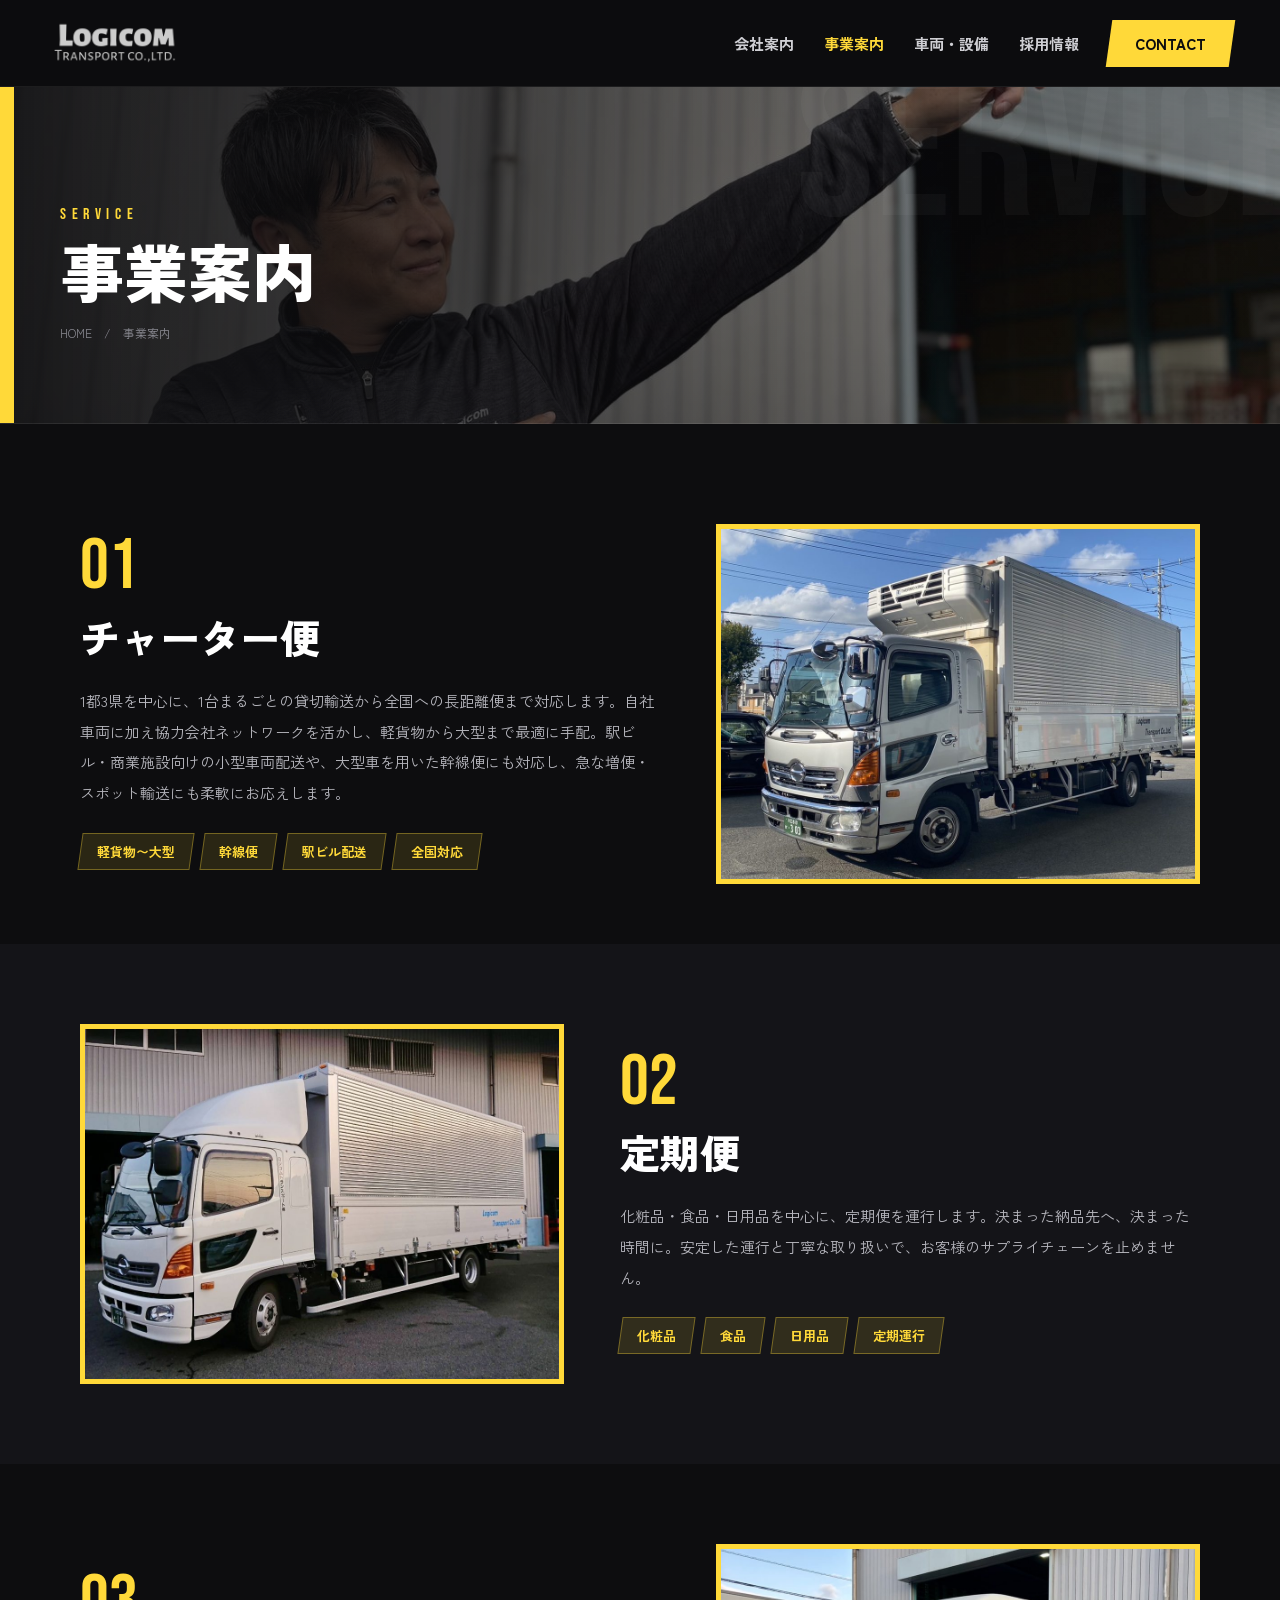
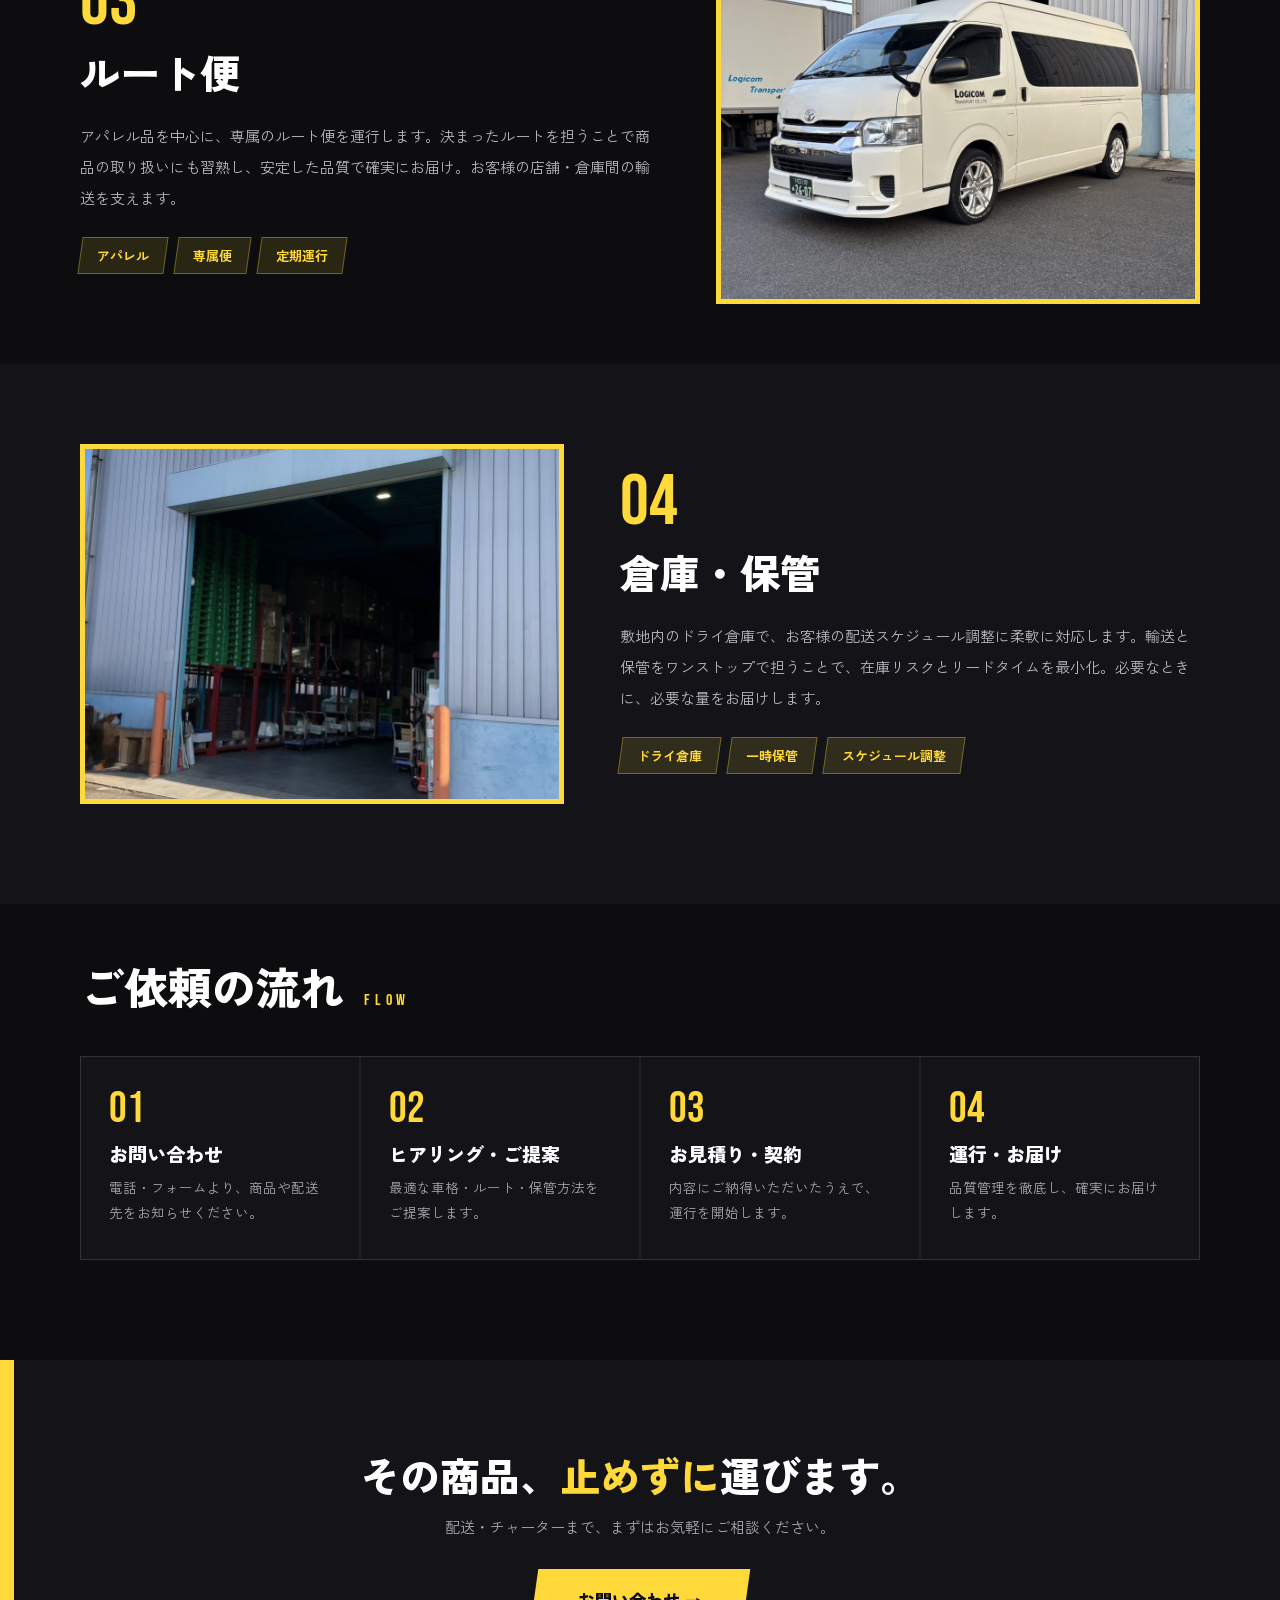
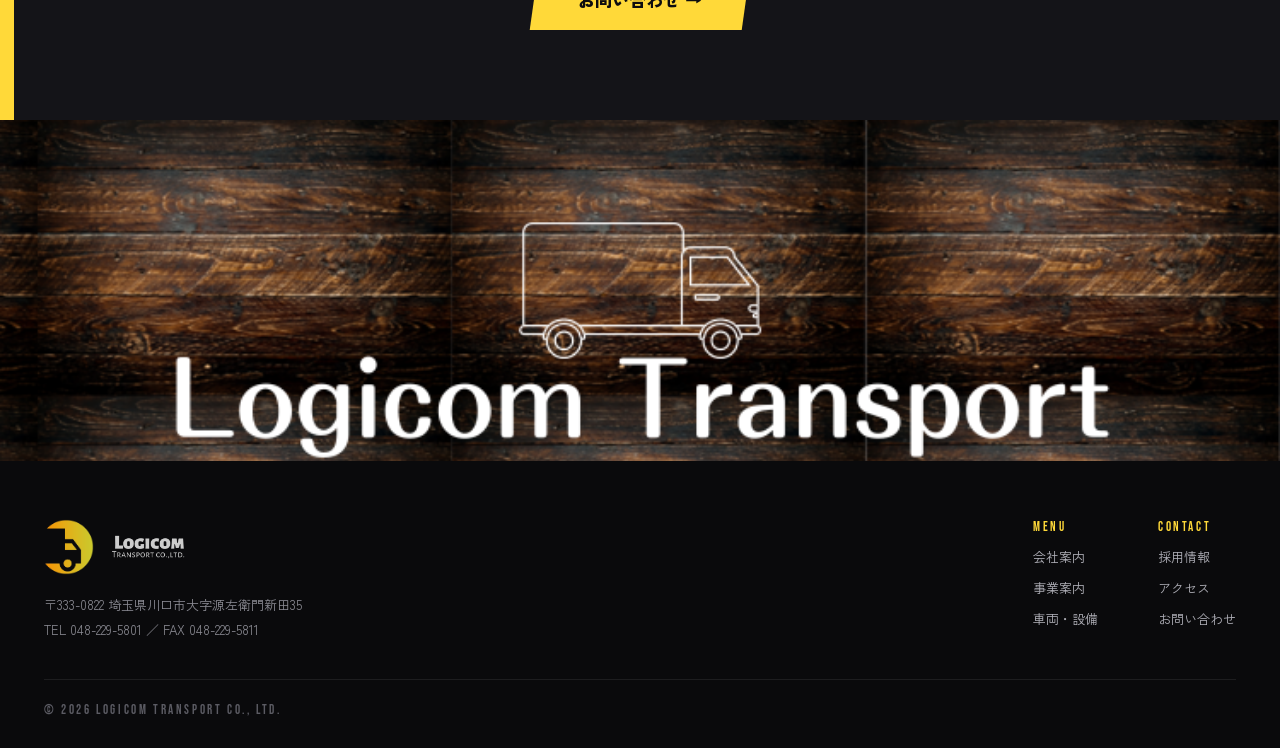
<file: service.html>
<!DOCTYPE html>
<html lang="ja">
<head>
<meta charset="utf-8">
<meta name="viewport" content="width=device-width, initial-scale=1">
<title>事業案内｜ロジコムトランスポート株式会社</title>
<meta name="description" content="チャーター便・定期便・ルート便・倉庫保管。ロジコムトランスポートの事業内容とご依頼の流れをご紹介します。">
<meta property="og:title" content="事業案内｜ロジコムトランスポート株式会社">
<meta property="og:description" content="チャーター便・定期便・ルート便・倉庫保管。ロジコムトランスポートの事業内容とご依頼の流れをご紹介します。">
<meta property="og:type" content="website">
<meta property="og:image" content="assets/photo-01.jpg">
<meta name="theme-color" content="#0d0d0f">
<link rel="icon" href="assets/logo-mark-circle.png">
<link rel="preconnect" href="https://fonts.googleapis.com">
<link rel="preconnect" href="https://fonts.gstatic.com" crossorigin>
<link href="https://fonts.googleapis.com/css2?family=Zen+Kaku+Gothic+New:wght@400;500;700;900&family=Bebas+Neue&display=swap" rel="stylesheet">
<style>
  *{box-sizing:border-box}
  html,body{margin:0;padding:0}
  body{font-family:'Zen Kaku Gothic New',sans-serif;-webkit-font-smoothing:antialiased;background:#0d0d0f}
  a{color:inherit}
</style>
<style>
[data-reveal]{opacity:0;transform:translateY(26px)}
[data-reveal].is-visible{opacity:1;transform:none}
@media (prefers-reduced-motion: reduce){[data-reveal]{opacity:1;transform:none}}
.g0:hover{background:#fff !important}
.g1:hover{background:#fff !important}
</style>
<link rel="stylesheet" href="styles.css?v=5">
</head>
<body>
<div style="background:#0d0d0f;color:#fff;font-family:'Zen Kaku Gothic New',sans-serif;overflow-x:hidden">

  <!-- ===== HEADER ===== -->
  <header style="position:sticky;top:0;z-index:50;display:flex;align-items:center;justify-content:space-between;padding:15px 44px;background:rgba(13,13,15,.86);backdrop-filter:blur(10px);border-bottom:1px solid rgba(255,255,255,.07)">
    <a href="index.html" style="display:flex;align-items:center;gap:14px;text-decoration:none">
      <img src="assets/logo-name-white.png" alt="ロジコムトランスポート株式会社" style="height:40px;display:block">
    </a>
    <nav style="display:flex;align-items:center;gap:26px">
      <a href="company.html" style="font-size:13px;font-weight:700;color:#cfcfd4;text-decoration:none">会社案内</a>
      <a href="service.html" style="font-size:13px;font-weight:700;color:#FFD939;text-decoration:none">事業案内</a>
      <a href="vehicles.html" style="font-size:13px;font-weight:700;color:#cfcfd4;text-decoration:none">車両・設備</a>
      <a href="recruit.html" style="font-size:13px;font-weight:700;color:#cfcfd4;text-decoration:none">採用情報</a>
      <a href="contact.html" style="background:#FFD939;color:#0d0d0f;font-size:13px;font-weight:900;padding:11px 22px;text-decoration:none;transform:skewX(-8deg)" class="g0"><span style="display:inline-block;transform:skewX(8deg)">CONTACT</span></a>
    </nav>
  </header>

  <!-- ===== PAGE HERO ===== -->
  <section style="position:relative;padding:118px 60px 82px;overflow:hidden;border-bottom:1px solid rgba(255,255,255,.08);background-image:linear-gradient(90deg,rgba(13,13,15,.95),rgba(13,13,15,.66) 56%,rgba(13,13,15,.42)),url('assets/photo-point.jpg');background-size:cover;background-position:center 42%">
    <div style="position:absolute;left:0;top:0;bottom:0;width:14px;background:#FFD939"></div>
    <div style="position:absolute;right:-30px;top:-40px;font-family:'Bebas Neue',sans-serif;font-size:210px;color:rgba(255,255,255,.035);line-height:1;pointer-events:none;white-space:nowrap">SERVICE</div>
    <div style="max-width:1240px;margin:0 auto;position:relative">
      <div style="font-family:'Bebas Neue',sans-serif;font-size:16px;letter-spacing:.35em;color:#FFD939;margin-bottom:14px">SERVICE</div>
      <h1 style="font-weight:900;font-size:64px;margin:0;line-height:1">事業案内</h1>
      <div style="margin-top:22px;font-size:12px;color:#8a8a92"><a href="index.html" style="color:#8a8a92;text-decoration:none">HOME</a>　/　事業案内</div>
    </div>
  </section>

  <!-- ===== 01 CHARTER ===== -->
  <section style="max-width:1240px;margin:0 auto;padding:100px 60px 60px">
    <div data-reveal style="transition:opacity .7s ease,transform .7s ease;display:grid;grid-template-columns:1.2fr 1fr;gap:56px;align-items:center">
      <div>
        <div style="font-family:'Bebas Neue',sans-serif;font-size:72px;color:#FFD939;line-height:.8">01</div>
        <h2 style="font-size:40px;font-weight:900;margin:12px 0 20px">チャーター便</h2>
        <p style="font-size:15px;line-height:2.05;color:#b6b6bd;margin:0 0 24px">1都3県を中心に、1台まるごとの貸切輸送から全国への長距離便まで対応します。自社車両に加え協力会社ネットワークを活かし、軽貨物から大型まで最適に手配。駅ビル・商業施設向けの小型車両配送や、大型車を用いた幹線便にも対応し、急な増便・スポット輸送にも柔軟にお応えします。</p>
        <div style="display:flex;flex-wrap:wrap;gap:10px">
          <span style="font-size:13px;font-weight:700;background:rgba(255,217,57,.12);border:1px solid rgba(255,217,57,.35);color:#FFD939;padding:8px 16px;transform:skewX(-8deg)"><span style="display:inline-block;transform:skewX(8deg)">軽貨物〜大型</span></span>
          <span style="font-size:13px;font-weight:700;background:rgba(255,217,57,.12);border:1px solid rgba(255,217,57,.35);color:#FFD939;padding:8px 16px;transform:skewX(-8deg)"><span style="display:inline-block;transform:skewX(8deg)">幹線便</span></span>
          <span style="font-size:13px;font-weight:700;background:rgba(255,217,57,.12);border:1px solid rgba(255,217,57,.35);color:#FFD939;padding:8px 16px;transform:skewX(-8deg)"><span style="display:inline-block;transform:skewX(8deg)">駅ビル配送</span></span>
          <span style="font-size:13px;font-weight:700;background:rgba(255,217,57,.12);border:1px solid rgba(255,217,57,.35);color:#FFD939;padding:8px 16px;transform:skewX(-8deg)"><span style="display:inline-block;transform:skewX(8deg)">全国対応</span></span>
        </div>
      </div>
      <div style="height:360px;background-image:url('assets/photo-03.jpg');background-size:cover;background-position:center;border:5px solid #FFD939"></div>
    </div>
  </section>

  <!-- ===== 02 REGULAR ===== -->
  <section style="background:#141418;padding:80px 0">
    <div style="max-width:1240px;margin:0 auto;padding:0 60px">
      <div data-reveal style="transition:opacity .7s ease,transform .7s ease;display:grid;grid-template-columns:1fr 1.2fr;gap:56px;align-items:center">
  <div style="height:360px;background-image:url('assets/photo-04.jpg');background-size:cover;background-position:center;border:5px solid #FFD939"></div>
        <div>
          <div style="font-family:'Bebas Neue',sans-serif;font-size:72px;color:#FFD939;line-height:.8">02</div>
          <h2 style="font-size:40px;font-weight:900;margin:12px 0 20px">定期便</h2>
          <p style="font-size:15px;line-height:2.05;color:#b6b6bd;margin:0 0 24px">化粧品・食品・日用品を中心に、定期便を運行します。決まった納品先へ、決まった時間に。安定した運行と丁寧な取り扱いで、お客様のサプライチェーンを止めません。</p>
          <div style="display:flex;flex-wrap:wrap;gap:10px">
            <span style="font-size:13px;font-weight:700;background:rgba(255,217,57,.12);border:1px solid rgba(255,217,57,.35);color:#FFD939;padding:8px 16px;transform:skewX(-8deg)"><span style="display:inline-block;transform:skewX(8deg)">化粧品</span></span>
            <span style="font-size:13px;font-weight:700;background:rgba(255,217,57,.12);border:1px solid rgba(255,217,57,.35);color:#FFD939;padding:8px 16px;transform:skewX(-8deg)"><span style="display:inline-block;transform:skewX(8deg)">食品</span></span>
            <span style="font-size:13px;font-weight:700;background:rgba(255,217,57,.12);border:1px solid rgba(255,217,57,.35);color:#FFD939;padding:8px 16px;transform:skewX(-8deg)"><span style="display:inline-block;transform:skewX(8deg)">日用品</span></span>
            <span style="font-size:13px;font-weight:700;background:rgba(255,217,57,.12);border:1px solid rgba(255,217,57,.35);color:#FFD939;padding:8px 16px;transform:skewX(-8deg)"><span style="display:inline-block;transform:skewX(8deg)">定期運行</span></span>
          </div>
        </div>
      </div>
    </div>
  </section>

  <!-- ===== 03 ROUTE ===== -->
  <section style="max-width:1240px;margin:0 auto;padding:80px 60px 60px">
    <div data-reveal style="transition:opacity .7s ease,transform .7s ease;display:grid;grid-template-columns:1.2fr 1fr;gap:56px;align-items:center">
      <div>
        <div style="font-family:'Bebas Neue',sans-serif;font-size:72px;color:#FFD939;line-height:.8">03</div>
        <h2 style="font-size:40px;font-weight:900;margin:12px 0 20px">ルート便</h2>
        <p style="font-size:15px;line-height:2.05;color:#b6b6bd;margin:0 0 24px">アパレル品を中心に、専属のルート便を運行します。決まったルートを担うことで商品の取り扱いにも習熟し、安定した品質で確実にお届け。お客様の店舗・倉庫間の輸送を支えます。</p>
        <div style="display:flex;flex-wrap:wrap;gap:10px">
          <span style="font-size:13px;font-weight:700;background:rgba(255,217,57,.12);border:1px solid rgba(255,217,57,.35);color:#FFD939;padding:8px 16px;transform:skewX(-8deg)"><span style="display:inline-block;transform:skewX(8deg)">アパレル</span></span>
          <span style="font-size:13px;font-weight:700;background:rgba(255,217,57,.12);border:1px solid rgba(255,217,57,.35);color:#FFD939;padding:8px 16px;transform:skewX(-8deg)"><span style="display:inline-block;transform:skewX(8deg)">専属便</span></span>
          <span style="font-size:13px;font-weight:700;background:rgba(255,217,57,.12);border:1px solid rgba(255,217,57,.35);color:#FFD939;padding:8px 16px;transform:skewX(-8deg)"><span style="display:inline-block;transform:skewX(8deg)">定期運行</span></span>
        </div>
      </div>
      <div style="height:360px;background-image:url('assets/photo-01.jpg');background-size:cover;background-position:center;border:5px solid #FFD939"></div>
    </div>
  </section>

  <!-- ===== 04 WAREHOUSE ===== -->
  <section style="background:#141418;padding:80px 0 100px">
    <div style="max-width:1240px;margin:0 auto;padding:0 60px">
      <div data-reveal style="transition:opacity .7s ease,transform .7s ease;display:grid;grid-template-columns:1fr 1.2fr;gap:56px;align-items:center">
  <div style="height:360px;background-image:url('assets/photo-05.jpg');background-size:cover;background-position:center;border:5px solid #FFD939"></div>
        <div>
          <div style="font-family:'Bebas Neue',sans-serif;font-size:72px;color:#FFD939;line-height:.8">04</div>
          <h2 style="font-size:40px;font-weight:900;margin:12px 0 20px">倉庫・保管</h2>
          <p style="font-size:15px;line-height:2.05;color:#b6b6bd;margin:0 0 24px">敷地内のドライ倉庫で、お客様の配送スケジュール調整に柔軟に対応します。輸送と保管をワンストップで担うことで、在庫リスクとリードタイムを最小化。必要なときに、必要な量をお届けします。</p>
          <div style="display:flex;flex-wrap:wrap;gap:10px">
            <span style="font-size:13px;font-weight:700;background:rgba(255,217,57,.12);border:1px solid rgba(255,217,57,.35);color:#FFD939;padding:8px 16px;transform:skewX(-8deg)"><span style="display:inline-block;transform:skewX(8deg)">ドライ倉庫</span></span>
            <span style="font-size:13px;font-weight:700;background:rgba(255,217,57,.12);border:1px solid rgba(255,217,57,.35);color:#FFD939;padding:8px 16px;transform:skewX(-8deg)"><span style="display:inline-block;transform:skewX(8deg)">一時保管</span></span>
            <span style="font-size:13px;font-weight:700;background:rgba(255,217,57,.12);border:1px solid rgba(255,217,57,.35);color:#FFD939;padding:8px 16px;transform:skewX(-8deg)"><span style="display:inline-block;transform:skewX(8deg)">スケジュール調整</span></span>
          </div>
        </div>
      </div>
    </div>
  </section>

  <!-- ===== FLOW ===== -->
  <section style="max-width:1240px;margin:0 auto;padding:60px 60px 100px">
    <div data-reveal style="transition:opacity .7s ease,transform .7s ease;display:flex;align-items:baseline;gap:20px;margin-bottom:46px">
      <h2 style="font-weight:900;font-size:44px;margin:0;line-height:1">ご依頼の流れ</h2>
      <span style="font-family:'Bebas Neue',sans-serif;font-size:16px;letter-spacing:.3em;color:#FFD939">FLOW</span>
    </div>
    <div style="display:grid;grid-template-columns:repeat(4,1fr);gap:2px;background:rgba(255,255,255,.08);border:1px solid rgba(255,255,255,.08)">
      <div data-reveal style="transition:opacity .7s ease,transform .7s ease;background:#141418;padding:34px 28px"><div style="font-family:'Bebas Neue',sans-serif;font-size:44px;color:#FFD939;line-height:.8">01</div><h3 style="font-size:19px;font-weight:900;margin:14px 0 8px">お問い合わせ</h3><p style="font-size:13.5px;line-height:1.85;color:#a5a5ac;margin:0">電話・フォームより、商品や配送先をお知らせください。</p></div>
      <div data-reveal style="transition:opacity .7s ease .06s,transform .7s ease .06s;background:#141418;padding:34px 28px"><div style="font-family:'Bebas Neue',sans-serif;font-size:44px;color:#FFD939;line-height:.8">02</div><h3 style="font-size:19px;font-weight:900;margin:14px 0 8px">ヒアリング・ご提案</h3><p style="font-size:13.5px;line-height:1.85;color:#a5a5ac;margin:0">最適な車格・ルート・保管方法をご提案します。</p></div>
      <div data-reveal style="transition:opacity .7s ease .12s,transform .7s ease .12s;background:#141418;padding:34px 28px"><div style="font-family:'Bebas Neue',sans-serif;font-size:44px;color:#FFD939;line-height:.8">03</div><h3 style="font-size:19px;font-weight:900;margin:14px 0 8px">お見積り・契約</h3><p style="font-size:13.5px;line-height:1.85;color:#a5a5ac;margin:0">内容にご納得いただいたうえで、運行を開始します。</p></div>
      <div data-reveal style="transition:opacity .7s ease .18s,transform .7s ease .18s;background:#141418;padding:34px 28px"><div style="font-family:'Bebas Neue',sans-serif;font-size:44px;color:#FFD939;line-height:.8">04</div><h3 style="font-size:19px;font-weight:900;margin:14px 0 8px">運行・お届け</h3><p style="font-size:13.5px;line-height:1.85;color:#a5a5ac;margin:0">品質管理を徹底し、確実にお届けします。</p></div>
    </div>
  </section>

  <!-- ===== CTA ===== -->
  <section style="position:relative;padding:90px 60px;overflow:hidden;background:#141418">
    <div style="position:absolute;left:0;top:0;bottom:0;width:14px;background:#FFD939"></div>
    <div style="max-width:1000px;margin:0 auto;text-align:center">
      <h2 style="font-weight:900;font-size:40px;margin:0 0 16px;line-height:1.25">その商品、<span style="color:#FFD939">止めずに</span>運びます。</h2>
      <p style="font-size:15px;color:#a5a5ac;margin:0 0 32px">配送・チャーターまで、まずはお気軽にご相談ください。</p>
      <a href="contact.html" style="display:inline-flex;align-items:center;gap:10px;background:#FFD939;color:#0d0d0f;font-size:17px;font-weight:900;padding:18px 44px;text-decoration:none;transform:skewX(-8deg)" class="g1"><span style="display:inline-block;transform:skewX(8deg)">お問い合わせ →</span></a>
    </div>
  </section>

  <!-- ===== WOOD BAND ===== -->
  <div style="background:#0a0a0c;font-size:0"><img src="assets/header-wood.png" alt="Logicom Transport" style="display:block;width:100%;height:auto"></div>

  <!-- ===== FOOTER ===== -->
  <footer style="background:#0a0a0c;padding:58px 44px 30px">
    <div style="max-width:1240px;margin:0 auto;display:flex;justify-content:space-between;flex-wrap:wrap;gap:40px">
      <div style="max-width:360px">
        <div style="display:flex;align-items:center;gap:14px;margin-bottom:18px">
          <img src="assets/logo-mark-circle.png" alt="" style="height:56px;display:block">
          <img src="assets/logo-name-white.png" alt="ロジコムトランスポート株式会社" style="height:30px;display:block">
        </div>
        <p style="font-size:13px;line-height:1.9;color:#8a8a92;margin:0">〒333-0822 埼玉県川口市大字源左衛門新田35<br>TEL 048-229-5801 ／ FAX 048-229-5811</p>
      </div>
      <div style="display:flex;gap:60px;flex-wrap:wrap">
        <div style="display:flex;flex-direction:column;gap:12px"><span style="font-family:'Bebas Neue',sans-serif;font-size:13px;letter-spacing:.2em;color:#FFD939">MENU</span><a href="company.html" style="font-size:13px;color:#b0b0b8;text-decoration:none">会社案内</a><a href="service.html" style="font-size:13px;color:#b0b0b8;text-decoration:none">事業案内</a><a href="vehicles.html" style="font-size:13px;color:#b0b0b8;text-decoration:none">車両・設備</a></div>
        <div style="display:flex;flex-direction:column;gap:12px"><span style="font-family:'Bebas Neue',sans-serif;font-size:13px;letter-spacing:.2em;color:#FFD939">CONTACT</span><a href="recruit.html" style="font-size:13px;color:#b0b0b8;text-decoration:none">採用情報</a><a href="access.html" style="font-size:13px;color:#b0b0b8;text-decoration:none">アクセス</a><a href="contact.html" style="font-size:13px;color:#b0b0b8;text-decoration:none">お問い合わせ</a></div>
      </div>
    </div>
    <div style="max-width:1240px;margin:36px auto 0;padding-top:22px;border-top:1px solid rgba(255,255,255,.08);font-family:'Bebas Neue',sans-serif;font-size:13px;letter-spacing:.2em;color:#5b5b63">© 2026 LOGICOM TRANSPORT CO., LTD.</div>
  </footer>

</div>
<script>
(function(){
  var els=[].slice.call(document.querySelectorAll('[data-reveal]'));
  if(!els.length)return;
  function show(e){e.classList.add('is-visible');}
  if('IntersectionObserver' in window){
    var io=new IntersectionObserver(function(ents){
      ents.forEach(function(en){if(en.isIntersecting){show(en.target);io.unobserve(en.target);}});
    },{threshold:0.08,rootMargin:'0px 0px -6% 0px'});
    els.forEach(function(e){io.observe(e);});
    setTimeout(function(){els.forEach(show);},1800);
  } else { els.forEach(show); }
})();
</script>
<script src="menu.js?v=5"></script>
</body>
</html>
</file>
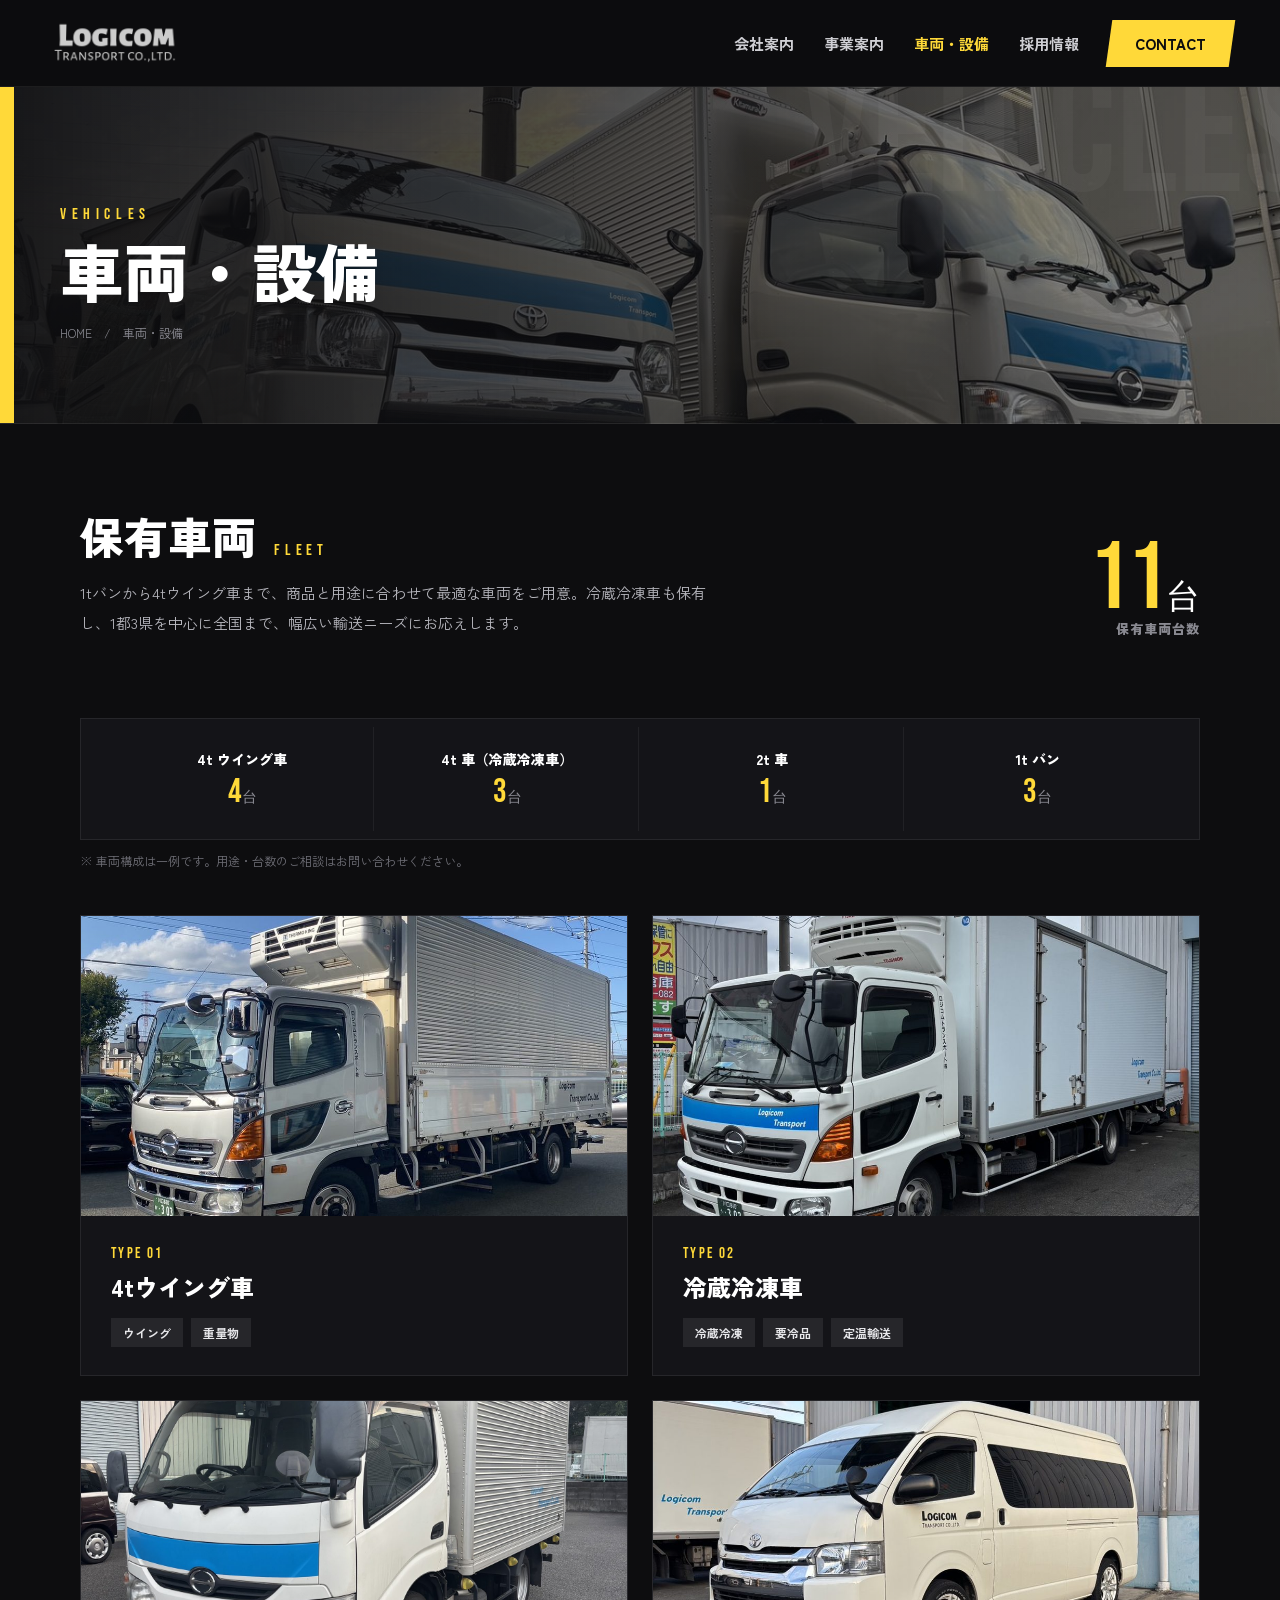
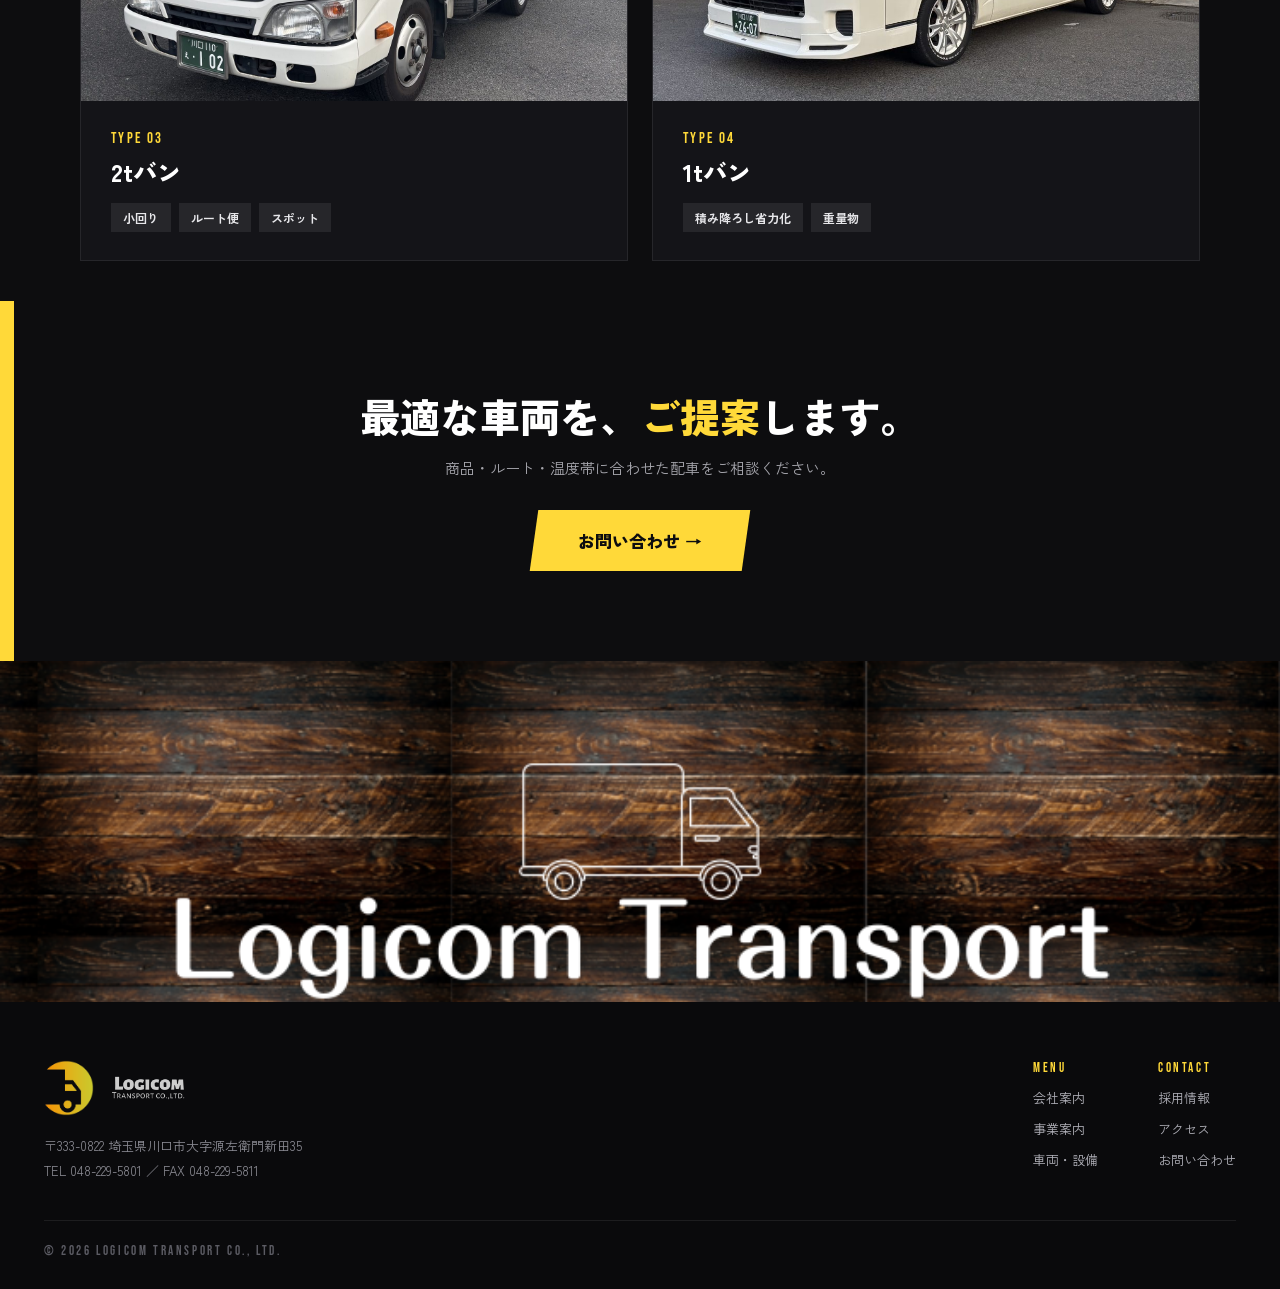
<file: vehicles.html>
<!DOCTYPE html>
<html lang="ja">
<head>
<meta charset="utf-8">
<meta name="viewport" content="width=device-width, initial-scale=1">
<title>車両・設備｜ロジコムトランスポート株式会社</title>
<meta name="description" content="1tバンから4tウイング車まで、用途に合わせて最適な車両をご用意。ロジコムトランスポートの保有車両をご紹介します。">
<meta property="og:title" content="車両・設備｜ロジコムトランスポート株式会社">
<meta property="og:description" content="1tバンから4tウイング車まで、用途に合わせて最適な車両をご用意。ロジコムトランスポートの保有車両をご紹介します。">
<meta property="og:type" content="website">
<meta property="og:image" content="assets/photo-01.jpg">
<meta name="theme-color" content="#0d0d0f">
<link rel="icon" href="assets/logo-mark-circle.png">
<link rel="preconnect" href="https://fonts.googleapis.com">
<link rel="preconnect" href="https://fonts.gstatic.com" crossorigin>
<link href="https://fonts.googleapis.com/css2?family=Zen+Kaku+Gothic+New:wght@400;500;700;900&family=Bebas+Neue&display=swap" rel="stylesheet">
<style>
  *{box-sizing:border-box}
  html,body{margin:0;padding:0}
  body{font-family:'Zen Kaku Gothic New',sans-serif;-webkit-font-smoothing:antialiased;background:#0d0d0f}
  a{color:inherit}
</style>
<style>
[data-reveal]{opacity:0;transform:translateY(26px)}
[data-reveal].is-visible{opacity:1;transform:none}
@media (prefers-reduced-motion: reduce){[data-reveal]{opacity:1;transform:none}}
.g0:hover{background:#fff !important}
.g1:hover{background:#fff !important}
</style>
<link rel="stylesheet" href="styles.css?v=5">
</head>
<body>
<div style="background:#0d0d0f;color:#fff;font-family:'Zen Kaku Gothic New',sans-serif;overflow-x:hidden">

  <!-- ===== HEADER ===== -->
  <header style="position:sticky;top:0;z-index:50;display:flex;align-items:center;justify-content:space-between;padding:15px 44px;background:rgba(13,13,15,.86);backdrop-filter:blur(10px);border-bottom:1px solid rgba(255,255,255,.07)">
    <a href="index.html" style="display:flex;align-items:center;gap:14px;text-decoration:none">
      <img src="assets/logo-name-white.png" alt="ロジコムトランスポート株式会社" style="height:40px;display:block">
    </a>
    <nav style="display:flex;align-items:center;gap:26px">
      <a href="company.html" style="font-size:13px;font-weight:700;color:#cfcfd4;text-decoration:none">会社案内</a>
      <a href="service.html" style="font-size:13px;font-weight:700;color:#cfcfd4;text-decoration:none">事業案内</a>
      <a href="vehicles.html" style="font-size:13px;font-weight:700;color:#FFD939;text-decoration:none">車両・設備</a>
      <a href="recruit.html" style="font-size:13px;font-weight:700;color:#cfcfd4;text-decoration:none">採用情報</a>
      <a href="contact.html" style="background:#FFD939;color:#0d0d0f;font-size:13px;font-weight:900;padding:11px 22px;text-decoration:none;transform:skewX(-8deg)" class="g0"><span style="display:inline-block;transform:skewX(8deg)">CONTACT</span></a>
    </nav>
  </header>

  <!-- ===== PAGE HERO ===== -->
  <section style="position:relative;padding:118px 60px 82px;overflow:hidden;border-bottom:1px solid rgba(255,255,255,.08);background-image:linear-gradient(90deg,rgba(13,13,15,.95),rgba(13,13,15,.66) 56%,rgba(13,13,15,.42)),url('assets/photo-fleet.jpg');background-size:cover;background-position:center 42%">
    <div style="position:absolute;left:0;top:0;bottom:0;width:14px;background:#FFD939"></div>
    <div style="position:absolute;right:-30px;top:-40px;font-family:'Bebas Neue',sans-serif;font-size:180px;color:rgba(255,255,255,.035);line-height:1;pointer-events:none;white-space:nowrap">VEHICLES</div>
    <div style="max-width:1240px;margin:0 auto;position:relative">
      <div style="font-family:'Bebas Neue',sans-serif;font-size:16px;letter-spacing:.35em;color:#FFD939;margin-bottom:14px">VEHICLES</div>
      <h1 style="font-weight:900;font-size:64px;margin:0;line-height:1">車両・設備</h1>
      <div style="margin-top:22px;font-size:12px;color:#8a8a92"><a href="index.html" style="color:#8a8a92;text-decoration:none">HOME</a>　/　車両・設備</div>
    </div>
  </section>

  <!-- ===== INTRO ===== -->
  <section style="max-width:1240px;margin:0 auto;padding:90px 60px 30px">
    <div data-reveal style="transition:opacity .7s ease,transform .7s ease;display:grid;grid-template-columns:1fr auto;gap:40px;align-items:end;margin-bottom:50px">
      <div>
        <div style="display:flex;align-items:baseline;gap:18px;margin-bottom:18px"><h2 style="font-weight:900;font-size:44px;margin:0;line-height:1">保有車両</h2><span style="font-family:'Bebas Neue',sans-serif;font-size:16px;letter-spacing:.3em;color:#FFD939">FLEET</span></div>
        <p style="font-size:15px;line-height:2;color:#b6b6bd;max-width:640px;margin:0">1tバンから4tウイング車まで、商品と用途に合わせて最適な車両をご用意。冷蔵冷凍車も保有し、1都3県を中心に全国まで、幅広い輸送ニーズにお応えします。</p>
      </div>
      <div style="text-align:right;flex:none"><div style="font-family:'Bebas Neue',sans-serif;font-size:96px;color:#FFD939;line-height:.8">11<span style="font-size:34px;color:#fff">台</span></div><div style="font-size:13px;font-weight:900;color:#8a8a92;letter-spacing:.08em">保有車両台数</div></div>
    </div>
  </section>

  <!-- ===== FLEET BREAKDOWN ===== -->
  <section style="max-width:1240px;margin:0 auto;padding:0 60px 10px">
    <div data-reveal style="transition:opacity .7s ease,transform .7s ease;border:1px solid rgba(255,255,255,.08);background:#141418;padding:8px 30px">
      <div style="display:grid;grid-template-columns:repeat(4,1fr);gap:2px">
        <div style="padding:22px 8px;text-align:center;border-right:1px solid rgba(255,255,255,.06)"><div style="font-size:14px;font-weight:900;color:#fff">4t ウイング車</div><div style="font-family:'Bebas Neue',sans-serif;font-size:34px;color:#FFD939;line-height:1;margin-top:6px">4<span style="font-size:15px;color:#8a8a92">台</span></div></div>
        <div style="padding:22px 8px;text-align:center;border-right:1px solid rgba(255,255,255,.06)"><div style="font-size:14px;font-weight:900;color:#fff">4t 車（冷蔵冷凍車）</div><div style="font-family:'Bebas Neue',sans-serif;font-size:34px;color:#FFD939;line-height:1;margin-top:6px">3<span style="font-size:15px;color:#8a8a92">台</span></div></div>
        <div style="padding:22px 8px;text-align:center;border-right:1px solid rgba(255,255,255,.06)"><div style="font-size:14px;font-weight:900;color:#fff">2t 車</div><div style="font-family:'Bebas Neue',sans-serif;font-size:34px;color:#FFD939;line-height:1;margin-top:6px">1<span style="font-size:15px;color:#8a8a92">台</span></div></div>
        <div style="padding:22px 8px;text-align:center;"><div style="font-size:14px;font-weight:900;color:#fff">1t バン</div><div style="font-family:'Bebas Neue',sans-serif;font-size:34px;color:#FFD939;line-height:1;margin-top:6px">3<span style="font-size:15px;color:#8a8a92">台</span></div></div>
      </div>
    </div>
    <p style="font-size:12px;color:#6f6f77;margin:12px 0 0">※ 車両構成は一例です。用途・台数のご相談はお問い合わせください。</p>
  </section>

  <!-- ===== FLEET GRID ===== -->
  <section style="max-width:1240px;margin:0 auto;padding:36px 60px 40px">
    <div style="display:grid;grid-template-columns:repeat(2,1fr);gap:24px">
      <div data-reveal style="transition:opacity .7s ease,transform .7s ease;background:#141418;border:1px solid rgba(255,255,255,.08)">
        <div style="height:300px;background-image:url('assets/photo-03.jpg');background-size:cover;background-position:center"></div>
        <div style="padding:28px 30px">
          <div style="font-family:'Bebas Neue',sans-serif;font-size:15px;letter-spacing:.16em;color:#FFD939">TYPE 01</div>
          <h3 style="font-size:24px;font-weight:900;margin:6px 0 14px">4tウイング車</h3>
          <div style="display:flex;flex-wrap:wrap;gap:8px"><span style="font-size:12px;font-weight:700;background:rgba(255,255,255,.08);color:#e7e7ea;padding:6px 12px">ウイング</span><span style="font-size:12px;font-weight:700;background:rgba(255,255,255,.08);color:#e7e7ea;padding:6px 12px">重量物</span></div>
        </div>
      </div>
      <div data-reveal style="transition:opacity .7s ease .08s,transform .7s ease .08s;background:#141418;border:1px solid rgba(255,255,255,.08)">
        <div style="height:300px;background-image:url('assets/photo-06.jpg');background-size:cover;background-position:center"></div>
        <div style="padding:28px 30px">
          <div style="font-family:'Bebas Neue',sans-serif;font-size:15px;letter-spacing:.16em;color:#FFD939">TYPE 02</div>
          <h3 style="font-size:24px;font-weight:900;margin:6px 0 14px">冷蔵冷凍車</h3>
          <div style="display:flex;flex-wrap:wrap;gap:8px"><span style="font-size:12px;font-weight:700;background:rgba(255,255,255,.08);color:#e7e7ea;padding:6px 12px">冷蔵冷凍</span><span style="font-size:12px;font-weight:700;background:rgba(255,255,255,.08);color:#e7e7ea;padding:6px 12px">要冷品</span><span style="font-size:12px;font-weight:700;background:rgba(255,255,255,.08);color:#e7e7ea;padding:6px 12px">定温輸送</span></div>
        </div>
      </div>
      <div data-reveal style="transition:opacity .7s ease .16s,transform .7s ease .16s;background:#141418;border:1px solid rgba(255,255,255,.08)">
        <div style="height:300px;background-image:url('assets/photo-2t.jpg');background-size:cover;background-position:center 55%"></div>
        <div style="padding:28px 30px">
          <div style="font-family:'Bebas Neue',sans-serif;font-size:15px;letter-spacing:.16em;color:#FFD939">TYPE 03</div>
          <h3 style="font-size:24px;font-weight:900;margin:6px 0 14px">2tバン</h3>
          <div style="display:flex;flex-wrap:wrap;gap:8px"><span style="font-size:12px;font-weight:700;background:rgba(255,255,255,.08);color:#e7e7ea;padding:6px 12px">小回り</span><span style="font-size:12px;font-weight:700;background:rgba(255,255,255,.08);color:#e7e7ea;padding:6px 12px">ルート便</span><span style="font-size:12px;font-weight:700;background:rgba(255,255,255,.08);color:#e7e7ea;padding:6px 12px">スポット</span></div>
        </div>
      </div>
      <div data-reveal style="transition:opacity .7s ease .24s,transform .7s ease .24s;background:#141418;border:1px solid rgba(255,255,255,.08)">
        <div style="height:300px;background-image:url('assets/photo-01.jpg');background-size:cover;background-position:center"></div>
        <div style="padding:28px 30px">
          <div style="font-family:'Bebas Neue',sans-serif;font-size:15px;letter-spacing:.16em;color:#FFD939">TYPE 04</div>
          <h3 style="font-size:24px;font-weight:900;margin:6px 0 14px">1tバン</h3>
          <div style="display:flex;flex-wrap:wrap;gap:8px"><span style="font-size:12px;font-weight:700;background:rgba(255,255,255,.08);color:#e7e7ea;padding:6px 12px">積み降ろし省力化</span><span style="font-size:12px;font-weight:700;background:rgba(255,255,255,.08);color:#e7e7ea;padding:6px 12px">重量物</span></div>
        </div>
      </div>
    </div>
  </section>

  <!-- ===== CTA ===== -->
  <section style="position:relative;padding:90px 60px;overflow:hidden;background:#0d0d0f">
    <div style="position:absolute;left:0;top:0;bottom:0;width:14px;background:#FFD939"></div>
    <div style="max-width:1000px;margin:0 auto;text-align:center">
      <h2 style="font-weight:900;font-size:40px;margin:0 0 16px;line-height:1.25">最適な車両を、<span style="color:#FFD939">ご提案</span>します。</h2>
      <p style="font-size:15px;color:#a5a5ac;margin:0 0 32px">商品・ルート・温度帯に合わせた配車をご相談ください。</p>
      <a href="contact.html" style="display:inline-flex;align-items:center;gap:10px;background:#FFD939;color:#0d0d0f;font-size:17px;font-weight:900;padding:18px 44px;text-decoration:none;transform:skewX(-8deg)" class="g1"><span style="display:inline-block;transform:skewX(8deg)">お問い合わせ →</span></a>
    </div>
  </section>

  <!-- ===== WOOD BAND ===== -->
  <div style="background:#0a0a0c;font-size:0"><img src="assets/header-wood.png" alt="Logicom Transport" style="display:block;width:100%;height:auto"></div>

  <!-- ===== FOOTER ===== -->
  <footer style="background:#0a0a0c;padding:58px 44px 30px">
    <div style="max-width:1240px;margin:0 auto;display:flex;justify-content:space-between;flex-wrap:wrap;gap:40px">
      <div style="max-width:360px">
        <div style="display:flex;align-items:center;gap:14px;margin-bottom:18px">
          <img src="assets/logo-mark-circle.png" alt="" style="height:56px;display:block">
          <img src="assets/logo-name-white.png" alt="ロジコムトランスポート株式会社" style="height:30px;display:block">
        </div>
        <p style="font-size:13px;line-height:1.9;color:#8a8a92;margin:0">〒333-0822 埼玉県川口市大字源左衛門新田35<br>TEL 048-229-5801 ／ FAX 048-229-5811</p>
      </div>
      <div style="display:flex;gap:60px;flex-wrap:wrap">
        <div style="display:flex;flex-direction:column;gap:12px"><span style="font-family:'Bebas Neue',sans-serif;font-size:13px;letter-spacing:.2em;color:#FFD939">MENU</span><a href="company.html" style="font-size:13px;color:#b0b0b8;text-decoration:none">会社案内</a><a href="service.html" style="font-size:13px;color:#b0b0b8;text-decoration:none">事業案内</a><a href="vehicles.html" style="font-size:13px;color:#b0b0b8;text-decoration:none">車両・設備</a></div>
        <div style="display:flex;flex-direction:column;gap:12px"><span style="font-family:'Bebas Neue',sans-serif;font-size:13px;letter-spacing:.2em;color:#FFD939">CONTACT</span><a href="recruit.html" style="font-size:13px;color:#b0b0b8;text-decoration:none">採用情報</a><a href="access.html" style="font-size:13px;color:#b0b0b8;text-decoration:none">アクセス</a><a href="contact.html" style="font-size:13px;color:#b0b0b8;text-decoration:none">お問い合わせ</a></div>
      </div>
    </div>
    <div style="max-width:1240px;margin:36px auto 0;padding-top:22px;border-top:1px solid rgba(255,255,255,.08);font-family:'Bebas Neue',sans-serif;font-size:13px;letter-spacing:.2em;color:#5b5b63">© 2026 LOGICOM TRANSPORT CO., LTD.</div>
  </footer>

</div>
<script>
(function(){
  var els=[].slice.call(document.querySelectorAll('[data-reveal]'));
  if(!els.length)return;
  function show(e){e.classList.add('is-visible');}
  if('IntersectionObserver' in window){
    var io=new IntersectionObserver(function(ents){
      ents.forEach(function(en){if(en.isIntersecting){show(en.target);io.unobserve(en.target);}});
    },{threshold:0.08,rootMargin:'0px 0px -6% 0px'});
    els.forEach(function(e){io.observe(e);});
    setTimeout(function(){els.forEach(show);},1800);
  } else { els.forEach(show); }
})();
</script>
<script src="menu.js?v=5"></script>
</body>
</html>
</file>
<file: styles.css>
/* ============================================================
   ロジコムトランスポート コーポレートサイト 共通スタイル
   （プロトタイプ由来のインラインstyleを属性セレクタで上書き）
   ============================================================ */

/* html はルートのスクロール要素（横スクロールは抑止）。ここが overflow を
   持ってもヘッダーの sticky は壊れない（壊すのは中間ラッパーの overflow）。 */
html{ overflow-x:hidden; }
/* 各ページの本体ラッパー（inline に overflow-x:hidden）はスクロールコンテナ化
   させないよう clip + overflow-y:visible にする。overflow-y を明示しないと
   clip が hidden に降格し、再びスクロールコンテナ化して sticky が効かない。
   これで position:sticky のヘッダーがビューポート基準で追従する。 */
[style*="overflow-x:hidden"]{ overflow-x:clip !important; overflow-y:visible !important; }
img,iframe{ max-width:100%; }

/* ===== ヘッダー（全体的に少し大きく／デスクトップ） ===== */
header{ padding:18px 48px !important; }
header > a > img{ height:50px !important; }
header nav{ gap:30px !important; }
header nav a{ font-size:15px !important; }
header nav a:last-child{ font-size:15px !important; padding:13px 26px !important; }

/* TOP実績の「ANYWHERE」ワードは文字数が多いのでセル内に収まるよう調整 */
.lc-stat-any{ letter-spacing:.005em; }

/* モバイルメニュー部品（デスクトップでは非表示。JSがbody直下に生成） */
.lc-burger{ display:none; }
.lc-drawer{ display:none; }
.lc-overlay{ display:none; }

/* ============================================================
   モバイル：ハンバーガーメニュー（<=900px）
   ハンバーガー / ドロワー / オーバーレイは body 直下に置く。
   （header は backdrop-filter を持つため、その内側では
     position:fixed / transform が閉じ込められて機能しない）
   ============================================================ */
@media (max-width:900px){
  header{ padding:14px 20px !important; }
  header > a > img{ height:42px !important; }
  header nav{ display:none !important; }

  .lc-burger{
    display:flex; flex-direction:column; justify-content:center; gap:5px;
    position:fixed; top:13px; right:14px; z-index:70;
    width:46px; height:46px; padding:10px; margin:0;
    background:none; border:0; cursor:pointer;
  }
  .lc-burger span{
    display:block; width:100%; height:2px; background:#fff; border-radius:2px;
    transition:transform .3s ease, opacity .3s ease;
  }
  .lc-burger.open span:nth-child(1){ transform:translateY(7px) rotate(45deg); }
  .lc-burger.open span:nth-child(2){ opacity:0; }
  .lc-burger.open span:nth-child(3){ transform:translateY(-7px) rotate(-45deg); }

  .lc-drawer{
    display:block; box-sizing:border-box;
    position:fixed; top:0; right:0; bottom:0;
    width:min(80vw,300px);
    background:#0d0d0f; border-left:1px solid rgba(255,255,255,.1);
    padding:84px 24px 40px;
    transform:translateX(100%); transition:transform .32s ease;
    z-index:65; overflow-y:auto;
  }
  .lc-drawer.open{ transform:translateX(0); }
  .lc-drawer a{
    display:block; color:#fff; text-decoration:none;
    font-size:17px; font-weight:700; padding:16px 6px;
    border-bottom:1px solid rgba(255,255,255,.08);
  }
  .lc-drawer a.lc-cta{
    background:#FFD939; color:#0d0d0f; font-weight:900; text-align:center;
    margin-top:18px; padding:16px; border:0;
  }

  .lc-overlay{
    display:block; position:fixed; inset:0; background:rgba(0,0,0,.5);
    opacity:0; visibility:hidden; transition:opacity .32s ease, visibility .32s ease;
    z-index:60;
  }
  .lc-overlay.open{ opacity:1; visibility:visible; }
}

/* ============================================================
   レイアウト：多カラム → 1カラム化・余白圧縮（<=820px）
   ============================================================ */
@media (max-width:820px){
  /* 横方向の余白を圧縮（縦は維持） */
  [style*="px 60px"], [style*=":0 60px"],
  [style*="px 44px"], [style*=":0 44px"]{
    padding-left:20px !important; padding-right:20px !important;
  }

  /* repeat グリッド */
  [style*="grid-template-columns:repeat(5,1fr)"]{ grid-template-columns:repeat(3,1fr) !important; }
  [style*="grid-template-columns:repeat(4,1fr)"]{ grid-template-columns:repeat(2,1fr) !important; }
  [style*="grid-template-columns:repeat(3,1fr)"]{ grid-template-columns:1fr !important; }
  [style*="grid-template-columns:repeat(2,1fr)"]{ grid-template-columns:1fr !important; }

  /* 画像＋テキストの2カラム → 縦積み */
  [style*="grid-template-columns:1.2fr 1fr"],
  [style*="grid-template-columns:1.5fr 1fr"],
  [style*="grid-template-columns:1fr 1.05fr"],
  [style*="grid-template-columns:1fr 1.2fr"],
  [style*="grid-template-columns:1fr 1.35fr"],
  [style*="grid-template-columns:1fr 1fr"],
  [style*="grid-template-columns:1fr auto"]{ grid-template-columns:1fr !important; }

  /* 沿革などの「見出し + 本文」行 */
  [style*="grid-template-columns:160px 1fr"]{ grid-template-columns:auto 1fr !important; gap:20px !important; }

  /* 「強み」行：横並び → 縦積み */
  [style*="justify-content:space-between"][style*="border-top:1px solid rgba(255,255,255,.12)"]{
    flex-direction:column !important; align-items:flex-start !important; gap:12px !important;
  }
  [style*="text-align:right"][style*="max-width:420px"]{
    text-align:left !important; max-width:100% !important;
  }

  /* トップのヒーロー：PCの「斜め＋画像」構成を縦レイアウトで踏襲 */
  [style*="min-height:720px"]{ min-height:88vh !important; padding:0 !important; align-items:flex-start !important; }
  /* ヒーロー画像：下部に斜めのバンドとして大きく表示 */
  [style*="clip-path:polygon(26% 0"]{
    top:auto !important; bottom:0 !important; left:0 !important; right:0 !important;
    width:100% !important; height:40% !important;
    clip-path:polygon(0 26%,100% 0,100% 100%,0 100%) !important; opacity:1 !important;
  }
  /* ヒーロー文言：下方へ寄せ、左の黄色線から離す */
  [style*="padding:0 60px;width:100%"]{
    padding-top:13vh !important; padding-bottom:0 !important;
    padding-left:40px !important; padding-right:24px !important;
  }

  /* 下層ページのヒーローも左の黄色線から離す */
  [style*="rgba(13,13,15,.95)"]{ padding-left:40px !important; }

  /* 見出しサイズ（モバイルでも大きく／PC112pxとページ見出し64px） */
  [style*="font-size:112px"]{ font-size:74px !important; }
  [style*="font-size:64px"]{ font-size:40px !important; }
}

/* ============================================================
   スマホ：フォントサイズをさらに縮小（<=560px）
   ============================================================ */
@media (max-width:560px){
  [style*="font-size:112px"]{ font-size:60px !important; }
  [style*="font-size:96px"]{ font-size:56px !important; }
  [style*="font-size:92px"]{ font-size:52px !important; }
  [style*="font-size:72px"]{ font-size:46px !important; }
  [style*="font-size:64px"]{ font-size:34px !important; }
  [style*="font-size:60px"]{ font-size:44px !important; }
  [style*="font-size:52px"]{ font-size:30px !important; }
  [style*="font-size:46px"]{ font-size:28px !important; }
  [style*="font-size:44px"]{ font-size:27px !important; }
  [style*="font-size:40px"]{ font-size:26px !important; }
  [style*="font-size:38px"]{ font-size:25px !important; }
  /* 背景の大きな英字ウォーターマーク */
  [style*="font-size:210px"], [style*="font-size:200px"], [style*="font-size:180px"]{ font-size:88px !important; }
  /* ANYWHERE はセル幅が狭くなるスマホでさらに縮小 */
  .lc-stat-any{ font-size:34px !important; }
  /* CTAボタン群が溢れないよう折り返し */
  [style*="display:flex;gap:14px"]{ flex-wrap:wrap; }
}
</file>
